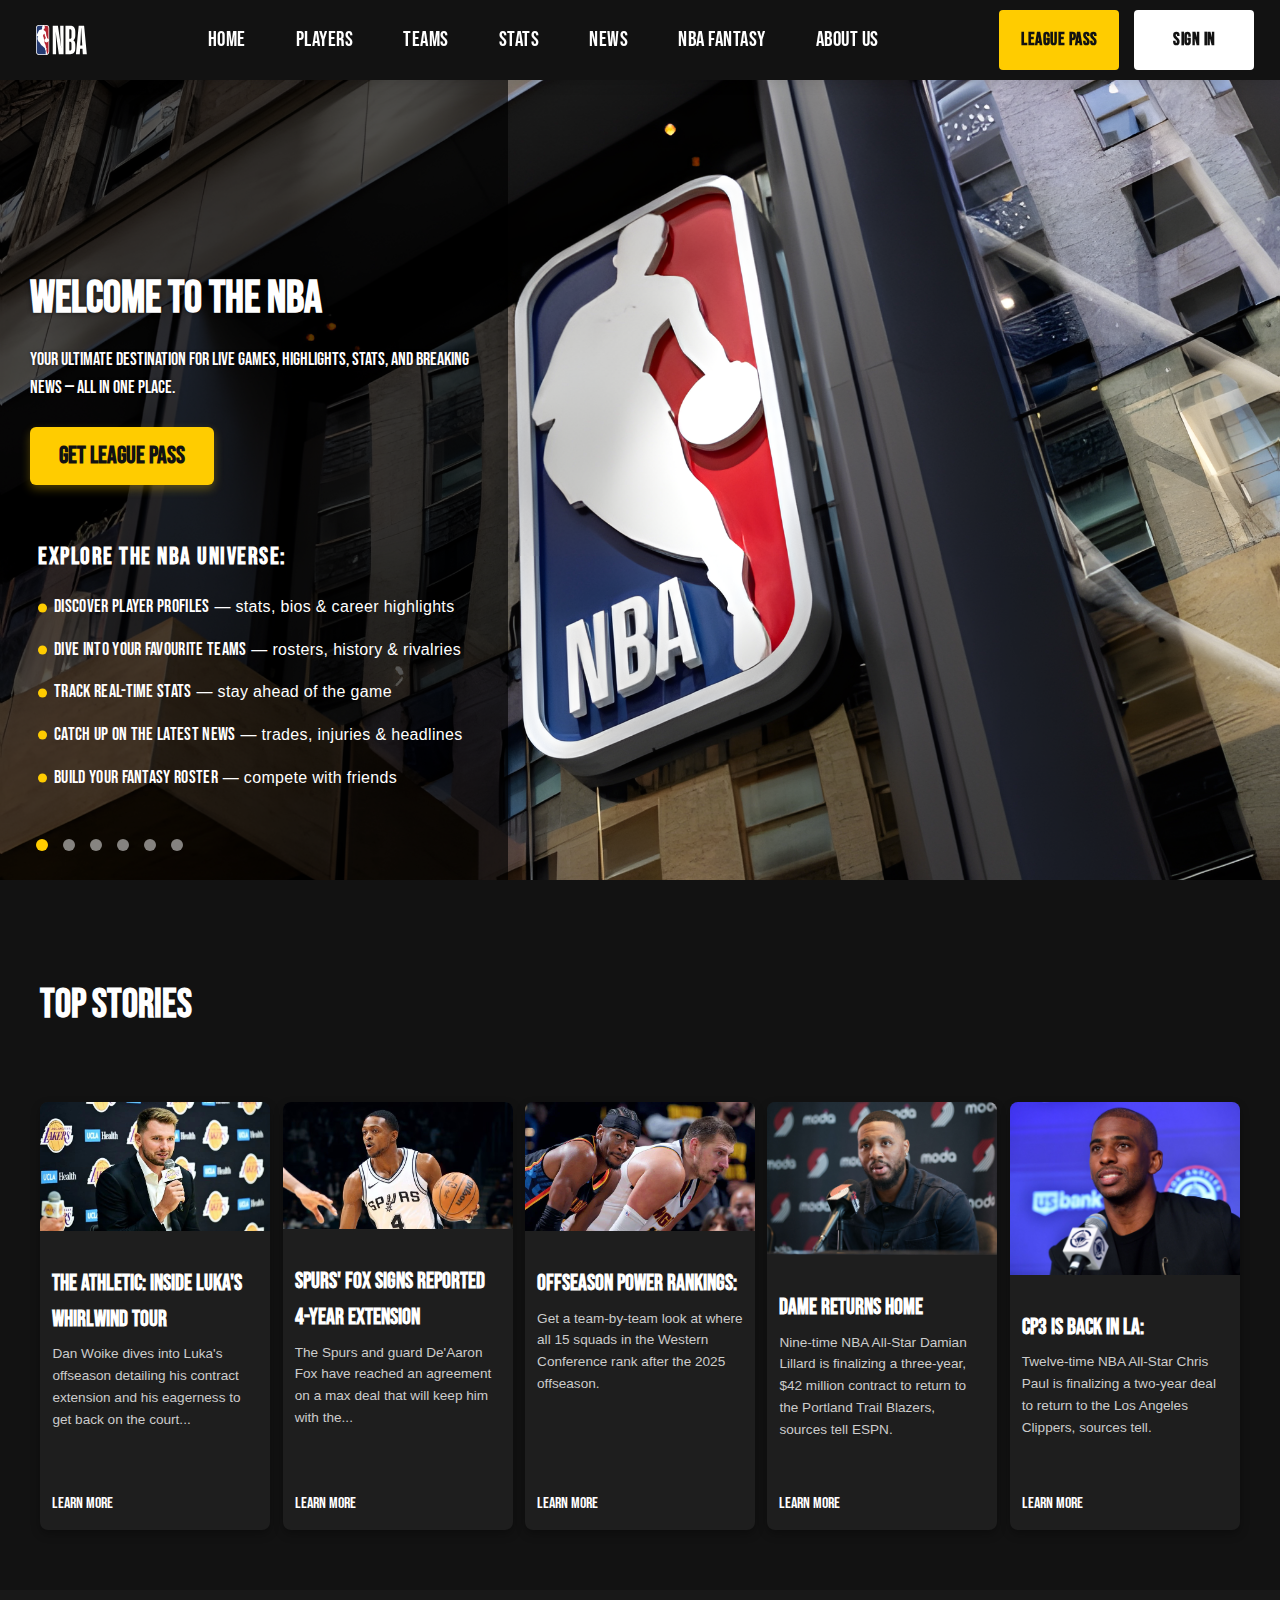
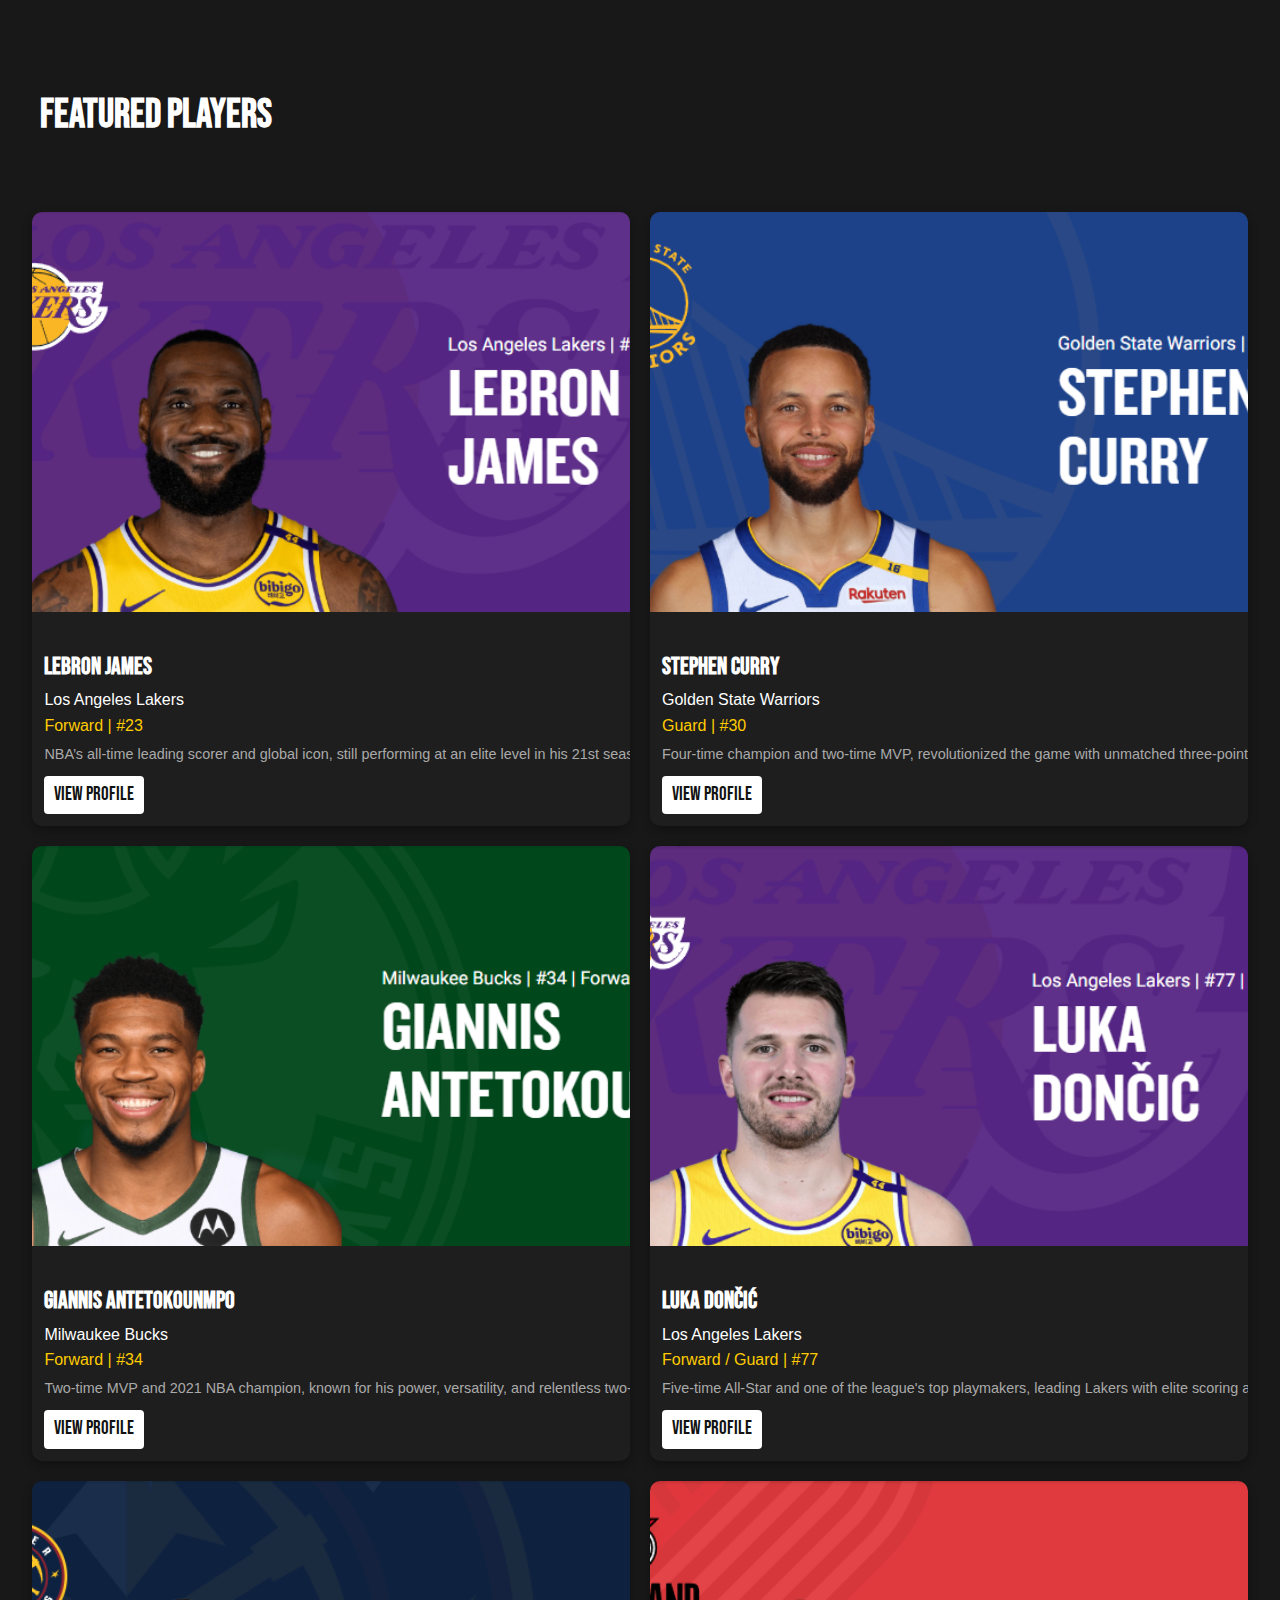
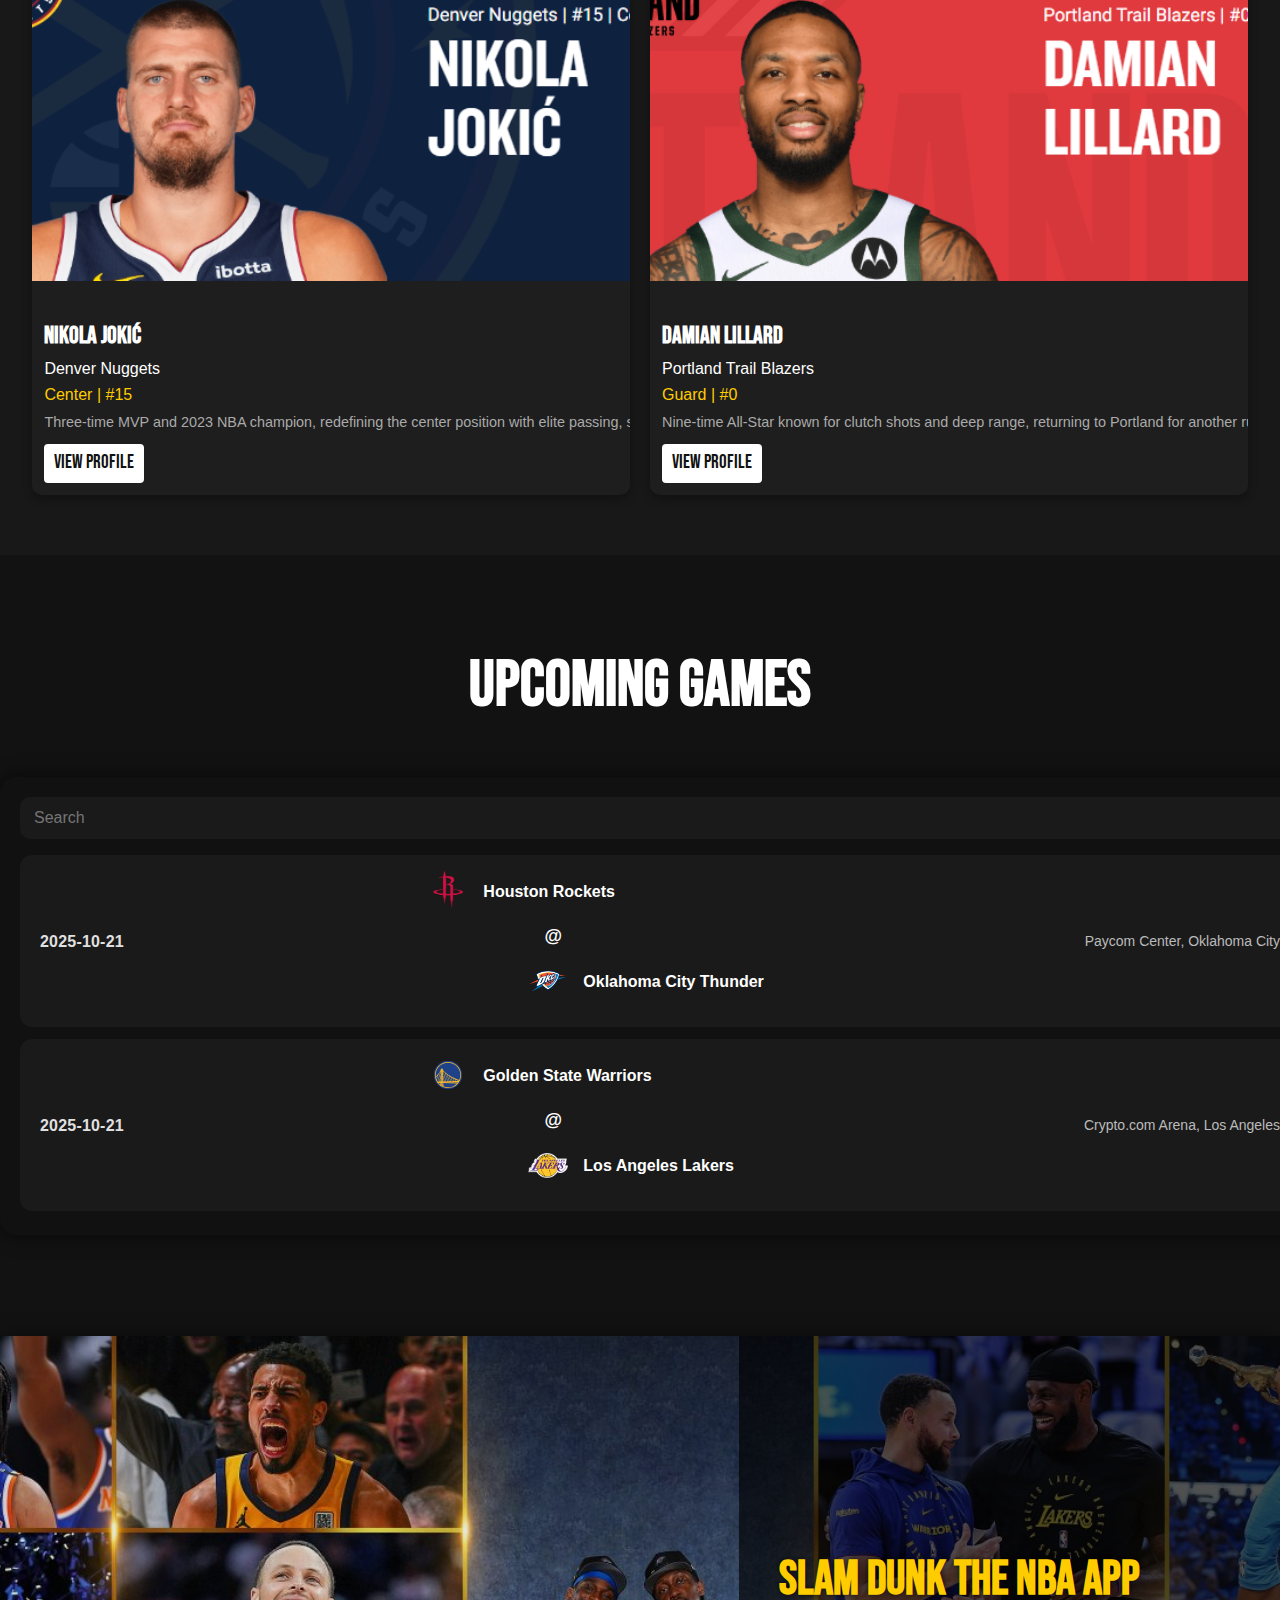
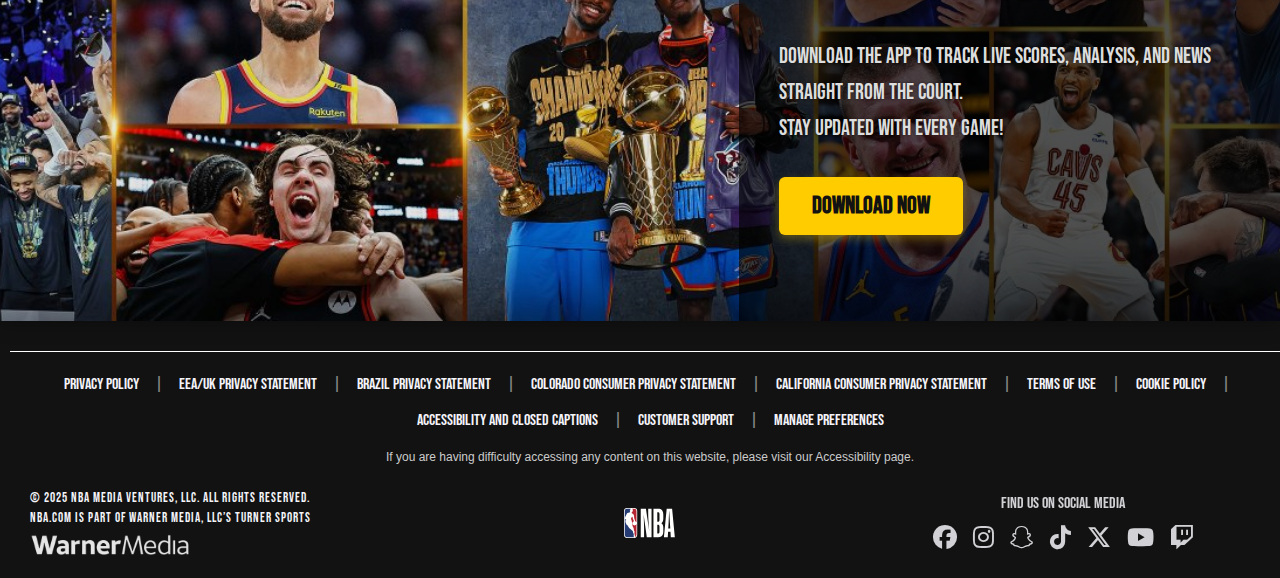
<file: index.html>
<!DOCTYPE html>
<html lang="en">
   <head>
      <meta charset="UTF-8">
      <meta name="viewport" content="width=device-width, initial-scale=1.0">
      <title>NBA</title>
      <link rel="stylesheet" href="style.css"/>
      <link href="https://fonts.googleapis.com/css2?family=Bebas+Neue&display=swap" rel="stylesheet">
      <link rel="stylesheet" href="https://cdnjs.cloudflare.com/ajax/libs/font-awesome/6.5.0/css/all.min.css">
      <link rel="icon" type="image/png" href="icons/NBA.png">
      <meta property="og:title" content="NBA Sign Up / Login">
      <meta property="og:description" content="Join the NBA community! Sign up or log in to follow your favorite teams and players.">
      <meta property="og:image" content="trivia_pics/nba.avif">
      <meta property="og:image:alt" content="NBA Sign Up and Login Page">
      <meta property="og:type" content="website">
      <meta property="og:url" content="https://tvoja-stranica.com">
      <meta property="og:site_name" content="NBA Fan Platform">
      <!-- Twitter/X specifični tagovi (opcionalno za bolji prikaz) -->
      <meta name="twitter:card" content="summary_large_image">
      <meta name="twitter:image" content="trivia_pics/nba.avif">
      <meta name="description" content="Join the NBA Fan Platform! Sign up or log in to follow your favorite NBA teams and players.">
   </head>
   <header>
      <div class="header-container">
         <div class="hamburger">
            <div></div>
            <div></div>
            <div></div>
         </div>
         <div class="logo-container">
            <img src="icons/nba_logo.svg" alt="logoIcon" class="logo">
         </div>
         <nav id="main-nav"> 
            <a href="index.html" class="navigation">Home</a>
            <a href="players.html" class="navigation">Players</a>
            <a href="teams.html" class="navigation">Teams</a>
            <a href="statistics.html" class="navigation">Stats</a>
            <a href="news.html" class="navigation">News</a>
            <a href="NBA_Fantasy.html" class="navigation">NBA Fantasy</a>
            <a href="about_us.html" class="navigation">About Us</a>
         </nav>
         <div class="auth-links">
            <a href="leaguePass.html" class="auth-link league-pass">League Pass</a>
            <a href="sign_in.html" class="auth-link sign-in">Sign In</a>
         </div>
      </div>
   </header>
   <div class="content">
      <section class="hero">
         <div class="hero-wrapper">
            <div class="slideshow">
               <img src="images/nba_slide1.png" alt="NBA Slide 1" class="hero-img">
               <img src="images/nba_slide2.png" alt="NBA Slide 2" class="hero-img">
               <img src="images/nba_slide3.png" alt="NBA Slide 3" class="hero-img">
               <img src="icons/team/allTeams.png" alt="NBA Slide 4" class="hero-img">
               <img src="images/nba_slide5.webp" alt="NBA Slide 5" class="hero-img">
               <img src="images/harden.jpg" alt="NBA Slide 6" class="hero-img">
            </div>
            <div class="slideshow-dots">
               <span class="dot" onclick="currentSlide(1)"></span>
               <span class="dot" onclick="currentSlide(2)"></span>
               <span class="dot" onclick="currentSlide(3)"></span>
               <span class="dot" onclick="currentSlide(4)"></span>
               <span class="dot" onclick="currentSlide(5)"></span>
               <span class="dot" onclick="currentSlide(6)"></span>
            </div>
            <div class="hero-overlay">
               <h2>Welcome to the NBA</h2>
               <p class="hero-subtitle">Your ultimate destination for live games, highlights, stats, and breaking news — all in one place.</p>
               <a href="leaguePass.html" class="cta-button">Get League Pass</a>
               <div class="related-content">
                  <strong>Explore the NBA Universe:</strong>
                  <ul>
                     <li><a href="players.html">DISCOVER PLAYER PROFILES</a> — stats, bios & career highlights</li>
                     <li><a href="teams.html">DIVE INTO YOUR FAVOURITE TEAMS</a> — rosters, history & rivalries</li>
                     <li><a href="statistics.html">TRACK REAL-TIME STATS</a> — stay ahead of the game</li>
                     <li><a href="news.html">CATCH UP ON THE LATEST NEWS</a> — trades, injuries & headlines</li>
                     <li><a href="NBA_Fantasy.html">BUILD YOUR FANTASY ROSTER</a> — compete with friends</li>
                  </ul>
               </div>
            </div>
         </div>
      </section>
      <section class="news-section">
         <div class="container">
            <h2 class="section-title">Top stories</h2>
            <div class="news-grid">
               <article class="news-card">
                  <img src="images/news_pics/side_pics/DONCICnews.jpg" alt="Naslov vijesti">
                  <div class="news-content">
                     <h3>The Athletic: Inside Luka's whirlwind tour</h3>
                     <p>Dan Woike dives into Luka's offseason detailing his contract extension and his eagerness to get back on the court...</p>
                     <a href="https://www.nytimes.com/athletic/6535653/2025/08/05/luka-doncic-lakers-contract-extension-nba/?redirected=1" target="_blank" class="read-more">Learn More</a>
                  </div>
               </article>
               <article class="news-card">
                  <img src="images/news_pics/side_pics/FOXextension.jpg" alt="Naslov vijesti">
                  <div class="news-content">
                     <h3>Spurs' Fox signs reported 4-year extension</h3>
                     <p>The Spurs and guard De'Aaron Fox have reached an agreement on a max deal that will keep him with the...</p>
                     <a href="https://www.nytimes.com/athletic/6533164/2025/08/04/deaaron-fox-spurs-contract-extension-max/" target="_blank" class="read-more">Learn More</a>
                  </div>
               </article>
               <article class="news-card">
                  <img src="images/news_pics/side_pics/westStandings.webp" alt="Naslov vijesti">
                  <div class="news-content">
                     <h3>Offseason Power Rankings:</h3>
                     <p>Get a team-by-team look at where all 15 squads in the Western Conference rank after the 2025 offseason.</p>
                     <a href="https://sports.yahoo.com/nba/article/nba-power-rankings-the-west-is-loaded-again-heres-how-all-15-teams-stack-up-after-offseason-upgrades-160144919.html" target="_blank" class="read-more">Learn More</a>
                  </div>
               </article>
               <article class="news-card">
                  <img src="images/news_pics/side_pics/DAMEreturn.jpg" alt="Naslov vijesti">
                  <div class="news-content">
                     <h3>Dame Returns Home</h3>
                     <p>Nine-time NBA All-Star Damian Lillard is finalizing a three-year, $42 million contract to return to the Portland Trail Blazers, sources tell ESPN.</p>
                     <a href="https://www.nytimes.com/athletic/6500915/2025/07/17/damian-lillard-contract-blazers-nba/" target="_blank" class="read-more">Learn More</a>
                  </div>
               </article>
               <article class="news-card">
                  <img src="images/news_pics/side_pics/CP3LA.jpg" alt="Naslov vijesti">
                  <div class="news-content">
                     <h3>CP3 Is Back in LA:</h3>
                     <p>Twelve-time NBA All-Star Chris Paul is finalizing a two-year deal to return to the Los Angeles Clippers, sources tell.</p>
                     <a href="https://www.nytimes.com/athletic/6506573/2025/07/21/clippers-chris-paul-signs-deal/" target="_blank" class="read-more">Learn More</a>
                  </div>
               </article>
            </div>
         </div>
      </section>
      <section class="featured-section">
         <div class="container">
            <h2 class="section-title2">Featured Players</h2>
            <div class="players-grid2">
               <div class="player-card2">
                  <img src="icons/players/lebron.png" alt="Damian Lillard">
                  <div class="player-info2">
                     <h3>Lebron James</h3>
                     <p class="team2">Los Angeles Lakers</p>
                     <p class="position">Forward | #23</p>
                     <p class="bio">NBA’s all-time leading scorer and global icon, still performing at an elite level in his 21st season with unmatched longevity and basketball IQ.</p>
                     <a href="https://www.espn.com/nba/player/_/id/1966/lebron-james" target="_blank" class="profile-btn">View Profile</a>
                  </div>
               </div>
               <div class="player-card2">
                  <img src="icons/players/curry.png" alt="Damian Lillard">
                  <div class="player-info2">
                     <h3>Stephen Curry</h3>
                     <p class="team2">Golden State Warriors</p>
                     <p class="position">Guard | #30</p>
                     <p class="bio">Four-time champion and two-time MVP, revolutionized the game with unmatched three-point shooting and clutch performances.</p>
                     <a href="https://www.espn.com/nba/player/_/id/3975/stephen-curry" target="_blank" class="profile-btn">View Profile</a>
                  </div>
               </div>
               <div class="player-card2">
                  <img src="icons/players/giannis.png" alt="Damian Lillard">
                  <div class="player-info2">
                     <h3>Giannis Antetokounmpo</h3>
                     <p class="team2">Milwaukee Bucks</p>
                     <p class="position">Forward | #34</p>
                     <p class="bio">Two-time MVP and 2021 NBA champion, known for his power, versatility, and relentless two-way impact on the court.</p>
                     <a href="https://www.espn.com/nba/player/_/id/3032977/giannis-antetokounmpo" target="_blank" class="profile-btn">View Profile</a>
                  </div>
               </div>
               <div class="player-card2">
                  <img src="icons/players/doncic.png" alt="Luka Dončić">
                  <div class="player-info2">
                     <h3>Luka Dončić</h3>
                     <p class="team2">Los Angeles Lakers</p>
                     <p class="position">Forward / Guard | #77</p>
                     <p class="bio">Five-time All-Star and one of the league's top playmakers, leading Lakers with elite scoring and vision.</p>
                     <a href="https://www.espn.com/nba/player/_/id/3945274/luka-doncic" target="_blank" class="profile-btn">View Profile</a>
                  </div>
               </div>
               <div class="player-card2">
                  <img src="icons/players/jokic.png" alt="Damian Lillard">
                  <div class="player-info2">
                     <h3>Nikola Jokić</h3>
                     <p class="team2">Denver Nuggets</p>
                     <p class="position">Center | #15</p>
                     <p class="bio">Three-time MVP and 2023 NBA champion, redefining the center position with elite passing, scoring, and basketball IQ.</p>
                     <a href="https://www.espn.com/nba/player/_/id/3112335/nikola-jokic" target="_blank" class="profile-btn">View Profile</a>
                  </div>
               </div>
               <div class="player-card2">
                  <img src="icons/players/lillard2.png" alt="Damian Lillard">
                  <div class="player-info2">
                     <h3>Damian Lillard</h3>
                     <p class="team2">Portland Trail Blazers</p>
                     <p class="position">Guard | #0</p>
                     <p class="bio">Nine-time All-Star known for clutch shots and deep range, returning to Portland for another run.</p>
                     <a href="https://www.espn.com/nba/player/_/id/6606/damian-lillard" target="_blank" class="profile-btn">View Profile</a>
                  </div>
               </div>
            </div>
         </div>
      </section>
      <h2 class="teams">Upcoming games</h2>
      <div class="schedule-container">
         <input type="text" id="search" placeholder="Search">
         <div id="schedule"></div>
      </div>
      <br><br><br>
      <section class="cta-banner">
         <div class="cta-image-wrapper">
            <img src="icons/nba_banner.webp" alt="NBA Crowd" class="cta-background">
            <div class="cta-overlay">
               <h2>Slam Dunk the NBA App</h2>
               <p>Download the app to track live scores, analysis, and news straight from the court. <br>Stay updated with every game!</p>
               <a href="https://play.google.com/store/apps/details?id=com.nbaimd.gametime.nba2011" target="_blank" class="cta-button">Download Now</a>
            </div>
         </div>
      </section>
   </div>
   <footer class="footer">
      <div class="footer-line"></div>
      <!-- Footer links -->
      <div class="footer-links">
         <a href="#" data-policy="privacy-policy">Privacy Policy</a><span>|</span>
         <a href="#" data-policy="eea-uk">EEA/UK Privacy Statement</a><span>|</span>
         <a href="#" data-policy="brazil">Brazil Privacy Statement</a><span>|</span>
         <a href="#" data-policy="colorado">Colorado Consumer Privacy Statement</a><span>|</span>
         <a href="#" data-policy="california">California Consumer Privacy Statement</a><span>|</span>
         <a href="#" data-policy="terms">Terms of Use</a><span>|</span>
         <a href="#" data-policy="cookie">Cookie Policy</a><span>|</span>
         <a href="#" data-policy="accessibility">Accessibility and Closed Captions</a><span>|</span>
         <a href="#" data-policy="support">Customer Support</a><span>|</span>
         <a href="#" data-policy="preferences">Manage Preferences</a>
      </div>
      <!-- Popup za prikaz policy teksta -->
      <div class="popup-overlay" id="policy-popup" style="display: none;">
         <div class="popup-content">
            <span id="close-popup-x" class="close-x">✕</span>
            <h3 id="popup-title">Policy Title</h3>
            <div id="popup-text">Policy text will appear here.</div>
         </div>
      </div>
      <p class="accessibility-note">
         If you are having difficulty accessing any content on this website, please visit our Accessibility page.
      </p>
      <div class="footer-bottom">
         <div class="bottom-left">
            <p class="bottom-text">
               © 2025 NBA Media Ventures, LLC. All rights reserved.<br>
               NBA.com is part of Warner Media, LLC’s Turner Sports
            </p>
            <div class="footer-logo">
               <img src="icons/warner_media_logo.png" alt="Warner Media Logo">
            </div>
         </div>
         <div class="logo-footer">
            <img src="icons/nba_logo.svg" alt="NBA Logo" class="logo">
         </div>
         <div class="social-media">
            <p class="social-text">Find us on social media</p>
            <div class="social-icons">
               <a href="https://www.facebook.com/nba" target="_blank" aria-label="Facebook"><i class="fab fa-facebook"></i></a>
               <a href="https://www.instagram.com/nba/" target="_blank" aria-label="Instagram"><i class="fab fa-instagram"></i></a>
               <a href="https://www.snapchat.com/@nba" target="_blank" aria-label="Snapchat"><i class="fab fa-snapchat-ghost"></i></a>
               <a href="https://www.tiktok.com/@nba" target="_blank" aria-label="TikTok"><i class="fab fa-tiktok"></i></a>
               <a href="https://x.com/nba" target="_blank" aria-label="X"><i class="fab fa-x-twitter"></i></a>
               <a href="https://www.youtube.com/@NBA" target="_blank" aria-label="YouTube"><i class="fab fa-youtube"></i></a>
               <a href="https://www.twitch.tv/nba" target="_blank" aria-label="Twitch"><i class="fab fa-twitch"></i></a>
            </div>
         </div>
      </div>
   </footer>
   <script src="script.js"></script>
   </body>
</html>
</file>
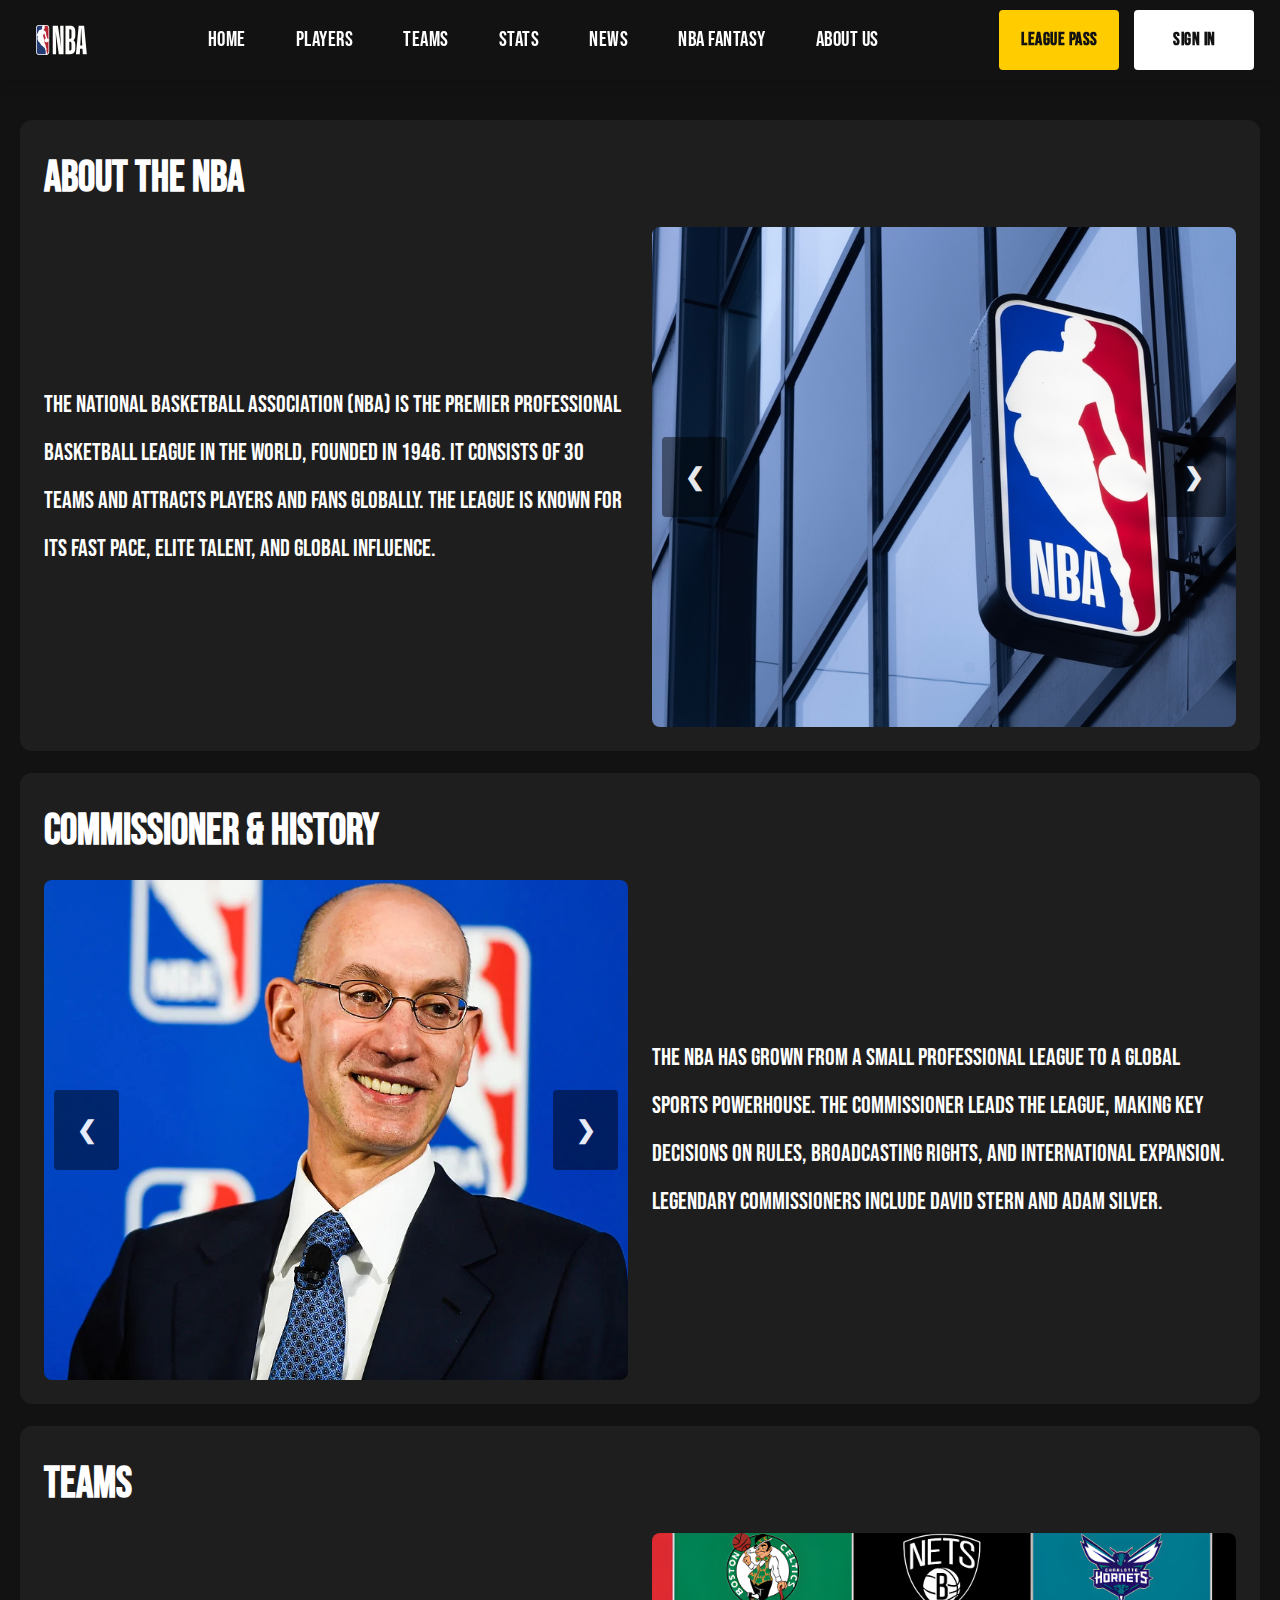
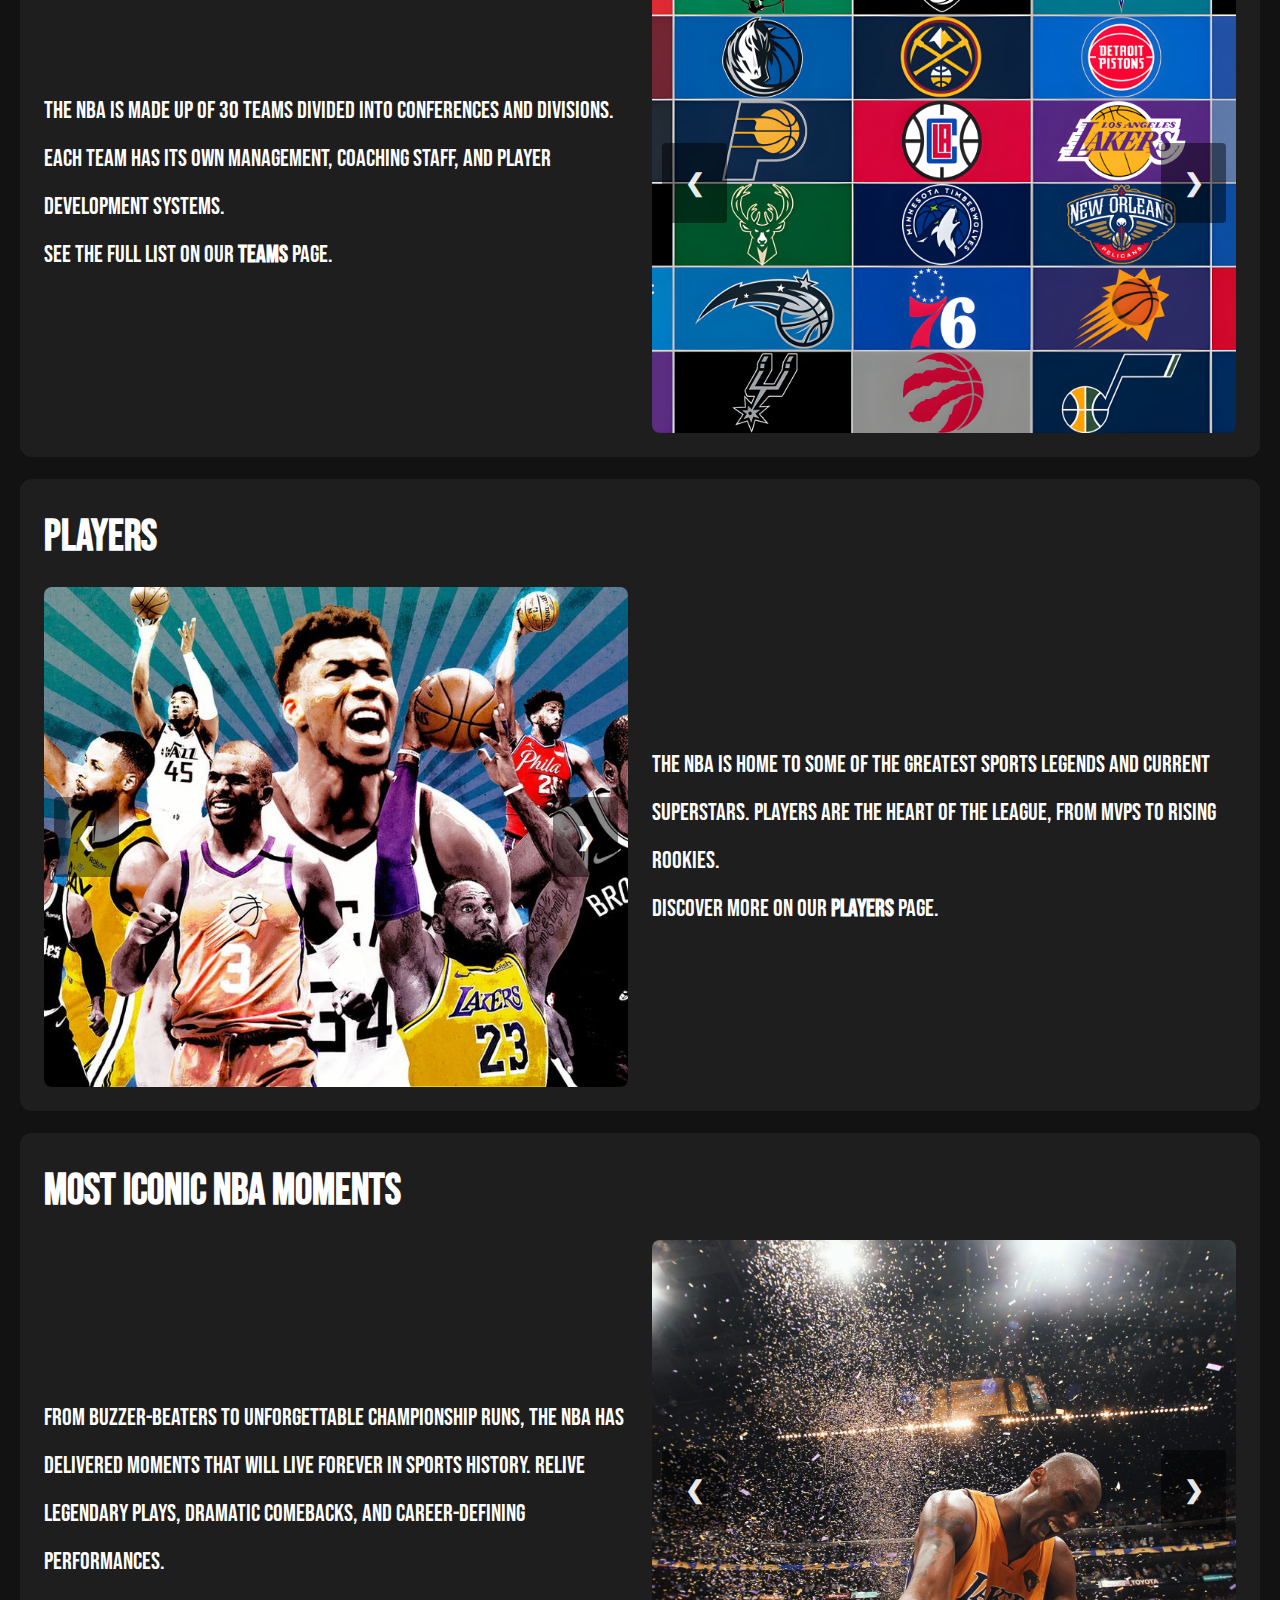
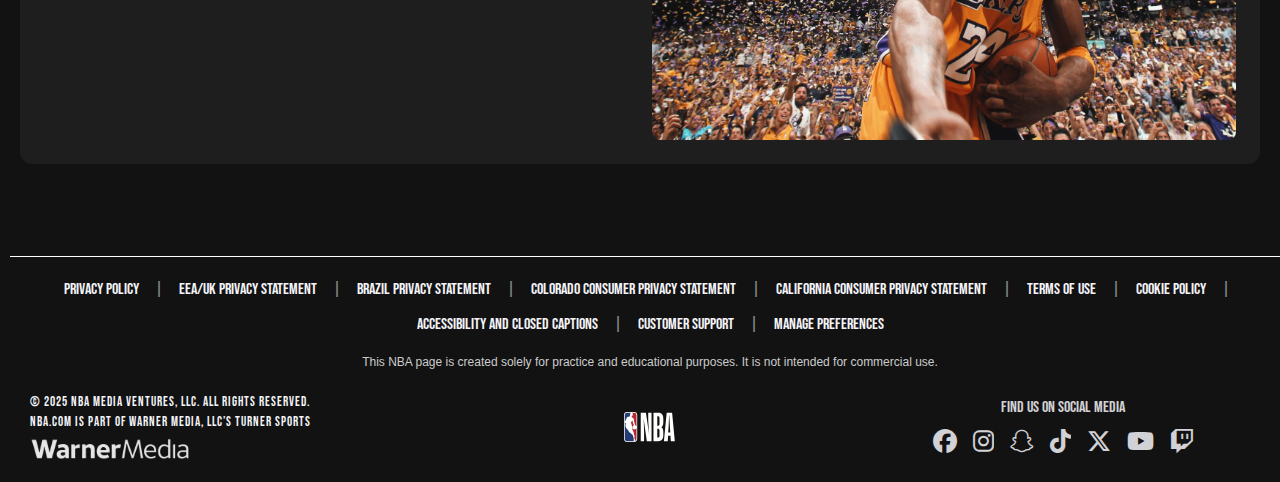
<file: about_us.html>
<!DOCTYPE html>
<html lang="en">
   <head>
      <!-- Google tag (gtag.js) -->
      <script async src="https://www.googletagmanager.com/gtag/js?id=G-RL9JVF6KZ1"></script>
      <script>
        window.dataLayer = window.dataLayer || [];
        function gtag(){dataLayer.push(arguments);}
        gtag('js', new Date());
      
        gtag('config', 'G-RL9JVF6KZ1');
      </script>
      <meta charset="UTF-8">
      <meta name="viewport" content="width=device-width, initial-scale=1.0">
      <title>About Us | NBA</title>
      <link rel="stylesheet" href="style.css"/>
      <link href="https://fonts.googleapis.com/css2?family=Bebas+Neue&display=swap" rel="stylesheet">
      <link rel="stylesheet" href="https://cdnjs.cloudflare.com/ajax/libs/font-awesome/6.5.0/css/all.min.css">
      <link rel="icon" type="image/png" href="icons/NBA.png">
      <meta property="og:title" content="NBA Sign Up / Login">
      <meta property="og:description" content="Join the NBA community! Sign up or log in to follow your favorite teams and players.">
      <meta property="og:image" content="trivia_pics/nba.png">
      <meta property="og:image:alt" content="NBA Sign Up and Login Page">
      <meta property="og:type" content="website">
      <meta property="og:url" content="https://tvoja-stranica.com">
      <meta property="og:site_name" content="NBA Fan Platform">
      <!-- Twitter/X specifični tagovi (opcionalno za bolji prikaz) -->
      <meta name="twitter:card" content="summary_large_image">
      <meta name="twitter:image" content="trivia_pics/nba.png">
      <meta name="description" content="Join the NBA Fan Platform! Sign up or log in to follow your favorite NBA teams and players.">
   </head>
   <header>
      <div class="header-container">
         <div class="hamburger">
            <div></div>
            <div></div>
            <div></div>
         </div>
         <div class="logo-container">
            <img src="icons/nba_logo.svg" alt="logoIcon" class="logo">
         </div>
         <nav id="main-nav"> 
            <a href="index.html" class="navigation">Home</a>
            <a href="players.html" class="navigation">Players</a>
            <a href="teams.html" class="navigation">Teams</a>
            <a href="statistics.html" class="navigation">Stats</a>
            <a href="news.html" class="navigation">News</a>
            <a href="NBA_fantasy.html" class="navigation">NBA Fantasy</a>
            <a href="about_us.html" class="navigation">About Us</a>
         </nav>
         <div class="auth-links">
            <a href="leaguePass.html" class="auth-link league-pass">League Pass</a>
            <a href="sign_in.html" class="auth-link sign-in">Sign In</a>
         </div>
      </div>
   </header>
   <div class="nba-about-sections">
      <section class="nba-about-section nba-sec-1" style="background:var(--bg-alt);">
         <div class="nba-about-hdr">
            <h3>About the NBA</h3>
         </div>
         <div class="nba-about-row">
            <div class="nba-about-text">
               <p>The National Basketball Association (NBA) is the premier professional basketball league in the world, founded in 1946. It consists of 30 teams and attracts players and fans globally. The league is known for its fast pace, elite talent, and global influence.</p>
            </div>
            <div class="nba-gallery">
               <button class="arrow left">&#10094;</button>
               <img src="images/nba.jpg" alt="NBA court illustration" class="active">
               <img src="images/mvp.avif" alt="NBA gallery image 2">
               <img src="images/news_pics/main_pics/championTrophy.jpeg" alt="NBA gallery image 3">
               <img src="images/nbaCourt.jpg" alt="NBA gallery image 4">
               <img src="images/nba.png" alt="NBA gallery image 5">
               <button class="arrow right">&#10095;</button>
            </div>
         </div>
      </section>
      <section class="nba-about-section nba-sec-2" style="background:var(--bg-alt);">
         <div class="nba-about-hdr">
            <h3>Commissioner & History</h3>
         </div>
         <div class="nba-about-row">
            <div class="nba-gallery">
               <button class="arrow left">&#10094;</button>
               <img src="images/news_pics/side_pics/adamSilver.webp" alt="NBA commissioner portrait" class="active">
               <img src="images/stern.png" alt="History gallery 2">
               <img src="images/larry.jpg" alt="History gallery 3">
               <img src="images/NBAfounders.jpg" alt="History gallery 4">
               <img src="images/nbaOld.jpeg" alt="History gallery 5">
               <button class="arrow right">&#10095;</button>
            </div>
            <div class="nba-about-text">
               <p>The NBA has grown from a small professional league to a global sports powerhouse. The Commissioner leads the league, making key decisions on rules, broadcasting rights, and international expansion. Legendary commissioners include David Stern and Adam Silver.</p>
            </div>
         </div>
      </section>
      <section class="nba-about-section nba-sec-3" style="background:var(--bg-alt);">
         <div class="nba-about-hdr">
            <h3>Teams</h3>
         </div>
         <div class="nba-about-row">
            <div class="nba-about-text">
               <p>The NBA is made up of 30 teams divided into conferences and divisions. Each team has its own management, coaching staff, and player development systems.</p>
               <p>See the full list on our <a class="nba-link" href="teams.html">Teams</a> page.</p>
            </div>
            <div class="nba-gallery">
               <button class="arrow left">&#10094;</button>
               <img src="icons/team/allTeams.png" alt="NBA teams collage" class="active">
               <img src="images/eastConf.avif" alt="Teams gallery 2">
               <img src="images/westConf.avif" alt="Teams gallery 3">
               <button class="arrow right">&#10095;</button>
            </div>
         </div>
      </section>
      <section class="nba-about-section nba-sec-4" style="background:var(--bg-alt);">
         <div class="nba-about-hdr">
            <h3>Players</h3>
         </div>
         <div class="nba-about-row">
            <div class="nba-gallery">
               <button class="arrow left">&#10094;</button>
               <img src="images/players.jpeg" alt="NBA players action" class="active">
               <img src="images/Playes.webp" alt="Players gallery 2">
               <img src="images/players2.jpg" alt="Players gallery 3">
               <img src="images/allStar.webp" alt="Players gallery 4">
               <img src="images/kd.avif" alt="Players gallery 5">
               <img src="images/edwards.jpg" alt="Players gallery 6">
               <img src="images/doncic.avif" alt="Players gallery 7">
               <img src="images/shai.jpg" alt="Players gallery 8">
               <img src="images/allStarEast.jpg" alt="Players gallery 9">
               <img src="images/allStarWest.jpg" alt="Players gallery 10">
               <button class="arrow right">&#10095;</button>
            </div>
            <div class="nba-about-text">
               <p>The NBA is home to some of the greatest sports legends and current superstars. Players are the heart of the league, from MVPs to rising rookies.</p>
               <p>Discover more on our <a class="nba-link" href="players.html">Players</a> page.</p>
            </div>
         </div>
      </section>
      <section class="nba-about-section nba-sec-5" style="background:var(--bg-alt);">
         <div class="nba-about-hdr">
            <h3>Most Iconic NBA Moments</h3>
         </div>
         <div class="nba-about-row">
            <div class="nba-about-text">
               <p>From buzzer-beaters to unforgettable championship runs, the NBA has delivered moments that will live forever in sports history. Relive legendary plays, dramatic comebacks, and career-defining performances.</p>
            </div>
            <div class="nba-gallery">
               <button class="arrow left">&#10094;</button>
               <img src="images/kobe2.jpg" alt="Iconic NBA moments montage" class="active">
               <img src="images/lebronWade.jpg" alt="Moments gallery 2">
               <img src="images/skyhook.avif" alt="Moments gallery 3">
               <img src="images/kawhi.jpg" alt="Moments gallery 4">
               <img src="images/jordan.webp" alt="Moments gallery 5">
               <img src="images/BirdMagic.jpg" alt="Moments gallery 6">
               <img src="images/iverson.jpg" alt="Moments gallery 7">
               <img src="images/carter.jpg" alt="Moments gallery 8">
               <img src="images/shaq.jpg" alt="Moments gallery 9">
               <img src="images/kyrie.webp" alt="Moments gallery 10">
               <img src="images/rayAllen.webp" alt="Moments gallery11">
               <img src="images/king.webp" alt="Moments gallery 12">
               <img src="images/hunderdPoints.webp" alt="Moments gallery 13">
               <img src="images/kobe.jpg" alt="Moments gallery 14">
               <img src="images/west.jpg" alt="Moments gallery 15">
               <img src="images/curry.jpg" alt="Moments gallery 16">
               <img src="images/kobeJordan.webp" alt="Moments gallery 17">
               <img src="images/giannis.jpg" alt="Moments gallery 18">
               <img src="images/lavine.jpg" alt="Moments gallery 19">
               <img src="images/jamesBlock.jpg" alt="Moments gallery 20">
               <button class="arrow right">&#10095;</button>
            </div>
         </div>
      </section>
   </div>
   <footer class="footer">
      <div class="footer-line"></div>
      <!-- Footer links -->
      <div class="footer-links">
         <a href="#" data-policy="privacy-policy">Privacy Policy</a><span>|</span>
         <a href="#" data-policy="eea-uk">EEA/UK Privacy Statement</a><span>|</span>
         <a href="#" data-policy="brazil">Brazil Privacy Statement</a><span>|</span>
         <a href="#" data-policy="colorado">Colorado Consumer Privacy Statement</a><span>|</span>
         <a href="#" data-policy="california">California Consumer Privacy Statement</a><span>|</span>
         <a href="#" data-policy="terms">Terms of Use</a><span>|</span>
         <a href="#" data-policy="cookie">Cookie Policy</a><span>|</span>
         <a href="#" data-policy="accessibility">Accessibility and Closed Captions</a><span>|</span>
         <a href="#" data-policy="support">Customer Support</a><span>|</span>
         <a href="#" data-policy="preferences">Manage Preferences</a>
      </div>
      <!-- Popup za prikaz policy teksta -->
      <div class="popup-overlay" id="policy-popup" style="display: none;">
         <div class="popup-content">
            <span id="close-popup-x" class="close-x">✕</span>
            <h3 id="popup-title">Policy Title</h3>
            <div id="popup-text">Policy text will appear here.</div>
         </div>
      </div>
      <p class="accessibility-note">
         This NBA page is created solely for practice and educational purposes. It is not intended for commercial use.
      </p>
      <div class="footer-bottom">
         <div class="bottom-left">
            <p class="bottom-text">
               © 2025 NBA Media Ventures, LLC. All rights reserved.<br>
               NBA.com is part of Warner Media, LLC’s Turner Sports
            </p>
            <div class="footer-logo">
               <img src="icons/warner_media_logo.png" alt="Warner Media Logo">
            </div>
         </div>
         <div class="logo-footer">
            <img src="icons/nba_logo.svg" alt="NBA Logo" class="logo">
         </div>
         <div class="social-media">
            <p class="social-text">Find us on social media</p>
            <div class="social-icons">
               <a href="https://www.facebook.com/nba" target="_blank" aria-label="Facebook"><i class="fab fa-facebook"></i></a>
               <a href="https://www.instagram.com/nba/" target="_blank" aria-label="Instagram"><i class="fab fa-instagram"></i></a>
               <a href="https://www.snapchat.com/@nba" target="_blank" aria-label="Snapchat"><i class="fab fa-snapchat-ghost"></i></a>
               <a href="https://www.tiktok.com/@nba" target="_blank" aria-label="TikTok"><i class="fab fa-tiktok"></i></a>
               <a href="https://x.com/nba" target="_blank" aria-label="X"><i class="fab fa-x-twitter"></i></a>
               <a href="https://www.youtube.com/@NBA" target="_blank" aria-label="YouTube"><i class="fab fa-youtube"></i></a>
               <a href="https://www.twitch.tv/nba" target="_blank" aria-label="Twitch"><i class="fab fa-twitch"></i></a>
            </div>
         </div>
      </div>
   </footer>
   <script src="aboutUs.js"></script>
   </body>
</html>
</file>
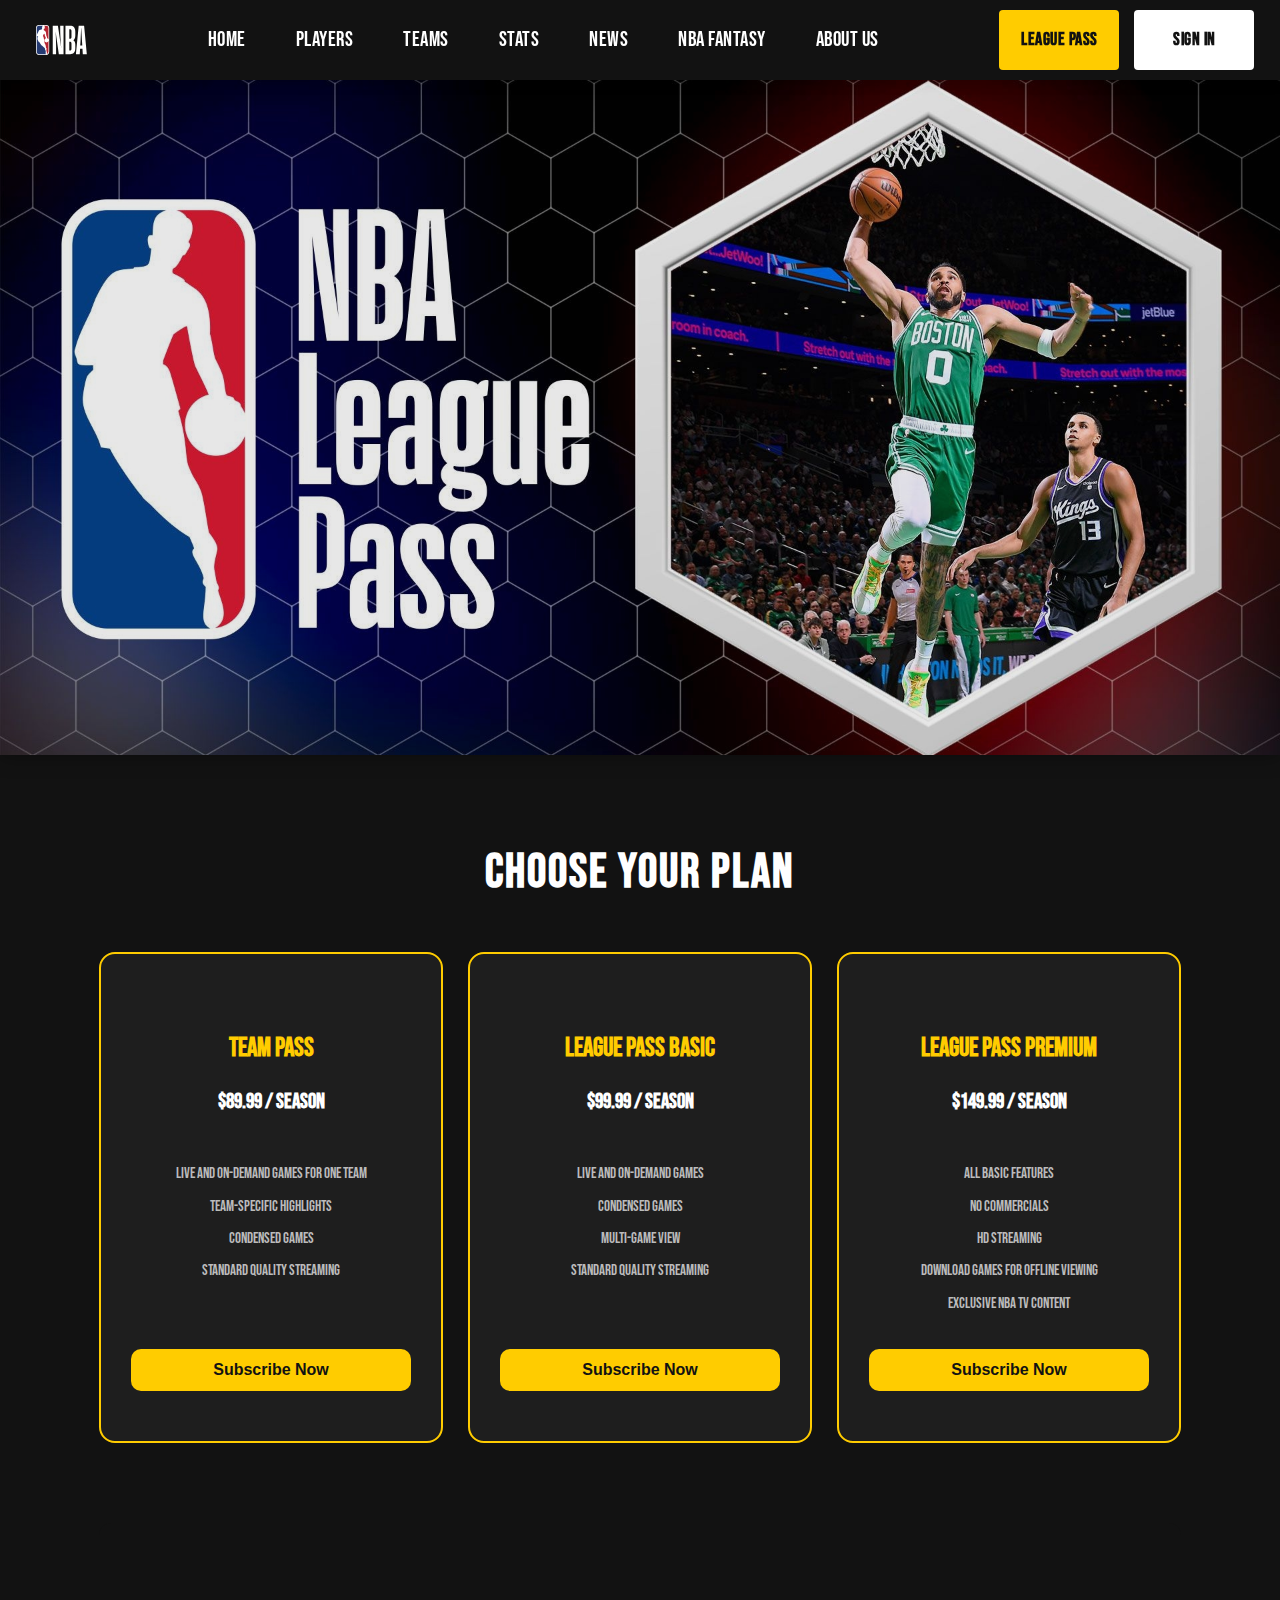
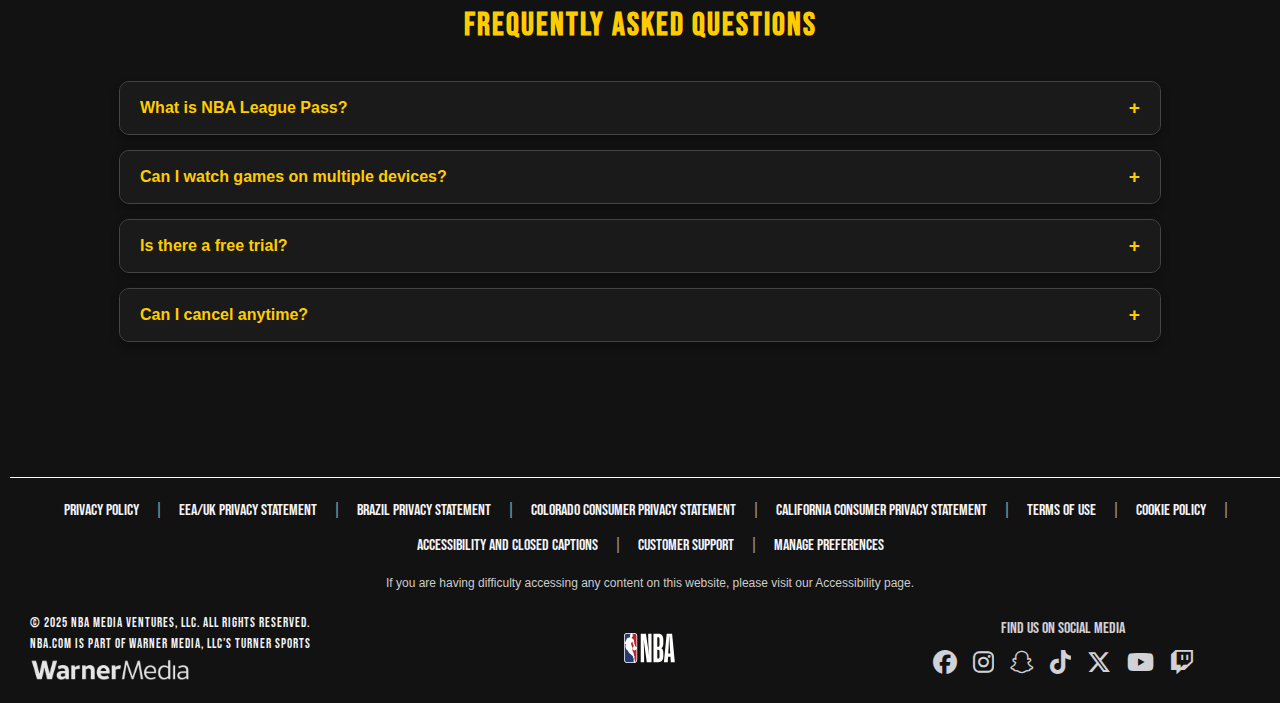
<file: leaguePass.html>
<!DOCTYPE html>
<html lang="en">
   <head>
      <meta charset="UTF-8">
      <meta name="viewport" content="width=device-width, initial-scale=1.0">
      <title>NBA League Pass</title>
      <link rel="stylesheet" href="style.css"/>
      <link href="https://fonts.googleapis.com/css2?family=Bebas+Neue&display=swap" rel="stylesheet">
      <link rel="stylesheet" href="https://cdnjs.cloudflare.com/ajax/libs/font-awesome/6.5.0/css/all.min.css">
      <link rel="icon" type="image/png" href="icons/NBA.png">
      <meta property="og:title" content="NBA Sign Up / Login">
      <meta property="og:description" content="Join the NBA community! Sign up or log in to follow your favorite teams and players.">
      <meta property="og:image" content="trivia_pics/nba.avif">
      <meta property="og:image:alt" content="NBA Sign Up and Login Page">
      <meta property="og:type" content="website">
      <meta property="og:url" content="https://tvoja-stranica.com">
      <meta property="og:site_name" content="NBA Fan Platform">
      <!-- Twitter/X specifični tagovi (opcionalno za bolji prikaz) -->
      <meta name="twitter:card" content="summary_large_image">
      <meta name="twitter:image" content="trivia_pics/nba.avif">
      <meta name="description" content="Join the NBA Fan Platform! Sign up or log in to follow your favorite NBA teams and players.">
   </head>
   <body>
      <header>
         <div class="header-container">
            <div class="hamburger">
               <div></div>
               <div></div>
               <div></div>
            </div>
            <div class="logo-container">
               <img src="icons/nba_logo.svg" alt="logoIcon" class="logo">
            </div>
            <nav id="main-nav"> 
               <a href="index.html" class="navigation">Home</a>
               <a href="players.html" class="navigation">Players</a>
               <a href="teams.html" class="navigation">Teams</a>
               <a href="statistics.html" class="navigation">Stats</a>
               <a href="news.html" class="navigation">News</a>
               <a href="NBA_fantasy.html" class="navigation">NBA Fantasy</a>
               <a href="about_us.html" class="navigation">About Us</a>
            </nav>
            <div class="auth-links">
               <a href="leaguePass.html" class="auth-link league-pass">League Pass</a>
               <a href="sign_in.html" class="auth-link sign-in">Sign In</a>
            </div>
         </div>
      </header>
      <section class="cta-banner2">
         <div class="cta-image-wrapper2">
            <img src="images/leaguePass3.jpg" alt="NBA Crowd" class="cta-background2">
         </div>
      </section>
      <main class="league-pass-main">
         <section class="subscription-options">
         <h2>Choose Your Plan</h2>
         <div class="cards-container">
            <div class="subscription-card">
               <h3>Team Pass</h3>
               <p class="price">$89.99 / season</p>
               <ul>
                  <li>Live and on-demand games for one team</li>
                  <li>Team-specific highlights</li>
                  <li>Condensed games</li>
                  <li>Standard quality streaming</li>
               </ul>
               <button class="subscribe-btn" data-plan="team pass">Subscribe Now</button>
            </div>
            <div class="subscription-card">
               <h3>League Pass Basic</h3>
               <p class="price">$99.99 / season</p>
               <ul>
                  <li>Live and on-demand games</li>
                  <li>Condensed games</li>
                  <li>Multi-game view</li>
                  <li>Standard quality streaming</li>
               </ul>
               <button class="subscribe-btn" data-plan="basic pass">Subscribe Now</button>
            </div>
            <div class="subscription-card premium">
               <h3>League Pass Premium</h3>
               <p class="price">$149.99 / season</p>
               <ul>
                  <li>All Basic features</li>
                  <li>No commercials</li>
                  <li>HD streaming</li>
                  <li>Download games for offline viewing</li>
                  <li>Exclusive NBA TV content</li>
               </ul>
               <button class="subscribe-btn" data-plan="premium pass">Subscribe Now</button>
            </div>
         </div>
         <!-- FAQ Sekcija -->
         <section class="faq-section">
            <h2>Frequently Asked Questions</h2>
            <div class="faq-item">
               <button class="faq-question">What is NBA League Pass?</button>
               <div class="faq-answer">
                  <p>NBA League Pass gives you access to live and on-demand games, highlights, and exclusive NBA content.</p>
               </div>
            </div>
            <div class="faq-item">
               <button class="faq-question">Can I watch games on multiple devices?</button>
               <div class="faq-answer">
                  <p>Yes! You can stream on your computer, smartphone, tablet, or smart TV.</p>
               </div>
            </div>
            <div class="faq-item">
               <button class="faq-question">Is there a free trial?</button>
               <div class="faq-answer">
                  <p>NBA League Pass occasionally offers free trial periods during the season. Check the site for promotions.</p>
               </div>
            </div>
            <div class="faq-item">
               <button class="faq-question">Can I cancel anytime?</button>
               <div class="faq-answer">
                  <p>Yes, you can cancel your subscription at any time without extra charges.</p>
               </div>
            </div>
         </section>
         <!-- Payment Modal -->
         <div id="payment-modal" class="modal">
            <div class="modal-content">
               <span class="close">&times;</span>
               <h2>Enter Payment Details</h2>
               <form id="payment-form">
                  <label>
                  Card Number:
                  <input type="text" id="card-number" placeholder="1234 5678 9012 3456" maxlength="19">
                  </label>
                  <label>
                  Expiry Date:
                  <input type="text" id="expiry-date" placeholder="MM/YY" maxlength="5">
                  </label>
                  <label>
                  CVV:
                  <input type="text" id="cvv" placeholder="123" required>
                  </label>
                  <label>
                  Email:
                  <input type="email" id="email" placeholder="JohnDoe@example.com" required>
                  </label>
                  <button type="submit">Pay Now</button>
               </form>
            </div>
         </div>
      </main>
      <!-- Confirmation Popup -->
      <div id="confirmation-popup" class="popup">
         <div class="popup-content confirmation-content">
            <span class="close-popup">&times;</span>
            <h3>Subscription Confirmed!</h3>
            <p id="confirmation-info"></p>
         </div>
      </div>
      <div id="cancel-popup" class="popup">
         <div class="popup-content">
            <span class="close-popup">&times;</span>
            <h2>Subscription Cancelled</h2>
            <p id="cancel-info"></p>
         </div>
      </div>
      <footer class="footer">
         <div class="footer-line"></div>
         <!-- Footer links -->
         <div class="footer-links">
            <a href="#" data-policy="privacy-policy">Privacy Policy</a><span>|</span>
            <a href="#" data-policy="eea-uk">EEA/UK Privacy Statement</a><span>|</span>
            <a href="#" data-policy="brazil">Brazil Privacy Statement</a><span>|</span>
            <a href="#" data-policy="colorado">Colorado Consumer Privacy Statement</a><span>|</span>
            <a href="#" data-policy="california">California Consumer Privacy Statement</a><span>|</span>
            <a href="#" data-policy="terms">Terms of Use</a><span>|</span>
            <a href="#" data-policy="cookie">Cookie Policy</a><span>|</span>
            <a href="#" data-policy="accessibility">Accessibility and Closed Captions</a><span>|</span>
            <a href="#" data-policy="support">Customer Support</a><span>|</span>
            <a href="#" data-policy="preferences">Manage Preferences</a>
         </div>
         <!-- Popup za prikaz policy teksta -->
         <div class="popup-overlay" id="policy-popup" style="display: none;">
            <div class="popup-content">
               <span id="close-popup-x" class="close-x">✕</span>
               <h3 id="popup-title">Policy Title</h3>
               <div id="popup-text">Policy text will appear here.</div>
            </div>
         </div>
         <p class="accessibility-note">
            If you are having difficulty accessing any content on this website, please visit our Accessibility page.
         </p>
         <div class="footer-bottom">
            <div class="bottom-left">
               <p class="bottom-text">
                  © 2025 NBA Media Ventures, LLC. All rights reserved.<br>
                  NBA.com is part of Warner Media, LLC’s Turner Sports
               </p>
               <div class="footer-logo">
                  <img src="icons/warner_media_logo.png" alt="Warner Media Logo">
               </div>
            </div>
            <div class="logo-footer">
               <img src="icons/nba_logo.svg" alt="NBA Logo" class="logo">
            </div>
            <div class="social-media">
               <p class="social-text">Find us on social media</p>
               <div class="social-icons">
                  <a href="https://www.facebook.com/nba" target="_blank" aria-label="Facebook"><i class="fab fa-facebook"></i></a>
                  <a href="https://www.instagram.com/nba/" target="_blank" aria-label="Instagram"><i class="fab fa-instagram"></i></a>
                  <a href="https://www.snapchat.com/@nba" target="_blank" aria-label="Snapchat"><i class="fab fa-snapchat-ghost"></i></a>
                  <a href="https://www.tiktok.com/@nba" target="_blank" aria-label="TikTok"><i class="fab fa-tiktok"></i></a>
                  <a href="https://x.com/nba" target="_blank" aria-label="X"><i class="fab fa-x-twitter"></i></a>
                  <a href="https://www.youtube.com/@NBA" target="_blank" aria-label="YouTube"><i class="fab fa-youtube"></i></a>
                  <a href="https://www.twitch.tv/nba" target="_blank" aria-label="Twitch"><i class="fab fa-twitch"></i></a>
               </div>
            </div>
         </div>
      </footer>
      <script src="leaguePassScript.js"></script>
   </body>
</html>
</file>
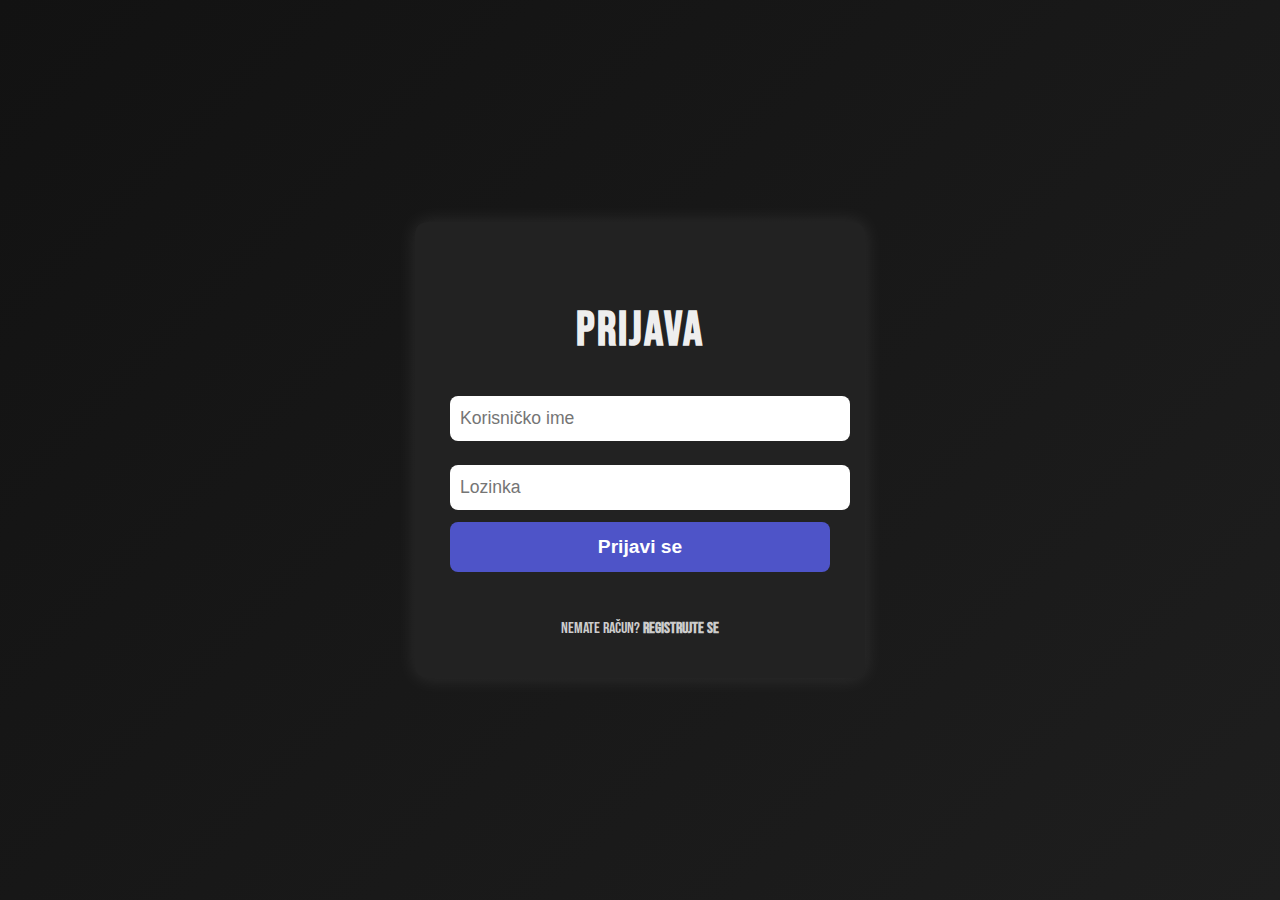
<file: login.html>
<!DOCTYPE html>
<html lang="bs">
   <head>
      <meta charset="UTF-8" />
      <title>Prijava</title>
      <link href="https://fonts.googleapis.com/css2?family=Bebas+Neue&display=swap" rel="stylesheet" />
      <style>
         body {
         margin: 0; height: 100vh;
         background: linear-gradient(135deg, #121212, #1e1e1e);
         font-family: 'Bebas Neue', cursive;
         color: #eee;
         display: flex;
         justify-content: center;
         align-items: center;
         }
         .container {
         background: #222;
         padding: 40px 35px;
         border-radius: 12px;
         box-shadow: 0 0 20px rgba(255,255,255,0.1);
         width: 380px;
         text-align: center;
         }
         h2 {
         font-size: 3rem;
         margin-bottom: 25px;
         letter-spacing: 2px;
         }
         input[type="text"],
         input[type="password"] {
         width: 100%;
         padding: 12px 10px;
         margin: 12px 0;
         border-radius: 8px;
         border: none;
         font-size: 1.1rem;
         }
         input[type="text"]:focus,
         input[type="password"]:focus {
         outline: 2px solid #4e54c8;
         background: #333;
         color: #eee;
         }
         button {
         width: 100%;
         padding: 14px 0;
         font-size: 1.2rem;
         font-weight: bold;
         background: #4e54c8;
         border: none;
         border-radius: 8px;
         color: white;
         cursor: pointer;
         transition: background-color 0.3s;
         }
         button:hover {
         background: #3b3fa0;
         }
         .switch-link {
         margin-top: 15px;
         font-size: 1rem;
         color: #ccc;
         cursor: pointer;
         user-select: none;
         }
         .switch-link:hover {
         color: #4e54c8;
         text-decoration: underline;
         }
         .error {
         margin-top: 12px;
         color: #ff5555;
         min-height: 1.3em;
         font-weight: bold;
         }
      </style>
   </head>
   <body>
      <div class="container">
         <h2>Prijava</h2>
         <input type="text" id="username" placeholder="Korisničko ime" autocomplete="off" />
         <input type="password" id="password" placeholder="Lozinka" autocomplete="off" />
         <button id="login-btn">Prijavi se</button>
         <div class="error" id="error-message"></div>
         <div class="switch-link" onclick="window.location.href='sign_up.html'">
            Nemate račun? <strong>Registrujte se</strong>
         </div>
      </div>
      <script>
         const usernameInput = document.getElementById("username");
         const passwordInput = document.getElementById("password");
         const errorMessage = document.getElementById("error-message");
         const loginBtn = document.getElementById("login-btn");
         
         loginBtn.addEventListener("click", () => {
           const username = usernameInput.value.trim();
           const password = passwordInput.value.trim();
           const savedUser = localStorage.getItem("username");
           const savedPass = localStorage.getItem("password");
         
           if (!username || !password) {
             errorMessage.textContent = "Molimo unesite korisničko ime i lozinku.";
             return;
           }
         
           if (username === savedUser && password === savedPass) {
             localStorage.setItem("isLoggedIn", "true");
             window.location.href = "profile.html";
           } else {
             errorMessage.textContent = "Pogrešno korisničko ime ili lozinka!";
           }
         });
         
         // Ako je već prijavljen - preusmjeri
         if (localStorage.getItem("isLoggedIn") === "true") {
           window.location.href = "profile.html";
         }
      </script>
   </body>
</html>
</file>
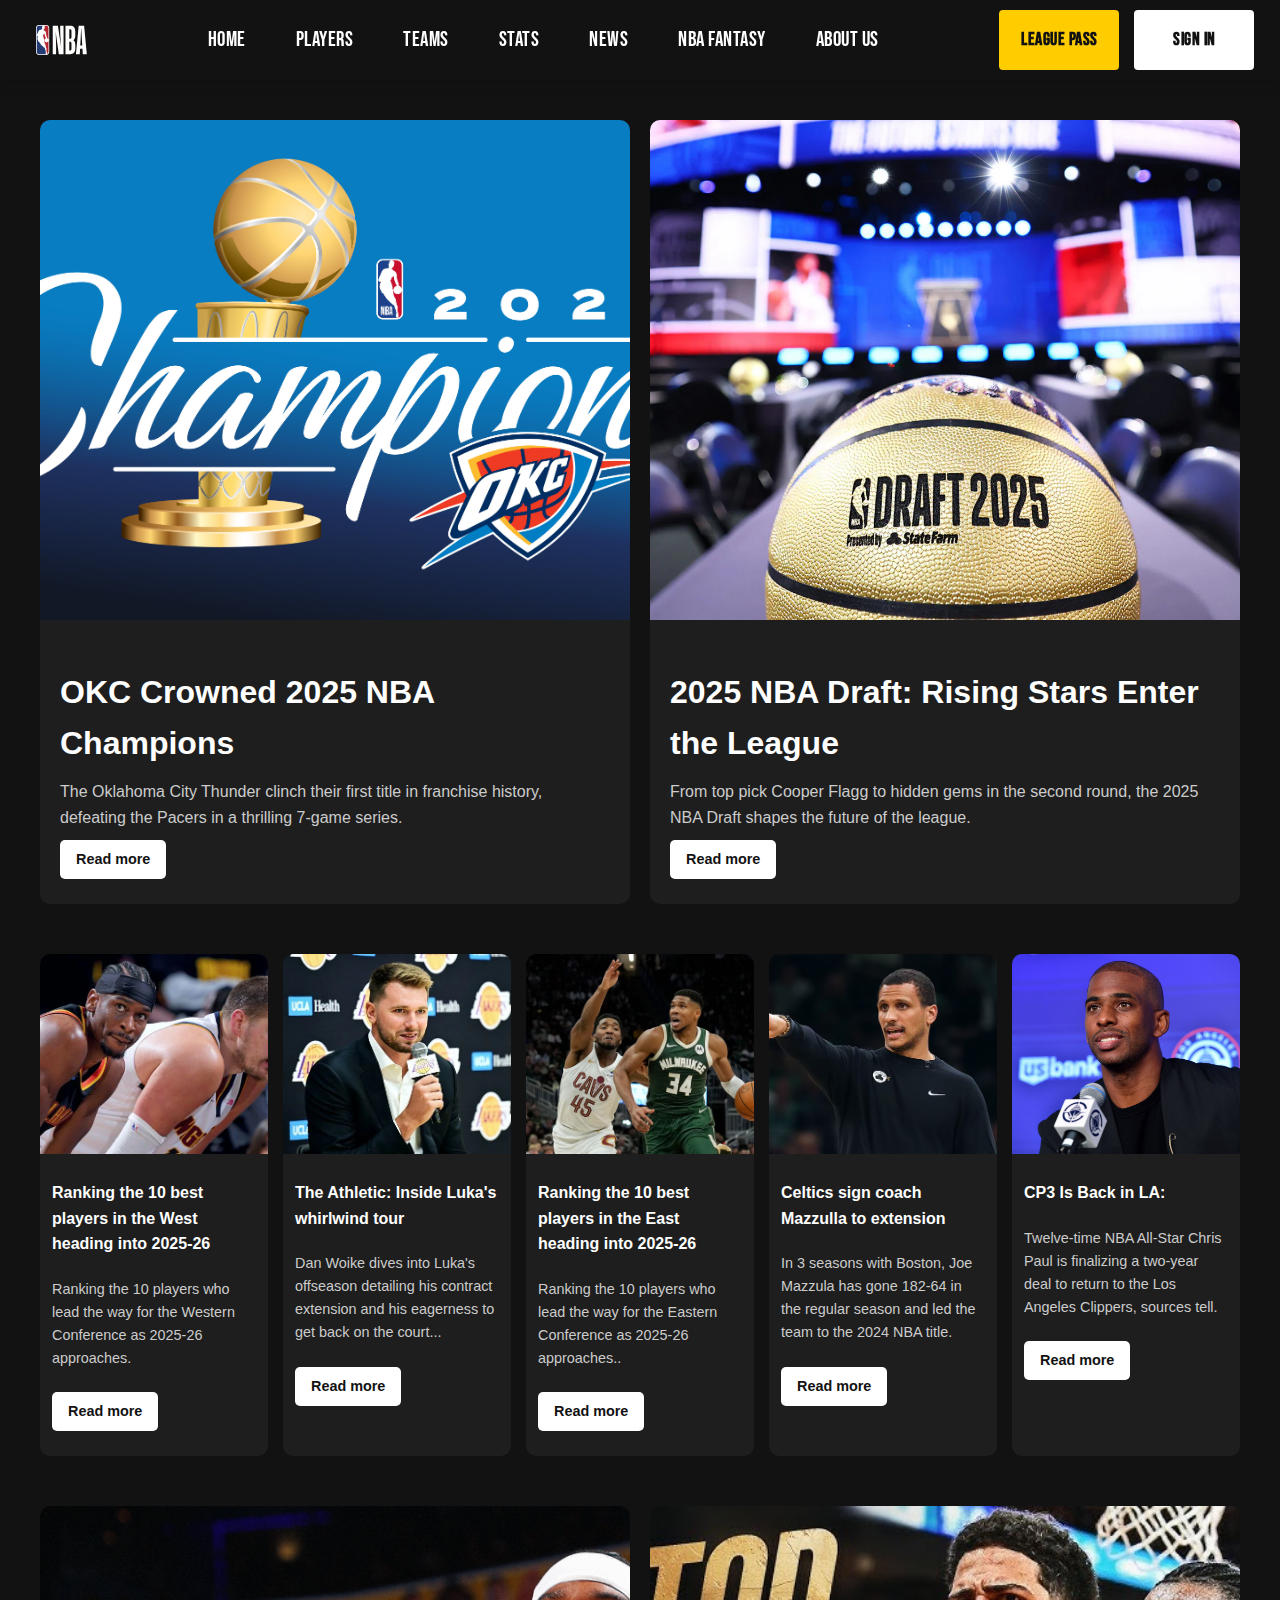
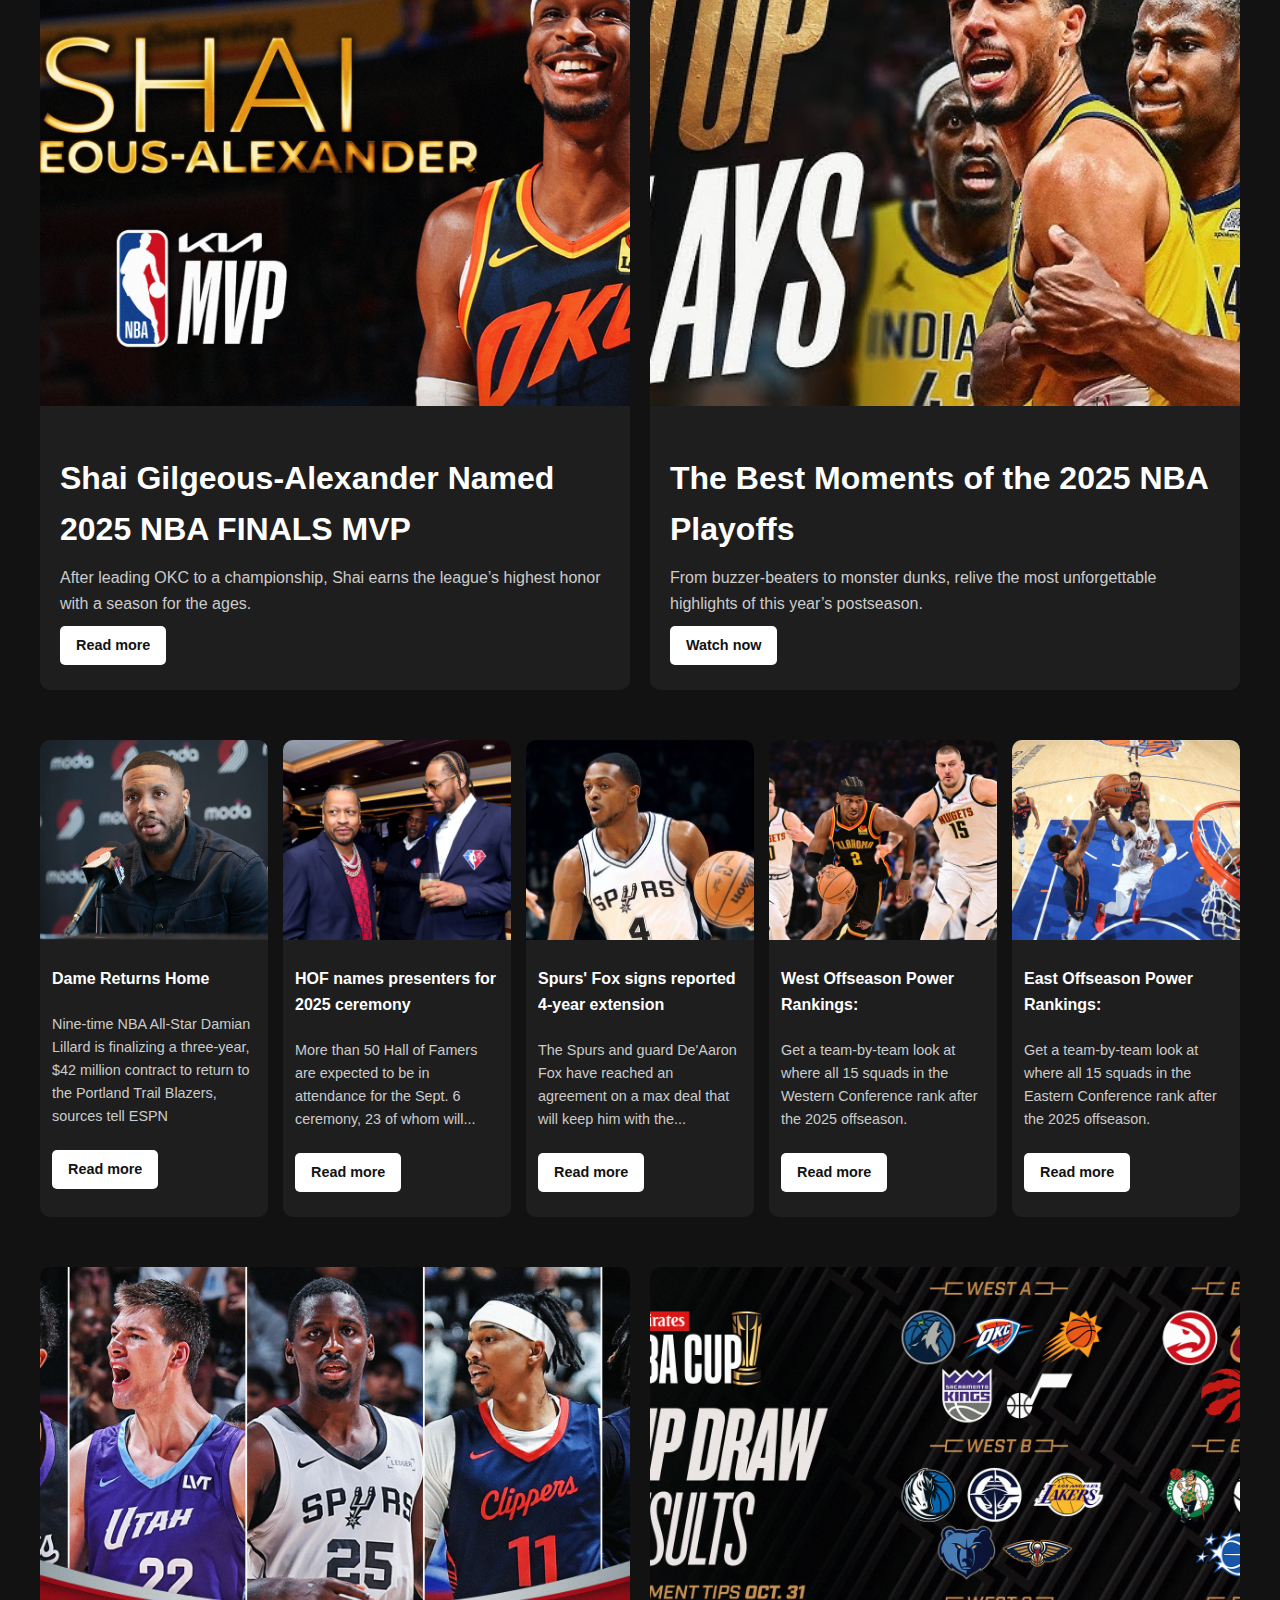
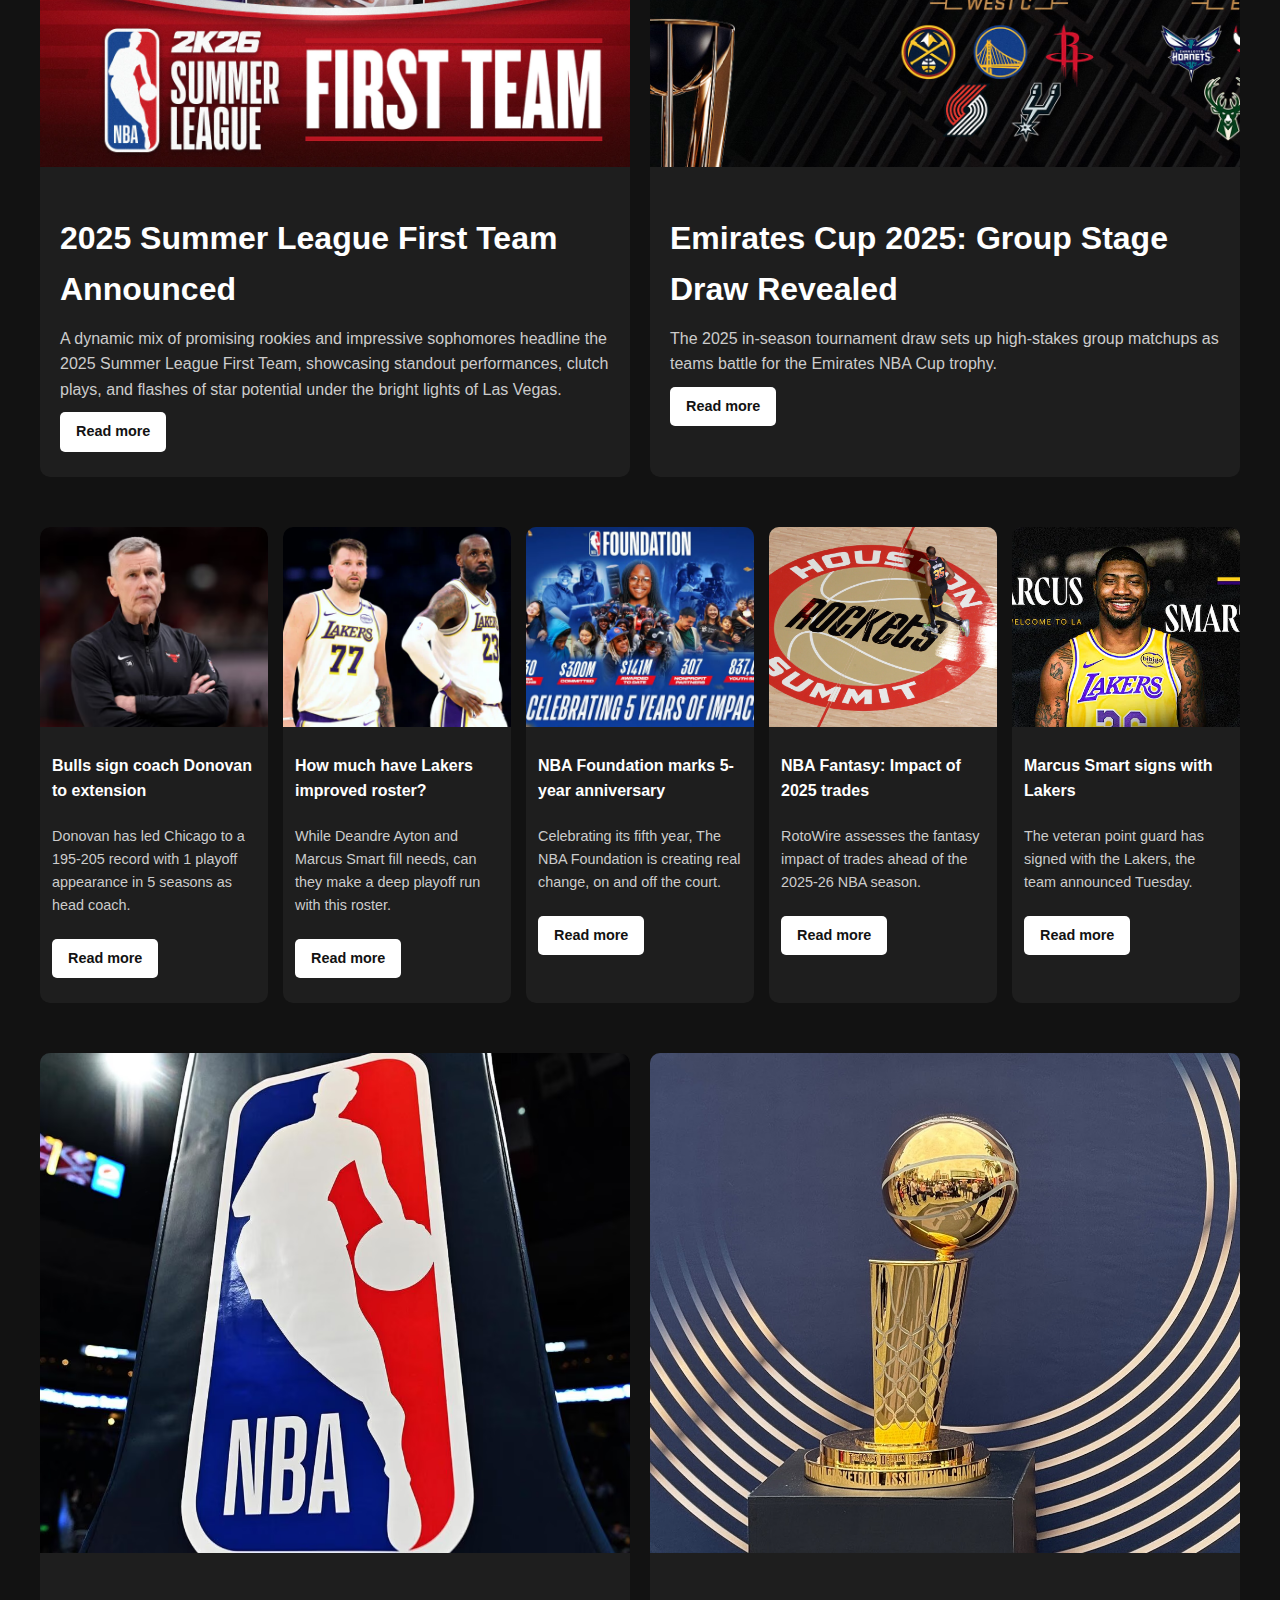
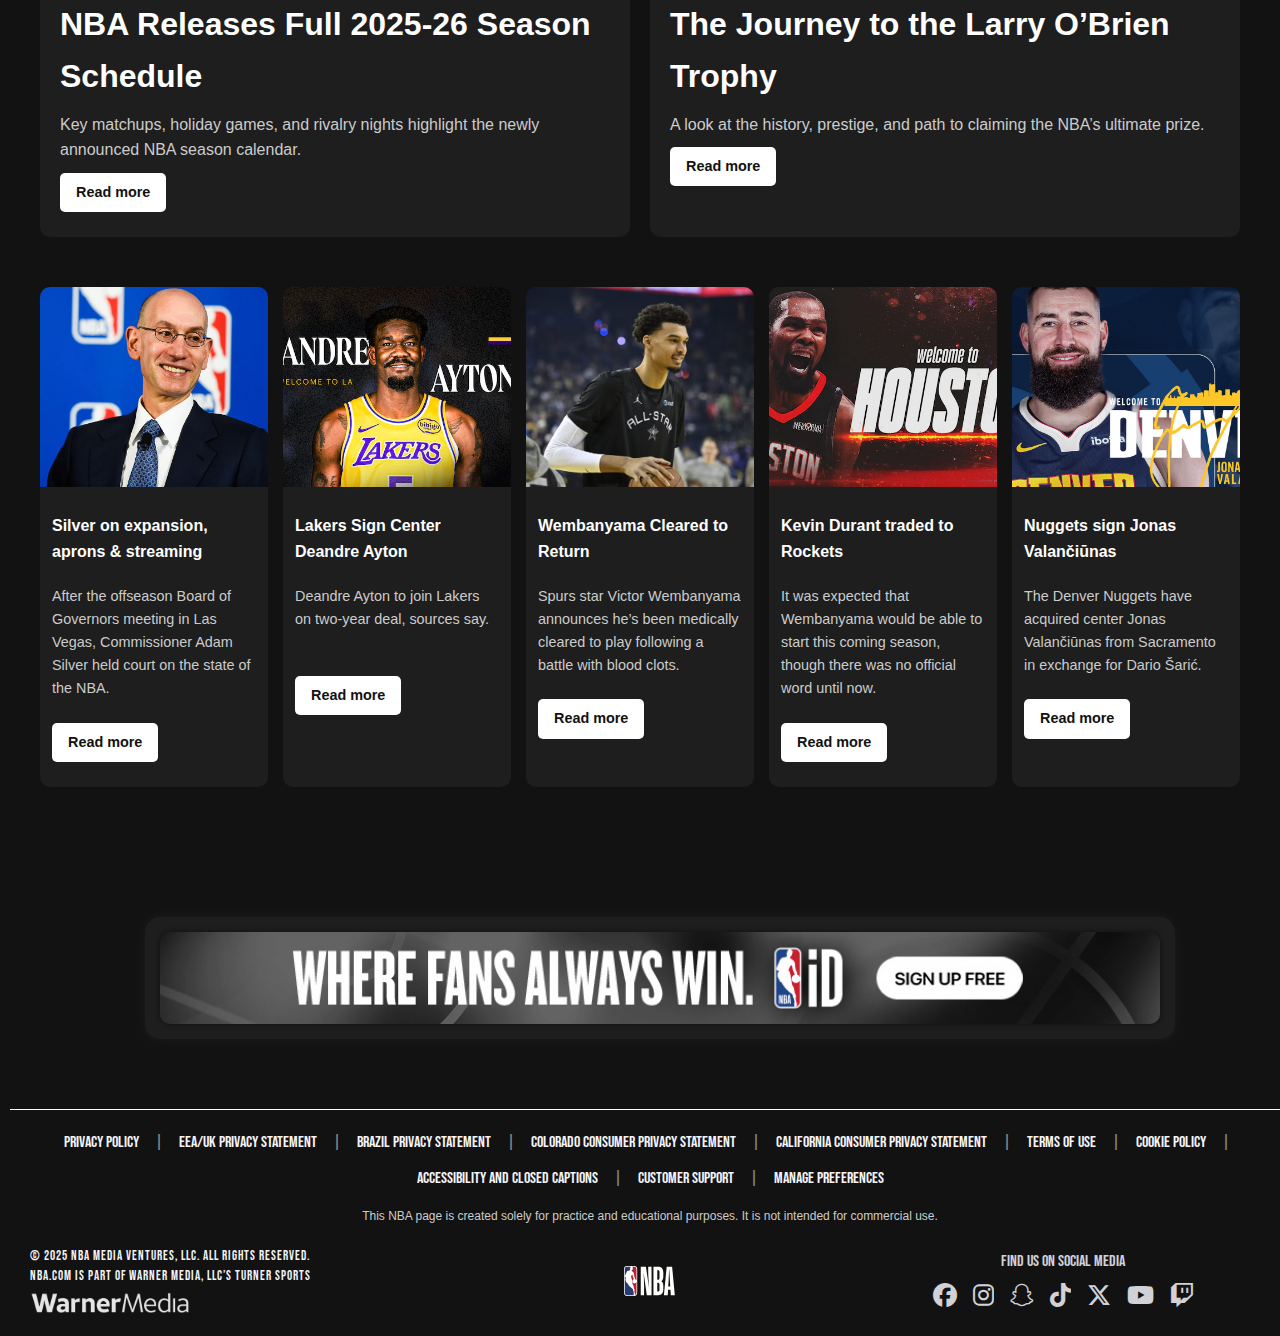
<file: news.html>
<!DOCTYPE html>
<html lang="en">
   <head>
      <!-- Google tag (gtag.js) -->
      <script async src="https://www.googletagmanager.com/gtag/js?id=G-RL9JVF6KZ1"></script>
      <script>
        window.dataLayer = window.dataLayer || [];
        function gtag(){dataLayer.push(arguments);}
        gtag('js', new Date());
      
        gtag('config', 'G-RL9JVF6KZ1');
      </script>
      <meta charset="UTF-8">
      <meta name="viewport" content="width=device-width, initial-scale=1.0">
      <title>News | NBA</title>
      <link rel="stylesheet" href="style.css"/>
      <link href="https://fonts.googleapis.com/css2?family=Bebas+Neue&display=swap" rel="stylesheet">
      <link rel="stylesheet" href="https://cdnjs.cloudflare.com/ajax/libs/font-awesome/6.5.0/css/all.min.css">
      <link rel="icon" type="image/png" href="icons/NBA.png">
      <meta property="og:title" content="NBA Sign Up / Login">
      <meta property="og:description" content="Join the NBA community! Sign up or log in to follow your favorite teams and players.">
      <meta property="og:image" content="trivia_pics/nba.avif">
      <meta property="og:image:alt" content="NBA Sign Up and Login Page">
      <meta property="og:type" content="website">
      <meta property="og:url" content="https://tvoja-stranica.com">
      <meta property="og:site_name" content="NBA Fan Platform">
      <!-- Twitter/X specifični tagovi (opcionalno za bolji prikaz) -->
      <meta name="twitter:card" content="summary_large_image">
      <meta name="twitter:image" content="trivia_pics/nba.avif">
      <meta name="description" content="Join the NBA Fan Platform! Sign up or log in to follow your favorite NBA teams and players.">
   </head>
   <header>
      <div class="header-container">
         <div class="hamburger">
            <div></div>
            <div></div>
            <div></div>
         </div>
         <div class="logo-container">
            <img src="icons/nba_logo.svg" alt="logoIcon" class="logo">
         </div>
         <nav id="main-nav"> 
            <a href="index.html" class="navigation">Home</a>
            <a href="players.html" class="navigation">Players</a>
            <a href="teams.html" class="navigation">Teams</a>
            <a href="statistics.html" class="navigation">Stats</a>
            <a href="news.html" class="navigation">News</a>
            <a href="NBA_fantasy.html" class="navigation">NBA Fantasy</a>
            <a href="about_us.html" class="navigation">About Us</a>
         </nav>
         <div class="auth-links">
            <a href="leaguePass.html" class="auth-link league-pass">League Pass</a>
            <a href="sign_in.html" class="auth-link sign-in">Sign In</a>
         </div>
      </div>
   </header>
   <section class="articles-section">
      <div class="article-block">
         <div class="top-news">
            <article class="featured-article">
               <img src="images/news_pics/main_pics/OKCchampion.avif" alt="Glavna vijest">
               <div class="featured-content">
                  <h2> OKC Crowned 2025 NBA Champions</h2>
                  <p>The Oklahoma City Thunder clinch their first title in franchise history, defeating the Pacers in a thrilling 7-game series.</p>
                  <a href="https://www.espn.com/nba/story/_/id/45565932/thunder-overwhelm-pacers-game-7-franchise-first-title" target="_blank" class="read-more-btn">Read more</a>
               </div>
            </article>
            <article class="featured-article">
               <img src="images/news_pics/main_pics/draft.webp" alt="Glavna vijest 2">
               <div class="featured-content">
                  <h2>2025 NBA Draft: Rising Stars Enter the League</h2>
                  <p>From top pick Cooper Flagg to hidden gems in the second round, the 2025 NBA Draft shapes the future of the league.</p>
                  <a href="https://www.espn.com/nba/story/_/id/45591220/2025-nba-draft-recap-value-picks-risky-moves-rookie-year-awards-predictions" target="_blank" class="read-more-btn">Read more</a>
               </div>
            </article>
         </div>
         <div class="article-cards">
            <article class="article-card">
               <img src="images/news_pics/side_pics/westStandings.webp" alt="Vijest">
               <h3>Ranking the 10 best players in the West heading into 2025-26</h3>
               <p>Ranking the 10 players who lead the way for the Western Conference as 2025-26 approaches.</p>
               <div class="card-footer"><a href="https://www.cbssports.com/nba/news/nba-player-rankings-top-25-players-in-west-from-grizzlies-desmond-bane-to-nuggets-nikola-jokic/" target="_blank" class="read-more-btn">Read more</a></div>
            </article>
            <!-- još 4 -->
            <article class="article-card">
               <img src="images/news_pics/side_pics/DONCICnews.jpg" alt="Vijest">
               <h3>The Athletic: Inside Luka's whirlwind tour</h3>
               <p>Dan Woike dives into Luka's offseason detailing his contract extension and his eagerness to get back on the court...</p>
               <div class="card-footer"><a href="https://www.nytimes.com/athletic/6535653/2025/08/05/luka-doncic-lakers-contract-extension-nba/?redirected=1" target="_blank" class="read-more-btn">Read more</a></div>
            </article>
            <article class="article-card">
               <img src="images/news_pics/side_pics/eastStandings.avif" alt="Vijest">
               <h3>Ranking the 10 best players in the East heading into 2025-26</h3>
               <p>Ranking the 10 players who lead the way for the Eastern Conference as 2025-26 approaches..</p>
               <div class="card-footer"><a href="https://www.cbssports.com/nba/news/nba-player-rankings-top-25-players-in-east-from-knicks-julius-randle-to-bucks-giannis-antetokounmpo/" target="_blank" class="read-more-btn">Read more</a></div>
            </article>
            <article class="article-card">
               <img src="images/news_pics/side_pics/JOEextension.avif" alt="Vijest">
               <h3>Celtics sign coach Mazzulla to extension</h3>
               <p>In 3 seasons with Boston, Joe Mazzula has gone 182-64 in the regular season and led the team to the 2024 NBA title.</p>
               <div class="card-footer"><a href="https://www.nytimes.com/athletic/6542611/2025/08/08/celtics-joe-mazzulla-contract-extension/" target="_blank" class="read-more-btn">Read more</a></div>
            </article>
            <article class="article-card">
               <img src="images/news_pics/side_pics/CP3LA.jpg" alt="Vijest">
               <h3>CP3 Is Back in LA:</h3>
               <p>Twelve-time NBA All-Star Chris Paul is finalizing a two-year deal to return to the Los Angeles Clippers, sources tell.</p>
               <div class="card-footer"><a href="https://www.nytimes.com/athletic/6506573/2025/07/21/clippers-chris-paul-signs-deal/" target="_blank" class="read-more-btn">Read more</a></div>
            </article>
         </div>
      </div>
      <!-- BLOK 2 -->
      <div class="article-block">
         <div class="top-news">
            <article class="featured-article">
               <img src="images/news_pics/main_pics/SHAImvp.avif" alt="Glavna vijest">
               <div class="featured-content">
                  <h2>Shai Gilgeous-Alexander Named 2025 NBA FINALS MVP</h2>
                  <p>After leading OKC to a championship, Shai earns the league’s highest honor with a season for the ages.</p>
                  <a href="https://www.espn.co.uk/nba/story/_/id/45566292/thunder-shai-gilgeous-alexander-named-nba-finals-mvp" target="_blank" class="read-more-btn">Read more</a>
               </div>
            </article>
            <article class="featured-article">
               <img src="images/news_pics/main_pics/topPlays.jpg" alt="Glavna vijest 2">
               <div class="featured-content">
                  <h2>The Best Moments of the 2025 NBA Playoffs</h2>
                  <p>From buzzer-beaters to monster dunks, relive the most unforgettable highlights of this year’s postseason.</p>
                  <a href="https://www.youtube.com/watch?v=frXIcF1BIWI" target="_blank" class="read-more-btn">Watch now</a>
               </div>
            </article>
         </div>
         <div class="article-cards">
            <article class="article-card">
               <img src="images/news_pics/side_pics/DAMEreturn.jpg" alt="Vijest">
               <h3>Dame Returns Home</h3>
               <p>Nine-time NBA All-Star Damian Lillard is finalizing a three-year, $42 million contract to return to the Portland Trail Blazers, sources tell ESPN</p>
               <div class="card-footer"><a href="https://www.nytimes.com/athletic/6500915/2025/07/17/damian-lillard-contract-blazers-nba/" target="_blank" class="read-more-btn">Read more</a></div>
            </article>
            <article class="article-card">
               <img src="images/news_pics/side_pics/HOF.webp" alt="Vijest">
               <h3>HOF names presenters for 2025 ceremony</h3>
               <p>More than 50 Hall of Famers are expected to be in attendance for the Sept. 6 ceremony, 23 of whom will...</p>
               <div class="card-footer"><a href="https://www.espn.com/nba/story/_/id/28220366/basketball-hall-fame-class-2025-news-schedule-more" target="_blank" class="read-more-btn">Read more</a></div>
            </article>
            <article class="article-card">
               <img src="images/news_pics/side_pics/FOXextension.jpg" alt="Vijest">
               <h3>Spurs' Fox signs reported 4-year extension</h3>
               <p>The Spurs and guard De'Aaron Fox have reached an agreement on a max deal that will keep him with the...</p>
               <div class="card-footer"><a href="https://www.nytimes.com/athletic/6533164/2025/08/04/deaaron-fox-spurs-contract-extension-max/" target="_blank" class="read-more-btn">Read more</a></div>
            </article>
            <article class="article-card">
               <img src="images/news_pics/side_pics/westPlayers.avif" alt="Vijest">
               <h3> West Offseason Power Rankings:</h3>
               <p>Get a team-by-team look at where all 15 squads in the Western Conference rank after the 2025 offseason.</p>
               <div class="card-footer"><a href="https://sports.yahoo.com/nba/article/nba-power-rankings-the-west-is-loaded-again-heres-how-all-15-teams-stack-up-after-offseason-upgrades-160144919.html" target="_blank" class="read-more-btn">Read more</a></div>
            </article>
            <article class="article-card">
               <img src="images/news_pics/side_pics/eastPlayers.webp" alt="Vijest">
               <h3>East Offseason Power Rankings:</h3>
               <p>Get a team-by-team look at where all 15 squads in the Eastern Conference rank after the 2025 offseason.</p>
               <div class="card-footer"><a href="https://sports.yahoo.com/nba/article/nba-power-rankings-the-east-is-wide-open-how-do-all-15-teams-stack-up-after-offseason-changes-152214413.html" target="_blank" class="read-more-btn">Read more</a></div>
            </article>
         </div>
      </div>
      <div class="article-block">
         <div class="top-news">
            <article class="featured-article">
               <img src="images/news_pics/main_pics/summerLeague.webp" alt="Glavna vijest">
               <div class="featured-content">
                  <h2>2025 Summer League First Team Announced</h2>
                  <p>A dynamic mix of promising rookies and impressive sophomores headline the 2025 Summer League First Team, showcasing standout performances, clutch plays, and flashes of star potential under the bright lights of Las Vegas.</p>
                  <a href="https://bleacherreport.com/articles/25227354-brs-all-2025-nba-summer-league-1st-and-2nd-teams" target="_blank" class="read-more-btn">Read more</a>
               </div>
            </article>
            <article class="featured-article">
               <img src="images/news_pics/main_pics/emiratesCupDraw.avif" alt="Glavna vijest 2">
               <div class="featured-content">
                  <h2>Emirates Cup 2025: Group Stage Draw Revealed</h2>
                  <p>The 2025 in-season tournament draw sets up high-stakes group matchups as teams battle for the Emirates NBA Cup trophy.</p>
                  <a href="https://bleacherreport.com/articles/25224847-2025-nba-cup-schedule-matchups-dates-tv-info-set-group-bracket-format" target="_blank" class="read-more-btn">Read more</a>
               </div>
            </article>
         </div>
         <div class="article-cards">
            <article class="article-card">
               <img src="images/news_pics/side_pics/BILLYextension.avif"Vijest">
               <h3>Bulls sign coach Donovan to extension</h3>
               <p>Donovan has led Chicago to a 195-205 record with 1 playoff appearance in 5 seasons as head coach.</p>
               <div class="card-footer"><a href="https://www.nytimes.com/athletic/6518394/2025/07/27/bulls-billy-donovan-extension/" target="_blank" class="read-more-btn">Read more</a></div>
            </article>
            <article class="article-card">
               <img src="images/news_pics/side_pics/lakersRoster.webp" alt="Vijest">
               <h3>How much have Lakers improved roster?</h3>
               <p>While Deandre Ayton and Marcus Smart fill needs, can they make a deep playoff run with this roster.</p>
               <div class="card-footer"><a href="https://www.si.com/nba/lakers/news/lakers-awarded-surprising-grade-for-offseason-signings" target="_blank" class="read-more-btn">Read more</a></div>
            </article>
            <article class="article-card">
               <img src="images/news_pics/side_pics/NBAfoundation.avif" alt="Vijest">
               <h3>NBA Foundation marks 5-year anniversary</h3>
               <p>Celebrating its fifth year, The NBA Foundation is creating real change, on and off the court.</p>
               <div class="card-footer"><a href="https://nbafoundation.nba.com/" target="_blank" class="read-more-btn">Read more</a></div>
            </article>
            <article class="article-card">
               <img src="images/news_pics/side_pics/NBAfantasy.avif" alt="Vijest">
               <h3>NBA Fantasy: Impact of 2025  trades</h3>
               <p>RotoWire assesses the fantasy impact of trades ahead of the 2025-26 NBA season.</p>
               <div class="card-footer"><a href="https://hashtagbasketball.com/fantasy-basketball-rankings" target="_blank" class="read-more-btn">Read more</a></div>
            </article>
            <article class="article-card">
               <img src="images/news_pics/side_pics/marcusSmart.webp" alt="Vijest">
               <h3>Marcus Smart signs with Lakers</h3>
               <p>The veteran point guard has signed with the Lakers, the team announced Tuesday.</p>
               <div class="card-footer"><a href="https://www.espn.com/nba/story/_/id/45799631/very-motivated-marcus-smart-says-lakers-no-ceiling" target="_blank" class="read-more-btn">Read more</a></div>
            </article>
         </div>
      </div>
      <div class="article-block">
         <div class="top-news">
            <article class="featured-article">
               <img src="images/news_pics/side_pics/mainDates.avif" alt="Glavna vijest">
               <div class="featured-content">
                  <h2>NBA Releases Full 2025-26 Season Schedule</h2>
                  <p>Key matchups, holiday games, and rivalry nights highlight the newly announced NBA season calendar.</p>
                  <a href="https://www.espn.com/nba/schedule/_/date/20251022" target="_blank" class="read-more-btn">Read more</a>
               </div>
            </article>
            <article class="featured-article">
               <img src="images/news_pics/main_pics/championTrophy.jpeg" alt="Glavna vijest 2">
               <div class="featured-content">
                  <h2>The Journey to the Larry O’Brien Trophy</h2>
                  <p>A look at the history, prestige, and path to claiming the NBA’s ultimate prize.</p>
                  <a href="https://en.as.com/nba/who-is-larry-obrien-and-why-is-the-nba-championship-trophy-named-after-him-n-4/" target="_blank" class="read-more-btn">Read more</a>
               </div>
            </article>
         </div>
         <div class="article-cards">
            <article class="article-card">
               <img src="images/news_pics/side_pics/adamSilver.webp" alt="Vijest">
               <h3>Silver on expansion, aprons & streaming</h3>
               <p>After the offseason Board of Governors meeting in Las Vegas, Commissioner Adam Silver held court on the state of the NBA.</p>
               <div class="card-footer"><a href="https://www.espn.com/nba/story/_/id/45749814/nba-exploring-expansion-predetermined-silver-says" target="_blank" class="read-more-btn">Read more</a></div>
            </article>
            <article class="article-card">
               <img src="images/news_pics/side_pics/deandreAyton.webp" alt="Vijest">
               <h3>Lakers Sign Center Deandre Ayton</h3>
               <p>Deandre Ayton to join Lakers on two-year deal, sources say. <br> <br></p>
               <div class="card-footer"><a href="https://www.espn.com/nba/story/_/id/45649142/lakers-reach-agreement-center-deandre-ayton" target="_blank" class="read-more-btn">Read more</a></div>
            </article>
            <article class="article-card">
               <img src="images/news_pics/side_pics/wemby.avif" alt="Vijest">
               <h3>Wembanyama Cleared to Return</h3>
               <p>Spurs star Victor Wembanyama announces he’s been medically cleared to play following a battle with blood clots.</p>
               <div class="card-footer"><a href="https://www.espn.com/nba/story/_/id/45740391/spurs-victor-wembanyama-cleared-return-blood-clot" target="_blank" class="read-more-btn">Read more</a></div>
            </article>
            <article class="article-card">
               <img src="images/news_pics/side_pics/kd.webp" alt="Vijest">
               <h3>Kevin Durant traded to Rockets </h3>
               <p>It was expected that Wembanyama would be able to start this coming season, though there was no official word until now.</p>
               <div class="card-footer"><a href="https://www.espn.com/nba/story/_/id/45683702/keven-durant-rockets-part-complex-seven-team-trade" target="_blank" class="read-more-btn">Read more</a></div>
            </article>
            <article class="article-card">
               <img src="images/news_pics/side_pics/jonas.jpg" alt="Vijest">
               <h3>Nuggets sign Jonas Valančiūnas</h3>
               <p>The Denver Nuggets have acquired center Jonas Valančiūnas from Sacramento in exchange for Dario Šarić.</p>
               <div class="card-footer"><a href="https://www.espn.com.au/nba/story/_/id/45734755/nuggets-kings-saric-valanciunas-swap-made-official" target="_blank" class="read-more-btn">Read more</a></div>
            </article>
         </div>
      </div>
   </section>
   <section class="nba_knowledge">
      <div class="nba_knowledge_image">
         <a href="" class="nba_knowledge_link">
         <img src="icons/team/NBAid.jpg" alt="NBA Crowd" class="cta-background3">
         </a>
      </div>
   </section>
   <footer class="footer">
      <div class="footer-line"></div>
      <!-- Footer links -->
      <div class="footer-links">
         <a href="#" data-policy="privacy-policy">Privacy Policy</a><span>|</span>
         <a href="#" data-policy="eea-uk">EEA/UK Privacy Statement</a><span>|</span>
         <a href="#" data-policy="brazil">Brazil Privacy Statement</a><span>|</span>
         <a href="#" data-policy="colorado">Colorado Consumer Privacy Statement</a><span>|</span>
         <a href="#" data-policy="california">California Consumer Privacy Statement</a><span>|</span>
         <a href="#" data-policy="terms">Terms of Use</a><span>|</span>
         <a href="#" data-policy="cookie">Cookie Policy</a><span>|</span>
         <a href="#" data-policy="accessibility">Accessibility and Closed Captions</a><span>|</span>
         <a href="#" data-policy="support">Customer Support</a><span>|</span>
         <a href="#" data-policy="preferences">Manage Preferences</a>
      </div>
      <!-- Popup za prikaz policy teksta -->
      <div class="popup-overlay" id="policy-popup" style="display: none;">
         <div class="popup-content">
            <span id="close-popup-x" class="close-x">✕</span>
            <h3 id="popup-title">Policy Title</h3>
            <div id="popup-text">Policy text will appear here.</div>
         </div>
      </div>
      <p class="accessibility-note">
         This NBA page is created solely for practice and educational purposes. It is not intended for commercial use.
      </p>
      <div class="footer-bottom">
         <div class="bottom-left">
            <p class="bottom-text">
               © 2025 NBA Media Ventures, LLC. All rights reserved.<br>
               NBA.com is part of Warner Media, LLC’s Turner Sports
            </p>
            <div class="footer-logo">
               <img src="icons/warner_media_logo.png" alt="Warner Media Logo">
            </div>
         </div>
         <div class="logo-footer">
            <img src="icons/nba_logo.svg" alt="NBA Logo" class="logo">
         </div>
         <div class="social-media">
            <p class="social-text">Find us on social media</p>
            <div class="social-icons">
               <a href="https://www.facebook.com/nba" target="_blank" aria-label="Facebook"><i class="fab fa-facebook"></i></a>
               <a href="https://www.instagram.com/nba/" target="_blank" aria-label="Instagram"><i class="fab fa-instagram"></i></a>
               <a href="https://www.snapchat.com/@nba" target="_blank" aria-label="Snapchat"><i class="fab fa-snapchat-ghost"></i></a>
               <a href="https://www.tiktok.com/@nba" target="_blank" aria-label="TikTok"><i class="fab fa-tiktok"></i></a>
               <a href="https://x.com/nba" target="_blank" aria-label="X"><i class="fab fa-x-twitter"></i></a>
               <a href="https://www.youtube.com/@NBA" target="_blank" aria-label="YouTube"><i class="fab fa-youtube"></i></a>
               <a href="https://www.twitch.tv/nba" target="_blank" aria-label="Twitch"><i class="fab fa-twitch"></i></a>
            </div>
         </div>
      </div>
   </footer>
   <script src="news.js"></script>
   </body>
</html>
</file>
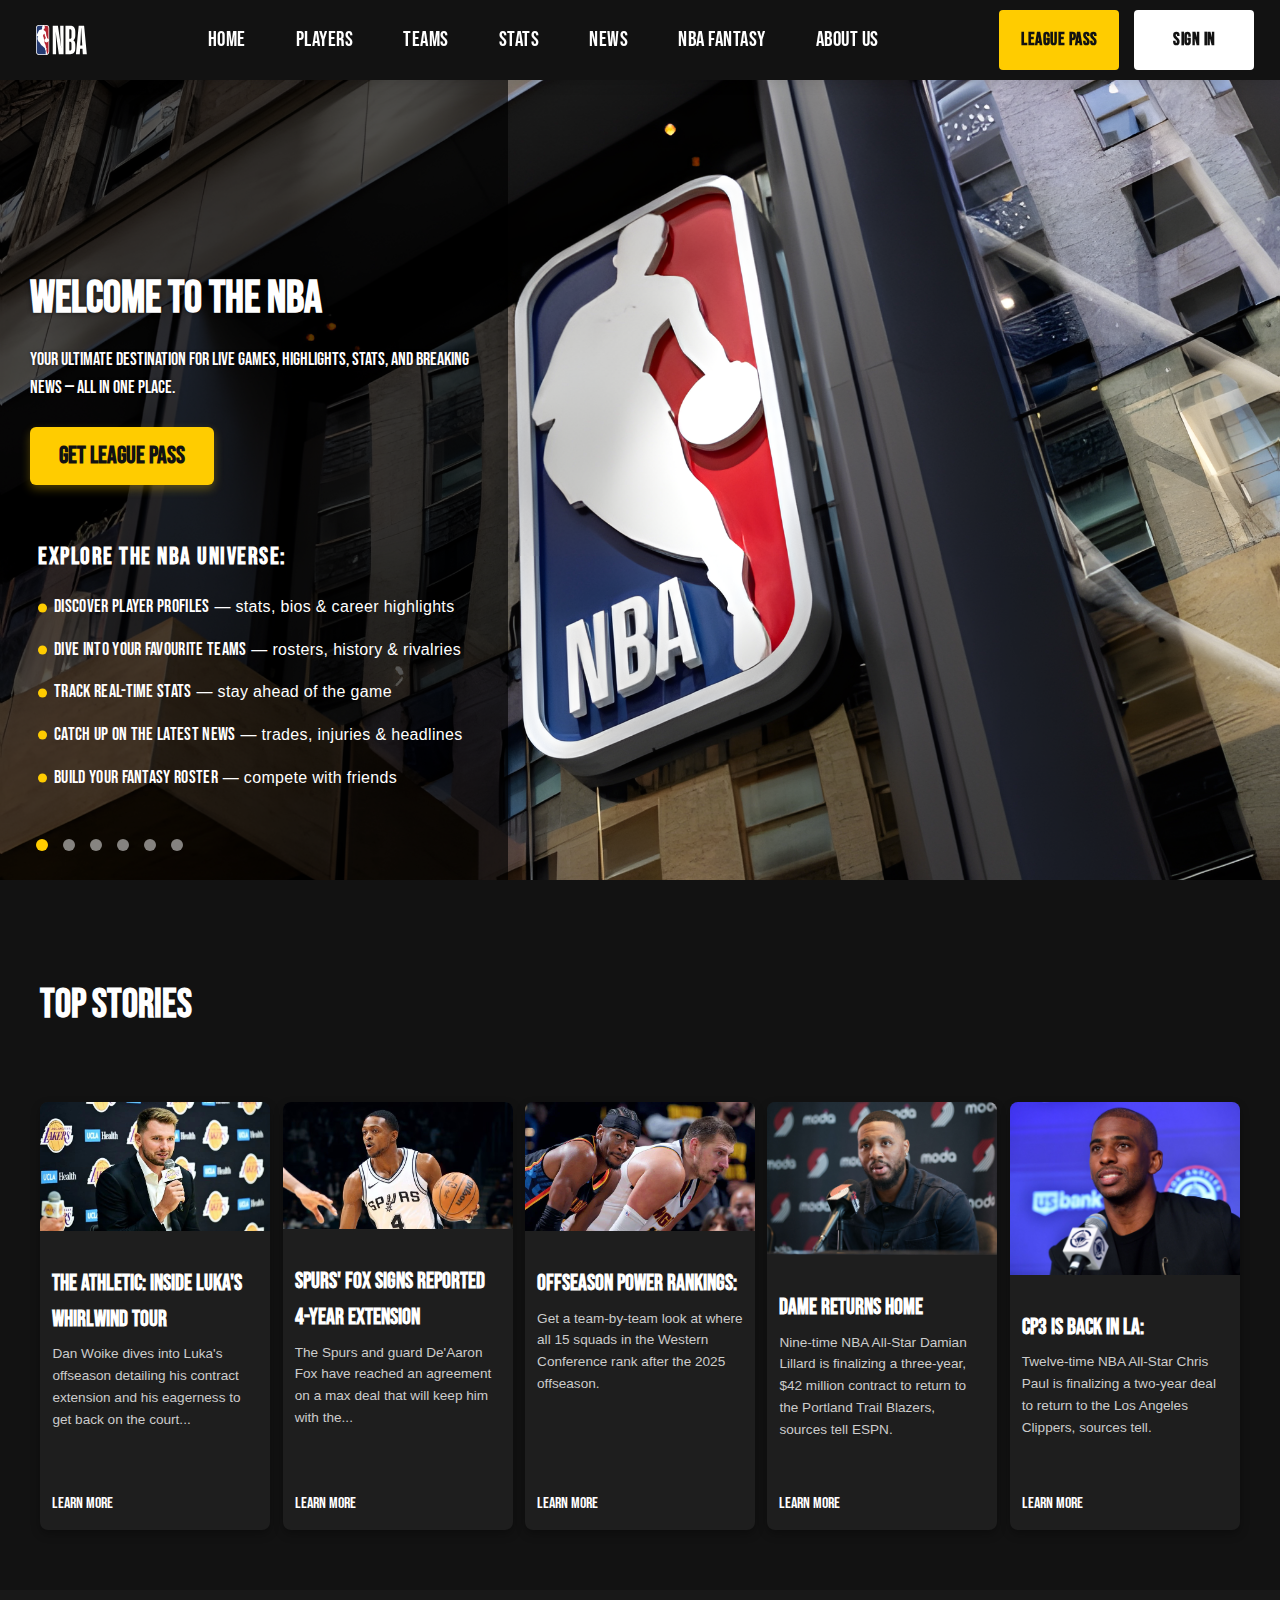
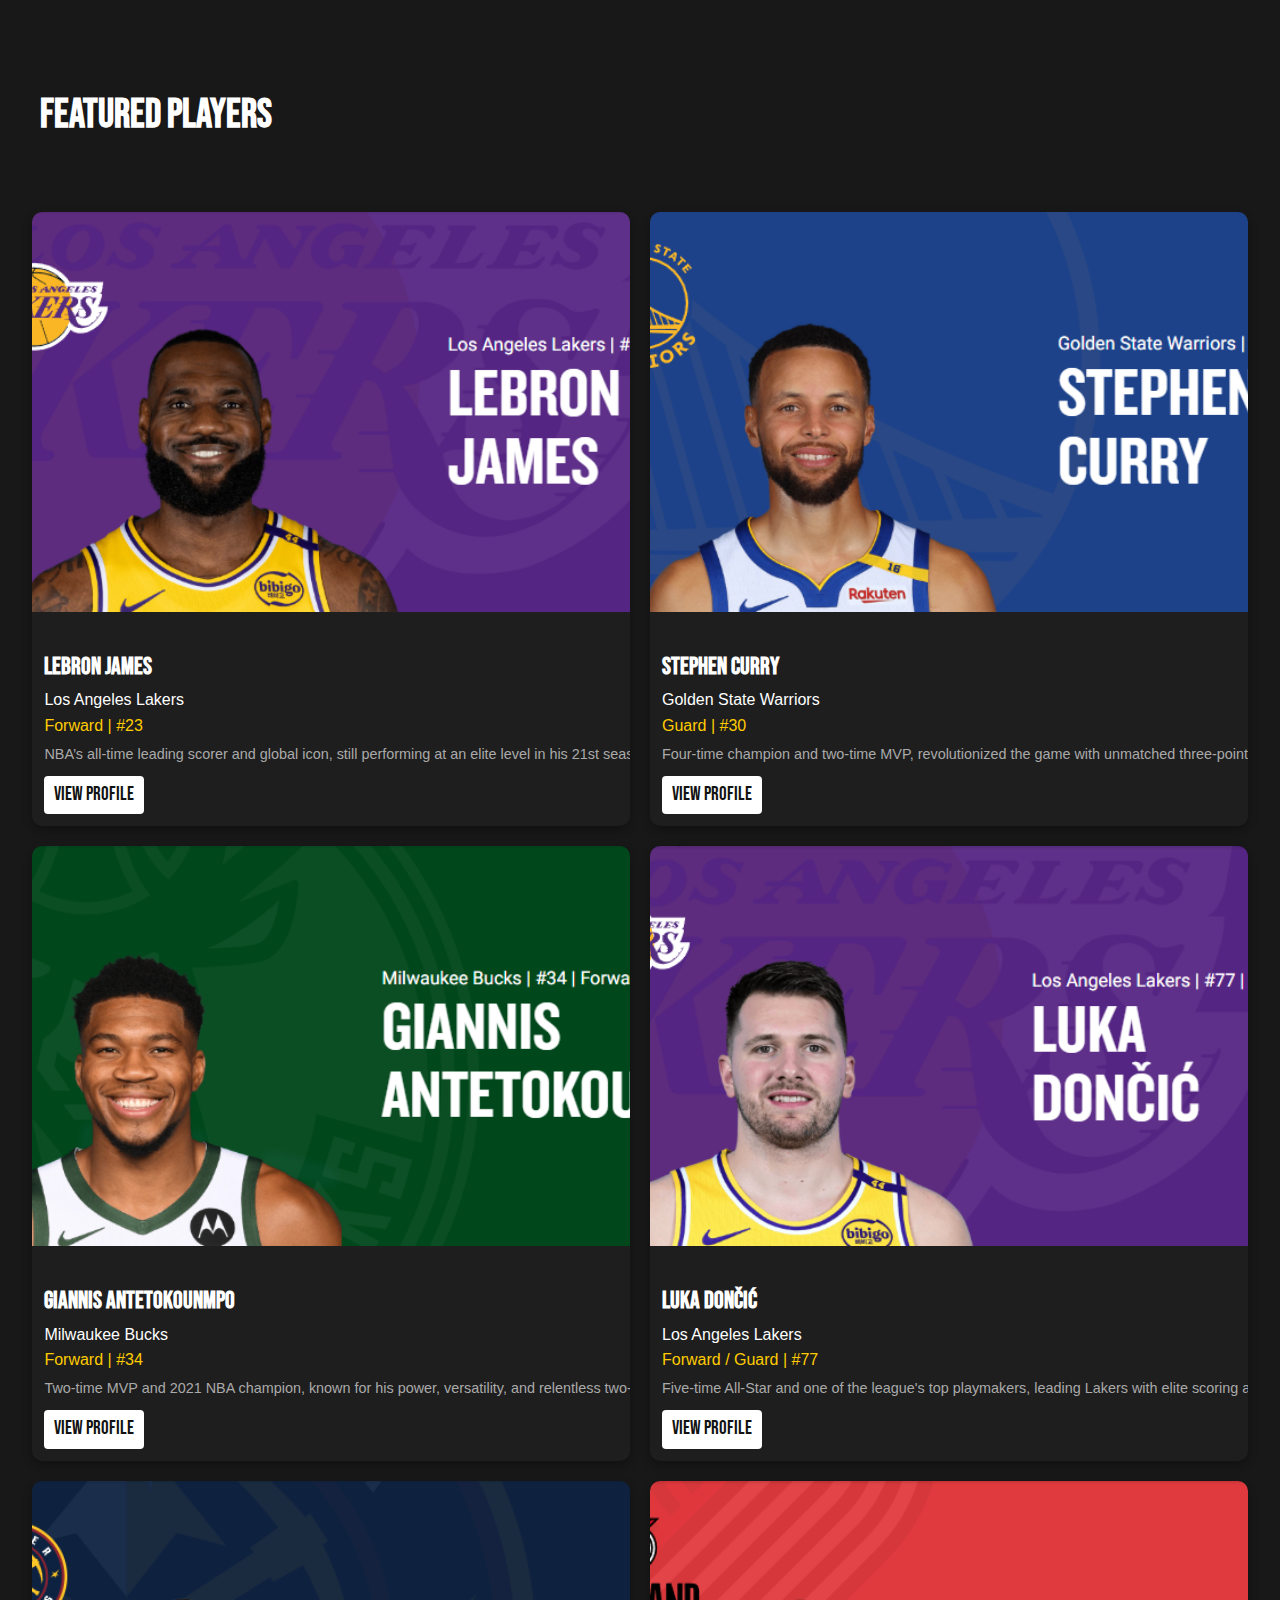
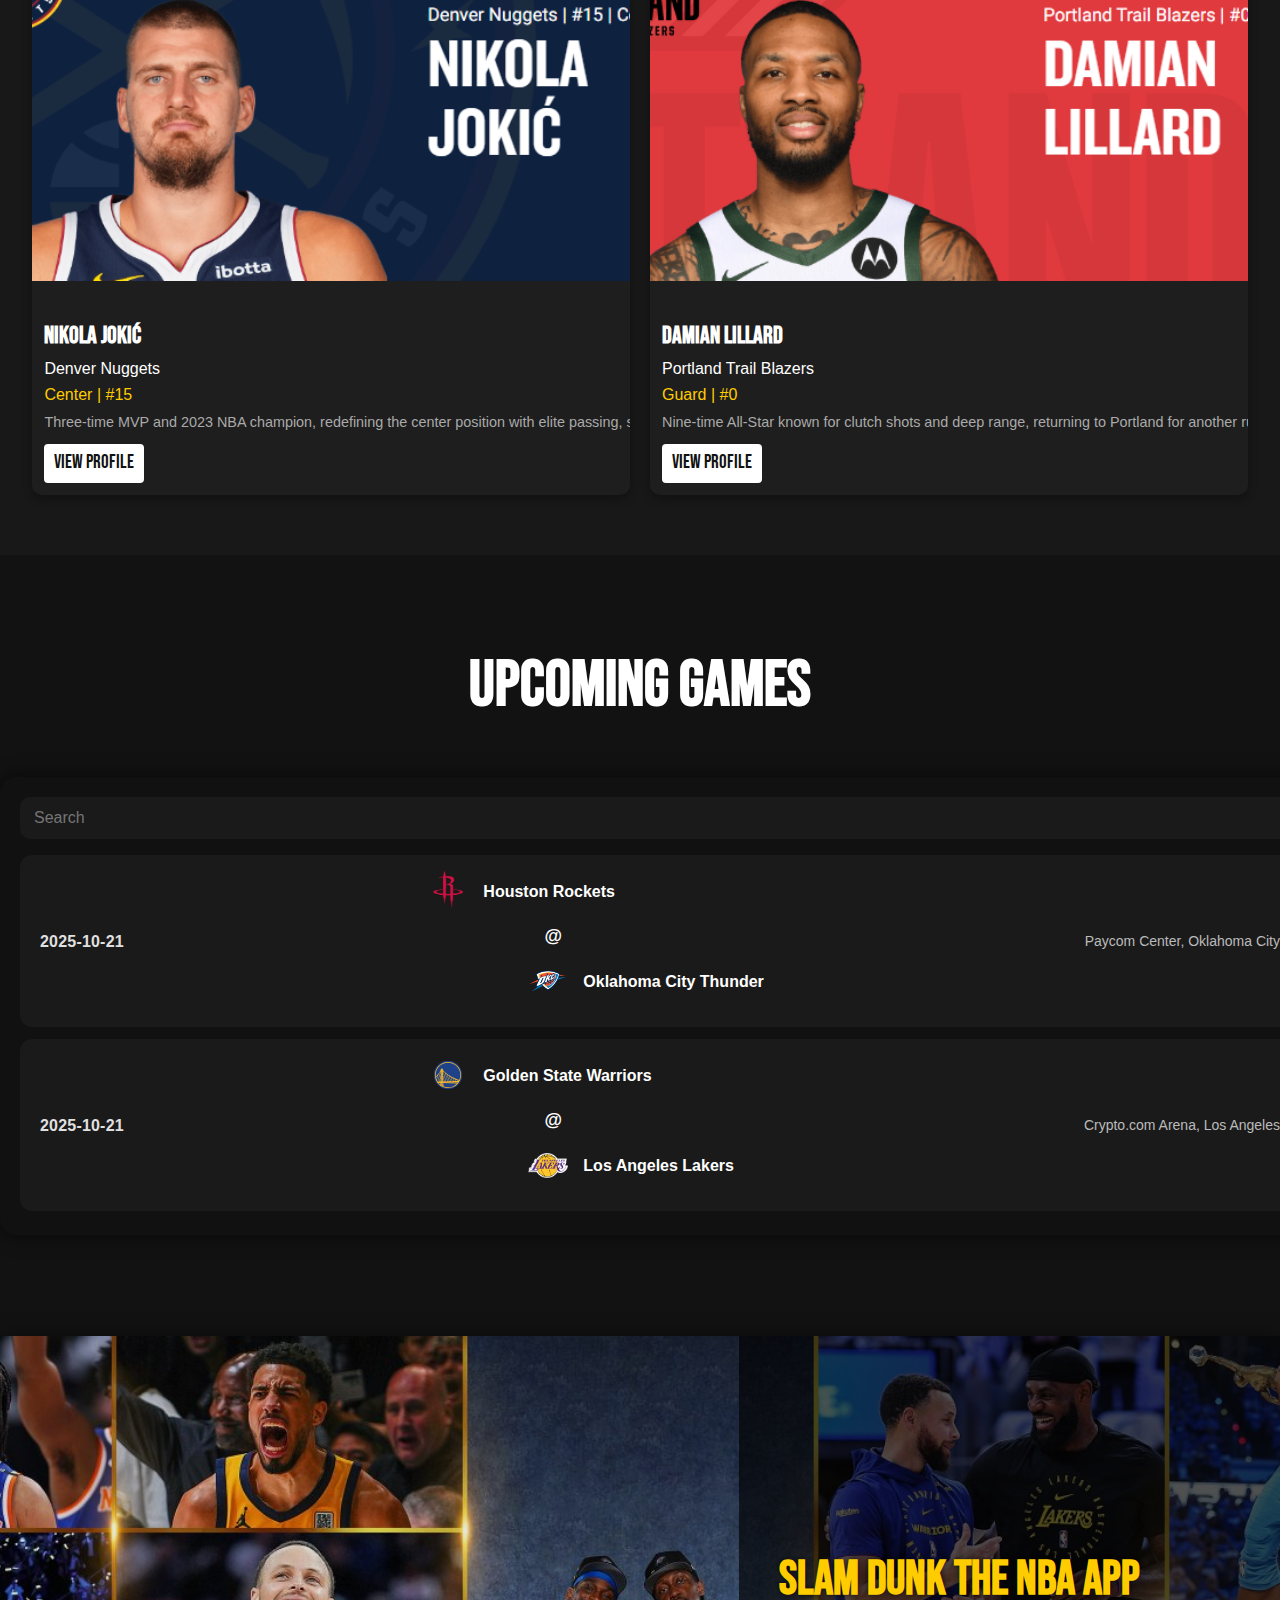
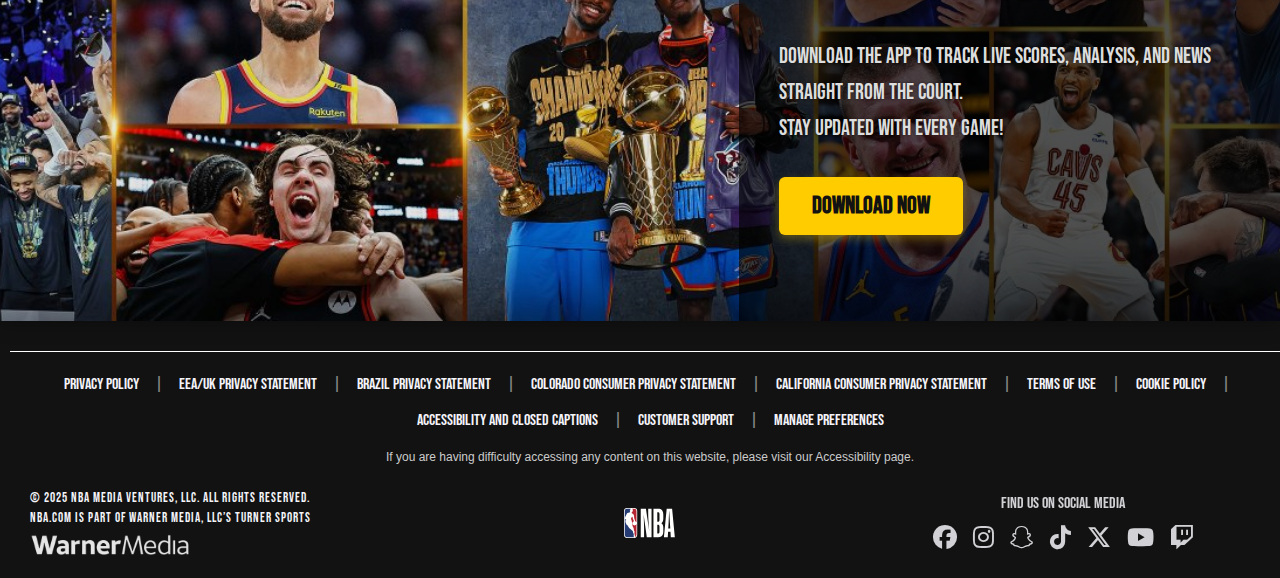
<file: profile.html>
<!DOCTYPE html>
<html lang="en">
   <head>
      <meta charset="UTF-8" />
      <meta name="viewport" content="width=device-width, initial-scale=1.0" />
      <link rel="icon" type="image/png" href="icons/NBA.png">
      <title>User Profile</title>
      <meta property="og:title" content="NBA Sign Up / Login">
      <meta property="og:description" content="Join the NBA community! Sign up or log in to follow your favorite teams and players.">
      <meta property="og:image" content="trivia_pics/nba.avif">
      <meta property="og:image:alt" content="NBA Sign Up and Login Page">
      <meta property="og:type" content="website">
      <meta property="og:url" content="https://tvoja-stranica.com">
      <meta property="og:site_name" content="NBA Fan Platform">
      <!-- Twitter/X specifični tagovi (opcionalno za bolji prikaz) -->
      <meta name="twitter:card" content="summary_large_image">
      <meta name="twitter:image" content="trivia_pics/nba.avif">
      <meta name="description" content="Join the NBA Fan Platform! Sign up or log in to follow your favorite NBA teams and players.">
      <style>
         /* Desktop stilovi (nepromijenjeni) */
         body {
         font-family: 'Bebas Neue', cursive;
         background: #121212;
         color: #eee;
         margin: 0;
         height: 100vh;
         display: flex;
         justify-content: flex-start;
         align-items: center;
         }
         .slideshow {
         position: fixed;
         top: 0;
         left: 0;
         width: 100vw;
         height: 100vh;
         background-size: cover;
         background-repeat: no-repeat;
         background-position: center center;
         z-index: -1;
         }
         .profile-container {
         background: #121212;
         padding: 35px;
         border-radius: 0;
         box-shadow: 0 6px 25px rgba(255, 255, 255, 0.25);
         width: 30vw;
         min-height: 100vh;
         display: flex;
         flex-direction: column;
         gap: 20px;
         align-items: flex-start;
         box-sizing: border-box;
         }
         .header-section {
         display: flex;
         align-items: center;
         gap: 10px;
         width: 100%;
         }
         #username-icon {
         width: 30px;
         height: 30px;
         border-radius: 50%;
         object-fit: cover;
         cursor: pointer;
         }
         #username-icon-upload {
         display: none;
         }
         h2 {
         margin: 0 0 20px;
         font-size: 3rem;
         font-weight: 700;
         color: #fff;
         letter-spacing: 2px;
         text-shadow: 0 2px 5px rgba(0, 0, 0, 0.4);
         text-align: left;
         flex-grow: 1;
         }
         .profile-picture {
         display: flex;
         flex-direction: row;
         align-items: center;
         gap: 15px;
         width: 100%;
         }
         #profile-pic {
         width: 80px;
         height: 80px;
         border-radius: 50%;
         object-fit: cover;
         }
         #profile-pic-upload {
         display: none;
         }
         .profile-picture button {
         width: 120px;
         padding: 8px;
         margin: 0;
         background-color: #ffffff;
         color: #121212;
         border: none;
         transition: background-color 0.3s ease, color 0.3s ease, transform 0.2s ease;
         }
         .profile-picture button:hover {
         background-color: #e0e0e0;
         transform: translateY(-2px);
         }
         .username-section {
         display: flex;
         align-items: center;
         gap: 10px;
         width: 100%;
         }
         .username {
         font-size: 1.3rem;
         color: #ddd;
         font-weight: 600;
         text-align: left;
         text-shadow: 0 1px 3px rgba(0, 0, 0, 0.3);
         flex-grow: 1;
         }
         .favorite-team, .favorite-player {
         font-size: 1.1rem;
         color: #ddd;
         display: flex;
         align-items: center;
         gap: 12px;
         user-select: none;
         width: 100%;
         justify-content: flex-start;
         }
         .favorite-team img, .favorite-player img {
         width: 50px;
         height: 50px;
         border-radius: 6px;
         object-fit: contain;
         }
         .favorite-team .label, .favorite-player .label {
         font-weight: 600;
         color: #ddd;
         text-shadow: 0 1px 3px rgba(0, 0, 0, 0.3);
         }
         .divider {
         width: 100%;
         height: 1px;
         background: linear-gradient(to right, #444, #666);
         }
         .edit-section {
         width: 100%;
         display: none;
         gap: 30px;
         flex-direction: column;
         justify-content: flex-start;
         padding: 20px 0;
         border-top: 1px solid #555;
         border-bottom: 1px solid #555;
         opacity: 0;
         transform: translateY(10px);
         transition: opacity 0.3s ease, transform 0.3s ease;
         }
         .edit-section.active {
         display: flex;
         opacity: 1;
         transform: translateY(0);
         }
         .change-team, .change-player, .edit-username {
         flex: 1;
         display: flex;
         flex-direction: column;
         align-items: flex-start;
         width: 100%;
         padding: 10px 0;
         }
         .change-team h3, .change-player h3, .edit-username h3 {
         font-size: 1.5rem;
         margin: 0 0 15px;
         color: #fff;
         font-weight: 600;
         text-shadow: 0 1px 3px rgba(0, 0, 0, 0.3);
         text-align: left;
         }
         select, input[type="text"] {
         width: 100%;
         padding: 12px;
         margin: 8px 0;
         border: 1px solid #555;
         border-radius: 5px;
         background: rgba(255, 255, 255, 0.15);
         color: black;
         font-size: 1rem;
         outline: none;
         transition: border-color 0.3s ease, box-shadow 0.3s ease;
         font-family: 'Bebas Neue', cursive;
         }
         select:focus, input[type="text"]:focus {
         border-color: #3b5998;
         box-shadow: 0 0 8px rgba(59, 89, 152, 0.7);
         }
         #new-team-logo, #new-player-logo {
         display: none;
         margin: 12px 0;
         width: 50px;
         height: 50px;
         border-radius: 6px;
         object-fit: contain;
         }
         button {
         width: 100%;
         padding: 10px;
         margin: 8px 0;
         border: none;
         border-radius: 6px;
         font-size: 1rem;
         cursor: pointer;
         font-weight: 600;
         background-color: #ffffff;
         color: #121212;
         transition: background-color 0.3s ease, color 0.3s ease, transform 0.2s ease;
         font-family: 'Bebas Neue', cursive;
         }
         button:hover {
         background-color: #e0e0e0;
         transform: translateY(-2px);
         }
         #change-team-btn, #change-player-btn, #change-username-btn {
         display: none;
         }
         .logout-btn {
         background-color: #ff0000;
         color: #ffffff;
         }
         .logout-btn:hover {
         background-color: #cc0000;
         transform: translateY(-2px);
         }
         .recent-activity {
         width: 100%;
         padding: 15px 0;
         border-top: 1px solid #555;
         text-align: left;
         display: none;
         opacity: 0;
         transform: translateY(10px);
         transition: opacity 0.3s ease, transform 0.3s ease;
         }
         .recent-activity.active {
         display: block;
         opacity: 1;
         transform: translateY(0);
         }
         .recent-activity h3 {
         font-size: 1.4rem;
         margin: 0 0 12px;
         color: #fff;
         font-weight: 600;
         text-shadow: 0 1px 3px rgba(0, 0, 0, 0.3);
         text-align: left;
         }
         .recent-activity ul {
         list-style: none;
         padding: 0;
         font-size: 0.9rem;
         color: #ddd;
         font-family: 'Bebas Neue', cursive;
         }
         .recent-activity li {
         margin-bottom: 8px;
         }
         .navigation {
         width: 100%;
         display: flex;
         gap: 15px;
         justify-content: flex-start;
         }
         .nba-logo {
         width: 80px;
         height: auto;
         }
         .delete-btn {
         background-color: #8b0000;
         color: #ffffff;
         }
         .delete-btn:hover {
         background-color: #a00000;
         transform: translateY(-2px);
         }
         .popup-overlay {
         position: fixed;
         top: 0;
         left: 0;
         width: 100%;
         height: 100%;
         background: rgba(18, 18, 18, 0.85);
         display: none;
         justify-content: center;
         align-items: center;
         z-index: 999;
         }
         .popup-content {
         background: #1e1e1e;
         padding: 25px;
         border-radius: 10px;
         max-width: 350px;
         text-align: center;
         color: #fff;
         box-shadow: 0 0 15px rgba(255, 255, 255, 0.2);
         }
         .popup-content h3 {
         margin-bottom: 10px;
         }
         .popup-content p {
         font-size: 0.95rem;
         color: #ccc;
         margin-bottom: 20px;
         }
         .popup-buttons {
         display: flex;
         justify-content: space-around;
         gap: 10px;
         }
         .confirm-delete {
         background-color: #8b0000;
         color: white;
         padding: 8px 15px;
         border: none;
         cursor: pointer;
         border-radius: 6px;
         }
         .confirm-delete:hover {
         background-color: #a00000;
         }
         .cancel-delete {
         background-color: #444;
         color: white;
         padding: 8px 15px;
         border: none;
         cursor: pointer;
         border-radius: 6px;
         }
         .cancel-delete:hover {
         background-color: #555;
         }
         /* Novi mobilni raspored (≤ 768px) */
         @media (max-width: 768px) {
         body {
         font-family: 'Bebas Neue', cursive;
         justify-content: center;
         align-items: flex-start;
         overflow-x: hidden;
         padding: 10px 0;
         }
         .slideshow {
         width: 100vw;
         height: 100vh;
         background-size: cover;
         background-position: center;
         z-index: -1;
         overflow: hidden;
         }
         .profile-container {
         width: 100%;
         max-width: 95%;
         margin: 10px auto;
         padding: 15px;
         min-height: auto; /* Prilagođava visinu sadržaju */
         background: rgba(18, 18, 18, 0.9); /* Malo prozirniji za kontrast s pozadinom */
         border-radius: 10px; /* Zaobljeni rubovi */
         box-shadow: 0 4px 12px rgba(255, 255, 255, 0.15);
         display: flex;
         flex-direction: column;
         gap: 15px;
         align-items: center; /* Centriranje svih elemenata unutar profile-container */
         }
         .header-section {
         flex-direction: column; /* Stupac za logo i naslov */
         align-items: center;
         gap: 8px;
         }
         .nba-logo {
         width: 50px; /* Manji logo */
         height: auto;
         }
         h2 {
         font-size: 1.8rem; /* Manji naslov */
         margin: 0 0 10px;
         letter-spacing: 1px;
         text-align: center;
         }
         .profile-picture {
         flex-direction: column; /* Stupac za sliku i gumb */
         align-items: center;
         gap: 10px;
         }
         #profile-pic {
         width: 50px; /* Manja slika profila */
         height: 50px;
         border: 2px solid #fff; /* Bijeli obrub za kontrast */
         }
         .profile-picture button {
         width: 90px;
         padding: 6px;
         font-size: 0.85rem;
         border-radius: 5px;
         }
         .username-section {
         display: flex;
         flex-direction: column; /* Promijenjeno u stupac za bolje centriranje */
         align-items: center; /* Centriranje sadržaja */
         justify-content: center;
         text-align: center;
         width: 100%;
         }
         .username {
         font-size: 1rem; /* Manji font */
         text-shadow: 0 1px 2px rgba(0, 0, 0, 0.2);
         width: 100%;
         text-align: center; /* Eksplicitno centriranje teksta */
         }
         #username-icon {
         display: none; /* Sakrij ikonu korisničkog imena */
         }
         .favorite-team, .favorite-player {
         flex-direction: column; /* Stupac za sliku i tekst */
         align-items: center; /* Centriranje elemenata */
         justify-content: center;
         gap: 8px;
         font-size: 0.9rem;
         width: 100%;
         text-align: center; /* Centriranje teksta */
         }
         .favorite-team img, .favorite-player img {
         width: 35px; /* Manje slike */
         height: 35px;
         border-radius: 4px;
         }
         .favorite-team .label, .favorite-player .label {
         font-size: 0.9rem;
         text-align: center; /* Centriranje labela */
         width: 100%;
         }
         .favorite-team span, .favorite-player span {
         text-align: center; /* Centriranje svih span elemenata */
         width: 100%;
         }
         .divider {
         height: 1px;
         background: linear-gradient(to right, #555, #777);
         margin: 10px 0;
         }
         .edit-section {
         gap: 15px; /* Manji razmak */
         padding: 10px 0;
         border-top: 1px solid #555;
         border-bottom: 1px solid #555;
         }
         .edit-section.active {
         display: flex;
         opacity: 1;
         transform: translateY(0);
         }
         .change-team, .change-player, .edit-username {
         padding: 8px 0;
         align-items: center; /* Centriranje unosa i gumba */
         }
         .change-team h3, .change-player h3, .edit-username h3 {
         font-size: 1.2rem; /* Manji naslovi */
         margin-bottom: 8px;
         text-align: center; /* Centriranje naslova */
         }
         select, input[type="text"] {
         padding: 8px;
         font-size: 0.85rem;
         margin: 5px 0;
         border-radius: 4px;
         background: rgba(255, 255, 255, 0.2);
         }
         #new-team-logo, #new-player-logo {
         width: 35px;
         height: 35px;
         margin: 5px auto; /* Centriranje slika */
         display: block;
         }
         button {
         padding: 6px;
         font-size: 0.85rem;
         border-radius: 5px;
         }
         .edit-profile-btn {
         background-color: #ffcc00; /* Žuta boja za istaknutost */
         color: #121212;
         }
         .edit-profile-btn:hover {
         background-color: #e6b800;
         }
         .logout-btn {
         background-color: #e60000;
         }
         .logout-btn:hover {
         background-color: #b30000;
         }
         .delete-btn {
         background-color: #6b0000;
         }
         .delete-btn:hover {
         background-color: #800000;
         }
         .navigation {
         flex-wrap: wrap;
         gap: 8px;
         justify-content: center;
         }
         .recent-activity {
         padding: 10px 0;
         }
         .recent-activity h3 {
         font-size: 1.1rem;
         margin-bottom: 8px;
         text-align: center; /* Centriranje naslova */
         }
         .recent-activity ul {
         font-size: 0.8rem;
         text-align: center; /* Centriranje liste */
         }
         .recent-activity li {
         margin-bottom: 6px;
         }
         .popup-overlay {
         padding: 10px;
         }
         .popup-content {
         max-width: 85%;
         padding: 15px;
         border-radius: 8px;
         }
         .popup-content h3 {
         font-size: 1.4rem;
         margin-bottom: 8px;
         text-align: center; /* Centriranje naslova */
         }
         .popup-content p {
         font-size: 0.85rem;
         margin-bottom: 15px;
         text-align: center; /* Centriranje teksta */
         }
         .popup-buttons {
         flex-direction: row;
         gap: 8px;
         justify-content: center; /* Centriranje gumba */
         }
         .confirm-delete, .cancel-delete {
         padding: 6px 10px;
         font-size: 0.85rem;
         border-radius: 5px;
         }
         }
      </style>
      <link href="https://fonts.googleapis.com/css2?family=Bebas+Neue&display=swap" rel="stylesheet" />
   </head>
   <body>
      <div class="slideshow"></div>
      <div class="profile-container">
         <div class="header-section">
            <img src="icons/nba_logo.svg" alt="Nba logo" class="nba-logo" />
            <h2>id</h2>
         </div>
         <div class="divider"></div>
         <div class="profile-picture">
            <img id="profile-pic" alt="Profile picture" src="images/user.jpg" />
            <button onclick="document.getElementById('profile-pic-upload').click()">Change Picture</button>
            <input type="file" id="profile-pic-upload" accept="image/*" />
         </div>
         <div class="divider"></div>
         <div class="username-section">
            <div class="username" id="profile-username"></div>
         </div>
         <div class="divider"></div>
         <div class="favorite-team" id="favorite-team">
            <span class="label">Favorite Team:</span>
            <img id="team-logo" alt="Team logo" />
            <span id="team-name"></span>
         </div>
         <div class="divider"></div>
         <div class="favorite-player">
            <span class="label">Favorite Player:</span>
            <img id="player-logo" alt="Player logo" />
            <span id="player-info"></span>
         </div>
         <div class="divider"></div>
         <button class="edit-profile-btn" onclick="toggleEditProfile()">Edit Profile</button>
         <div class="edit-section" id="edit-section">
            <div class="edit-username">
               <h3>Username</h3>
               <input type="text" id="new-username" placeholder="New username" />
               <button id="change-username-btn" onclick="changeUsername()">Change</button>
            </div>
            <div class="change-team">
               <h3>Favorite Team</h3>
               <select id="newFavoriteTeam" aria-label="Select new favorite team">
                  <option value="" disabled selected>Select team</option>
                  <option value="Los Angeles Lakers" data-logo="https://cdn.nba.com/teams/uploads/sites/1610612747/2021/12/lakers_70x70.svg">Los Angeles Lakers</option>
                  <option value="Golden State Warriors" data-logo="https://cdn.nba.com/logos/nba/1610612744/global/L/logo.svg">Golden State Warriors</option>
                  <option value="Brooklyn Nets" data-logo="https://cdn.nba.com/teams/uploads/sites/1610612751/2024/07/BKN_Primary.svg">Brooklyn Nets</option>
                  <option value="Chicago Bulls" data-logo="https://cdn.nba.com/teams/uploads/sites/1610612741/2021/10/bulls-svg.svg">Chicago Bulls</option>
                  <option value="Miami Heat" data-logo="https://cdn.nba.com/teams/uploads/sites/1610612748/2025/04/core.svg">Miami Heat</option>
                  <option value="Atlanta Hawks" data-logo="https://cdn.nba.com/teams/uploads/sites/1610612737/2023/01/atl_hawks_primary_icon.svg">Atlanta Hawks</option>
                  <option value="Boston Celtics" data-logo="https://cdn.nba.com/logos/nba/1610612738/global/L/logo.svg">Boston Celtics</option>
                  <option value="Charlotte Hornets" data-logo="https://cdn.nba.com/logos/nba/1610612766/global/L/logo.svg">Charlotte Hornets</option>
                  <option value="Cleveland Cavaliers" data-logo="https://cdn.nba.com/teams/uploads/sites/1610612739/2022/03/Asset-4-3.svg">Cleveland Cavaliers</option>
                  <option value="Dallas Mavericks" data-logo="https://cdn.nba.com/logos/nba/1610612742/global/L/logo.svg">Dallas Mavericks</option>
                  <option value="Denver Nuggets" data-logo="https://cdn.nba.com/logos/nba/1610612743/global/L/logo.svg">Denver Nuggets</option>
                  <option value="Detroit Pistons" data-logo="https://cdn.nba.com/teams/uploads/sites/1610612765/2021/09/dp-primary.svg">Detroit Pistons</option>
                  <option value="Houston Rockets" data-logo="https://cdn.nba.com/teams/uploads/sites/1610612745/2023/10/logo-6.46.56-PM.svg">Houston Rockets</option>
                  <option value="Indiana Pacers" data-logo="https://cdn.nba.com/logos/nba/1610612754/global/L/logo.svg">Indiana Pacers</option>
                  <option value="LA Clippers" data-logo="https://cdn.nba.com/teams/uploads/sites/1610612746/2024/06/LAClippers_Global_rgb.svg">LA Clippers</option>
                  <option value="Memphis Grizzlies" data-logo="https://a.espncdn.com/combiner/i?img=/i/teamlogos/nba/500/mem.png&h=200&w=200">Memphis Grizzlies</option>
                  <option value="Milwaukee Bucks" data-logo="https://cdn.nba.com/teams/uploads/sites/1610612749/2021/09/logo.svg">Milwaukee Bucks</option>
                  <option value="Minnesota Timberwolves" data-logo="https://cdn.nba.com/teams/uploads/sites/1610612750/2021/11/logo-1.svg">Minnesota Timberwolves</option>
                  <option value="New Orleans Pelicans" data-logo="https://cdn.nba.com/logos/nba/1610612740/global/L/logo.svg">New Orleans Pelicans</option>
                  <option value="New York Knicks" data-logo="https://cdn.nba.com/teams/uploads/sites/1610612752/2022/10/NYK2223-PRIMARY-LOGO.svg">New York Knicks</option>
                  <option value="Oklahoma City Thunder" data-logo="https://cdn.nba.com/teams/uploads/sites/1610612760/2021/12/logo.svg">Oklahoma City Thunder</option>
                  <option value="Orlando Magic" data-logo="https://cdn.nba.com/teams/uploads/sites/1610612753/2025/06/Orlando-Magic-Global-Logo.svg">Orlando Magic</option>
                  <option value="Philadelphia 76ers" data-logo="https://cdn.nba.com/logos/nba/1610612755/global/L/logo.svg">Philadelphia 76ers</option>
                  <option value="Phoenix Suns" data-logo="https://cdn.nba.com/teams/uploads/sites/1610612756/2022/08/suns-logo.svg">Phoenix Suns</option>
                  <option value="Portland Trail Blazers" data-logo="https://cdn.nba.com/teams/uploads/sites/1610612757/2022/03/tb_primary_rgb.svg">Portland Trail Blazers</option>
                  <option value="Sacramento Kings" data-logo="https://cdn.nba.com/teams/uploads/sites/1610612758/2022/04/Kings-Primary.svg">Sacramento Kings</option>
                  <option value="San Antonio Spurs" data-logo="https://cdn.nba.com/teams/uploads/sites/1610612759/2022/05/GlobalLogo_WHT-1.svg">San Antonio Spurs</option>
                  <option value="Toronto Raptors" data-logo="https://cdn.nba.com/teams/uploads/sites/1610612761/2021/09/Toronto-Raptors.svg">Toronto Raptors</option>
                  <option value="Utah Jazz" data-logo="https://a.espncdn.com/combiner/i?img=/i/teamlogos/nba/500/utah.png&h=200&w=200">Utah Jazz</option>
                  <option value="Washington Wizards" data-logo="https://cdn.nba.com/teams/uploads/sites/1610612764/2022/06/wiz-primary.svg">Washington Wizards</option>
               </select>
               <img id="new-team-logo" alt="New team logo" />
               <button id="change-team-btn" onclick="changeTeam()">Change</button>
            </div>
            <div class="change-player">
               <h3>Favorite Player</h3>
               <select id="favoritePlayer" aria-label="Select favorite player">
                  <option value="" disabled selected>Select player</option>
                  <option value="LeBron James" data-info="Lakers, SF" data-logo="https://cdn.nba.com/headshots/nba/latest/1040x760/2544.png">LeBron James</option>
                  <option value="Stephen Curry" data-info="Warriors, PG" data-logo="https://cdn.nba.com/headshots/nba/latest/1040x760/201939.png">Stephen Curry</option>
                  <option value="Kevin Durant" data-info="Nets, PF" data-logo="https://a.espncdn.com/combiner/i?img=/i/headshots/nba/players/full/3202.png&w=350&h=254">Kevin Durant</option>
                  <option value="Michael Jordan" data-info="Bulls, SG" data-logo="https://cdn.nba.com/headshots/nba/latest/1040x760/893.png">Michael Jordan</option>
                  <option value="Dwyane Wade" data-info="Heat, SG" data-logo="https://cdn.nba.com/headshots/nba/latest/1040x760/2548.png">Dwyane Wade</option>
                  <option value="Kobe Bryant" data-info="Lakers, SG" data-logo="https://cdn.nba.com/headshots/nba/latest/1040x760/977.png">Kobe Bryant</option>
                  <option value="Magic Johnson" data-info="Lakers, PG" data-logo="https://cdn.nba.com/headshots/nba/latest/1040x760/77142.png">Magic Johnson</option>
                  <option value="Larry Bird" data-info="Celtics, SF" data-logo="https://cdn.nba.com/headshots/nba/latest/1040x760/1449.png">Larry Bird</option>
                  <option value="Kareem Abdul-Jabbar" data-info="Lakers, C" data-logo="https://cdn.nba.com/headshots/nba/latest/1040x760/76003.png">Kareem Abdul-Jabbar</option>
                  <option value="Wilt Chamberlain" data-info="Lakers, C" data-logo="https://cdn.nba.com/headshots/nba/latest/1040x760/76375.png">Wilt Chamberlain</option>
                  <option value="Bill Russell" data-info="Celtics, C" data-logo="https://cdn.nba.com/headshots/nba/latest/1040x760/78049.png">Bill Russell</option>
                  <option value="Shaquille O'Neal" data-info="Lakers, C" data-logo="https://cdn.nba.com/headshots/nba/latest/1040x760/406.png">Shaquille O'Neal</option>
                  <option value="Tim Duncan" data-info="Spurs, PF" data-logo="https://cdn.nba.com/headshots/nba/latest/1040x760/1495.png">Tim Duncan</option>
                  <option value="Hakeem Olajuwon" data-info="Rockets, C" data-logo="https://cdn.nba.com/headshots/nba/latest/1040x760/165.png">Hakeem Olajuwon</option>
                  <option value="Oscar Robertson" data-info="Royals, PG" data-logo="https://cdn.nba.com/headshots/nba/latest/1040x760/600015.png">Oscar Robertson</option>
                  <option value="Jerry West" data-info="Lakers, PG" data-logo="https://cdn.nba.com/headshots/nba/latest/1040x760/78497.png">Jerry West</option>
                  <option value="Elgin Baylor" data-info="Lakers, SF" data-logo="https://cdn.nba.com/headshots/nba/latest/1040x760/76127.png">Elgin Baylor</option>
                  <option value="David Robinson" data-info="Spurs, C" data-logo="https://cdn.nba.com/headshots/nba/latest/1040x760/764.png">David Robinson</option>
                  <option value="Karl Malone" data-info="Jazz, PF" data-logo="https://cdn.nba.com/headshots/nba/latest/1040x760/252.png">Karl Malone</option>
                  <option value="John Stockton" data-info="Jazz, PG" data-logo="https://cdn.nba.com/headshots/nba/latest/1040x760/304.png">John Stockton</option>
                  <option value="Charles Barkley" data-info="Suns, PF" data-logo="https://cdn.nba.com/headshots/nba/latest/1040x760/787.png">Charles Barkley</option>
                  <option value="Patrick Ewing" data-info="Knicks, C" data-logo="https://cdn.nba.com/headshots/nba/latest/1040x760/121.png">Patrick Ewing</option>
                  <option value="Dirk Nowitzki" data-info="Mavericks, PF" data-logo="https://cdn.nba.com/headshots/nba/latest/1040x760/1717.png">Dirk Nowitzki</option>
                  <option value="Allen Iverson" data-info="76ers, SG" data-logo="https://cdn.nba.com/headshots/nba/latest/1040x760/947.png">Allen Iverson</option>
                  <option value="Scottie Pippen" data-info="Bulls, SF" data-logo="https://cdn.nba.com/headshots/nba/latest/1040x760/937.png">Scottie Pippen</option>
                  <option value="Isiah Thomas" data-info="Pistons, PG" data-logo="https://cdn.nba.com/headshots/nba/latest/1040x760/78318.png">Isiah Thomas</option>
                  <option value="Dominique Wilkins" data-info="Hawks, SF" data-logo="https://cdn.nba.com/headshots/nba/latest/1040x760/1122.png">Dominique Wilkins</option>
                  <option value="Clyde Drexler" data-info="Trail Blazers, SG" data-logo="https://cdn.nba.com/headshots/nba/latest/1040x760/17.png">Clyde Drexler</option>
                  <option value="Julius Erving" data-info="76ers, SF" data-logo="https://cdn.nba.com/headshots/nba/latest/1040x760/76681.png">Julius Erving</option>
                  <option value="Moses Malone" data-info="76ers, C" data-logo="https://cdn.nba.com/headshots/nba/latest/1040x760/77449.png">Moses Malone</option>
                  <option value="Kevin Garnett" data-info="Timberwolves, PF" data-logo="https://cdn.nba.com/headshots/nba/latest/1040x760/708.png">Kevin Garnett</option>
                  <option value="Paul Pierce" data-info="Celtics, SF" data-logo="https://cdn.nba.com/headshots/nba/latest/1040x760/1718.png">Paul Pierce</option>
                  <option value="Ray Allen" data-info="Celtics, SG" data-logo="https://cdn.nba.com/headshots/nba/latest/1040x760/951.png">Ray Allen</option>
                  <option value="Steve Nash" data-info="Suns, PG" data-logo="https://a.espncdn.com/combiner/i?img=/i/headshots/nba/players/full/592.png&w=350&h=254">Steve Nash</option>
                  <option value="Jason Kidd" data-info="Nets, PG" data-logo="https://a.espncdn.com/combiner/i?img=/i/headshots/nba/players/full/429.png&w=350&h=254">Jason Kidd</option>
                  <option value="Chris Paul" data-info="Suns, PG" data-logo="https://cdn.nba.com/headshots/nba/latest/1040x760/101108.png">Chris Paul</option>
                  <option value="Russell Westbrook" data-info="Thunder, PG" data-logo="https://cdn.nba.com/headshots/nba/latest/1040x760/201566.png">Russell Westbrook</option>
                  <option value="James Harden" data-info="Rockets, SG" data-logo="https://cdn.nba.com/headshots/nba/latest/1040x760/201935.png">James Harden</option>
                  <option value="Gary Payton" data-info="Supersonics, PG" data-logo="https://cdn.nba.com/headshots/nba/latest/1040x760/56.png">Gary Payton</option>
                  <option value="Dennis Rodman" data-info="Bulls, PF" data-logo="https://cdn.nba.com/headshots/nba/latest/1040x760/23.png">Dennis Rodman</option>
                  <option value="Reggie Miller" data-info="Pacers, SG" data-logo="https://cdn.nba.com/headshots/nba/latest/1040x760/397.png">Reggie Miller</option>
                  <option value="Vince Carter" data-info="Raptors, SG" data-logo="https://cdn.nba.com/headshots/nba/latest/1040x760/1713.png">Vince Carter</option>
                  <option value="Tracy McGrady" data-info="Raptors, SG" data-logo="https://cdn.nba.com/headshots/nba/latest/1040x760/1503.png">Tracy McGrady</option>
                  <option value="Bill Walton" data-info="Trail Blazers, C" data-logo="https://cdn.nba.com/headshots/nba/latest/1040x760/78450.png">Bill Walton</option>
               </select>
               <img id="new-player-logo" alt="Player logo" />
               <button id="change-player-btn" onclick="changePlayer()">Change</button>
            </div>
         </div>
         <div class="recent-activity" id="recent-activity">
            <h3>Recent Activity</h3>
            <ul id="activity-list"></ul>
         </div>
         <div class="navigation">
            <button onclick="goHome()">Back</button>
            <button class="logout-btn" onclick="logout()">Log Out</button>
            <button class="delete-btn" onclick="deleteAccount()">Delete Account</button>
         </div>
      </div>
      <script>
         // Redirect to previous page if not logged in
         if (localStorage.getItem("isLoggedIn") !== "true") {
         window.location.href = document.referrer || "index.html";
         }
         
         const username = localStorage.getItem("username") || "Unknown";
         if (!localStorage.getItem("profilePic")) {
         localStorage.setItem("profilePic", "images/user.jpg");
         }
         if (!localStorage.getItem("usernameIcon")) {
         localStorage.setItem("usernameIcon", "images/user.jpg");
         }
         
         const teamLogos = {
         "Los Angeles Lakers": "https://cdn.nba.com/teams/uploads/sites/1610612747/2021/12/lakers_70x70.svg",
         "Golden State Warriors": "https://cdn.nba.com/logos/nba/1610612744/global/L/logo.svg",
         "Brooklyn Nets": "https://cdn.nba.com/teams/uploads/sites/1610612751/2024/07/BKN_Primary.svg",
         "Chicago Bulls": "https://cdn.nba.com/teams/uploads/sites/1610612741/2021/10/bulls-svg.svg",
         "Miami Heat": "https://cdn.nba.com/teams/uploads/sites/1610612748/2025/04/core.svg",
         "Atlanta Hawks": "https://cdn.nba.com/teams/uploads/sites/1610612737/2023/01/atl_hawks_primary_icon.svg",
         "Boston Celtics": "https://cdn.nba.com/logos/nba/1610612738/global/L/logo.svg",
         "Charlotte Hornets": "https://cdn.nba.com/logos/nba/1610612766/global/L/logo.svg",
         "Cleveland Cavaliers": "https://cdn.nba.com/teams/uploads/sites/1610612739/2022/03/Asset-4-3.svg",
         "Dallas Mavericks": "https://cdn.nba.com/logos/nba/1610612742/global/L/logo.svg",
         "Denver Nuggets": "https://cdn.nba.com/logos/nba/1610612743/global/L/logo.svg",
         "Detroit Pistons": "https://cdn.nba.com/teams/uploads/sites/1610612765/2021/09/dp-primary.svg",
         "Houston Rockets": "https://cdn.nba.com/teams/uploads/sites/1610612745/2023/10/logo-6.46.56-PM.svg",
         "Indiana Pacers": "https://cdn.nba.com/logos/nba/1610612754/global/L/logo.svg",
         "LA Clippers": "https://cdn.nba.com/teams/uploads/sites/1610612746/2024/06/LAClippers_Global_rgb.svg",
         "Memphis Grizzlies": "https://a.espncdn.com/combiner/i?img=/i/teamlogos/nba/500/mem.png&h=200&w=200",
         "Milwaukee Bucks": "https://cdn.nba.com/teams/uploads/sites/1610612749/2021/09/logo.svg",
         "Minnesota Timberwolves": "https://cdn.nba.com/teams/uploads/sites/1610612750/2021/11/logo-1.svg",
         "New Orleans Pelicans": "https://cdn.nba.com/logos/nba/1610612740/global/L/logo.svg",
         "New York Knicks": "https://cdn.nba.com/teams/uploads/sites/1610612752/2022/10/NYK2223-PRIMARY-LOGO.svg",
         "Oklahoma City Thunder": "https://cdn.nba.com/teams/uploads/sites/1610612760/2021/12/logo.svg",
         "Orlando Magic": "https://cdn.nba.com/teams/uploads/sites/1610612753/2025/06/Orlando-Magic-Global-Logo.svg",
         "Philadelphia 76ers": "https://cdn.nba.com/logos/nba/1610612755/global/L/logo.svg",
         "Phoenix Suns": "https://cdn.nba.com/teams/uploads/sites/1610612756/2022/08/suns-logo.svg",
         "Portland Trail Blazers": "https://cdn.nba.com/teams/uploads/sites/1610612757/2022/03/tb_primary_rgb.svg",
         "Sacramento Kings": "https://cdn.nba.com/teams/uploads/sites/1610612758/2022/04/Kings-Primary.svg",
         "San Antonio Spurs": "https://cdn.nba.com/teams/uploads/sites/1610612759/2022/05/GlobalLogo_WHT-1.svg",
         "Toronto Raptors": "https://cdn.nba.com/teams/uploads/sites/1610612761/2021/09/Toronto-Raptors.svg",
         "Utah Jazz": "https://a.espncdn.com/combiner/i?img=/i/teamlogos/nba/500/utah.png&h=200&w=200",
         "Washington Wizards": "https://cdn.nba.com/teams/uploads/sites/1610612764/2022/06/wiz-primary.svg"
         };
         
         const favoriteTeam = localStorage.getItem("favoriteTeam") || "Not selected";
         
         document.getElementById("profile-username").textContent = `Username: ${username}`;
         
         const teamLogoEl = document.getElementById("team-logo");
         const teamNameEl = document.getElementById("team-name");
         
         if (favoriteTeam !== "Not selected" && teamLogos[favoriteTeam]) {
         teamLogoEl.src = teamLogos[favoriteTeam];
         teamLogoEl.style.display = "inline-block";
         teamNameEl.textContent = favoriteTeam;
         } else {
         teamLogoEl.style.display = "none";
         teamNameEl.textContent = "Not selected";
         }
         
         // Profile picture
         const profilePic = document.getElementById("profile-pic");
         const profilePicUpload = document.getElementById("profile-pic-upload");
         const defaultProfilePic = "images/user.jpg";
         
         // Set initial profile picture from localStorage or default
         if (localStorage.getItem("profilePic")) {
         profilePic.src = localStorage.getItem("profilePic");
         } else {
         profilePic.src = defaultProfilePic;
         localStorage.setItem("profilePic", defaultProfilePic);
         }
         
         // Reset to default image when "Change Picture" button is clicked
         document.querySelector(".profile-picture button").addEventListener("click", () => {
         profilePic.src = defaultProfilePic;
         localStorage.setItem("profilePic", defaultProfilePic); // Ensure localStorage is updated
         });
         
         // Handle file selection
         profilePicUpload.addEventListener("change", (event) => {
         const file = event.target.files[0];
         if (file) {
          const reader = new FileReader();
          reader.onload = (e) => {
            profilePic.src = e.target.result;
            localStorage.setItem("profilePic", e.target.result);
            logActivity("Changed profile picture");
          };
          reader.readAsDataURL(file);
         } else {
          profilePic.src = defaultProfilePic;
          localStorage.setItem("profilePic", defaultProfilePic);
         }
         });
         
         // Slideshow
         const slideshow = document.querySelector(".slideshow");
         
         const images = [
         "background/nba5.jpg",
         "background/nba11.jpg",
         "background/nba12.jpg",
         "background/nba20.jpg",
         "background/nba30.png"
         ];
         
         let currentImageIndex = 0;
         
         function changeBackground() {
         slideshow.style.backgroundImage = `url('${images[currentImageIndex]}')`;
         currentImageIndex = (currentImageIndex + 1) % images.length;
         }
         
         changeBackground();
         setInterval(changeBackground, 8000);
         
         // Toggle edit profile
         function toggleEditProfile() {
         const editSection = document.getElementById("edit-section");
         const recentActivity = document.getElementById("recent-activity");
         const editButton = document.querySelector(".edit-profile-btn");
         if (editSection.classList.contains("active")) {
          editSection.classList.remove("active");
          recentActivity.classList.remove("active");
          editButton.textContent = "Edit Profile";
         } else {
          editSection.classList.add("active");
          recentActivity.classList.add("active");
          editButton.textContent = "Hide Edit";
         }
         }
         
         // Change favorite team
         const newFavoriteTeamSelect = document.getElementById("newFavoriteTeam");
         const newTeamLogo = document.getElementById("new-team-logo");
         const changeTeamBtn = document.getElementById("change-team-btn");
         
         newFavoriteTeamSelect.addEventListener("change", () => {
         const selectedOption = newFavoriteTeamSelect.options[newFavoriteTeamSelect.selectedIndex];
         const logoUrl = selectedOption.getAttribute("data-logo");
         if (logoUrl) {
          newTeamLogo.src = logoUrl;
          newTeamLogo.style.display = "block";
          changeTeamBtn.style.display = "block";
         } else {
          newTeamLogo.src = "";
          newTeamLogo.style.display = "none";
          changeTeamBtn.style.display = "none";
         }
         });
         
         function changeTeam() {
         const newTeam = newFavoriteTeamSelect.value;
         if (newTeam && teamLogos[newTeam]) {
          localStorage.setItem("favoriteTeam", newTeam);
          teamNameEl.textContent = newTeam;
          teamLogoEl.src = teamLogos[newTeam];
          teamLogoEl.style.display = "inline-block";
          newFavoriteTeamSelect.selectedIndex = 0;
          newTeamLogo.style.display = "none";
          changeTeamBtn.style.display = "none";
          logActivity(`Changed favorite team to ${newTeam}`);
         }
         }
         
         // Change favorite player
         const favoritePlayerSelect = document.getElementById("favoritePlayer");
         const newPlayerLogo = document.getElementById("new-player-logo");
         const changePlayerBtn = document.getElementById("change-player-btn");
         const playerInfo = document.getElementById("player-info");
         
         const savedPlayer = localStorage.getItem("favoritePlayer") || "Not selected";
         if (savedPlayer !== "Not selected") {
         const selectedOption = Array.from(favoritePlayerSelect.options).find(opt => opt.value === savedPlayer);
         const playerInfoText = selectedOption ? selectedOption.getAttribute("data-info") : "N/A";
         playerInfo.textContent = `${savedPlayer} (${playerInfoText})`;
         const playerLogoUrl = selectedOption ? selectedOption.getAttribute("data-logo") : "";
         if (playerLogoUrl) {
          document.getElementById("player-logo").src = playerLogoUrl;
          document.getElementById("player-logo").style.display = "inline-block";
         } else {
          document.getElementById("player-logo").style.display = "none";
         }
         } else {
         playerInfo.textContent = "Not selected";
         document.getElementById("player-logo").style.display = "none";
         }
         
         favoritePlayerSelect.addEventListener("change", () => {
         const selectedOption = favoritePlayerSelect.options[favoritePlayerSelect.selectedIndex];
         const logoUrl = selectedOption.getAttribute("data-logo");
         const playerInfoText = selectedOption.getAttribute("data-info");
         if (logoUrl && playerInfoText) {
          newPlayerLogo.src = logoUrl;
          newPlayerLogo.style.display = "block";
          changePlayerBtn.style.display = "block";
         } else {
          newPlayerLogo.src = "";
          newPlayerLogo.style.display = "none";
          changePlayerBtn.style.display = "none";
         }
         });
         
         function changePlayer() {
         const newPlayer = favoritePlayerSelect.value;
         if (newPlayer) {
          const selectedOption = favoritePlayerSelect.options[favoritePlayerSelect.selectedIndex];
          const playerInfoText = selectedOption.getAttribute("data-info");
          const logoUrl = selectedOption.getAttribute("data-logo");
          localStorage.setItem("favoritePlayer", newPlayer);
          playerInfo.textContent = `${newPlayer} (${playerInfoText})`;
          document.getElementById("player-logo").src = logoUrl;
          document.getElementById("player-logo").style.display = "inline-block";
          favoritePlayerSelect.selectedIndex = 0;
          newPlayerLogo.style.display = "none";
          changePlayerBtn.style.display = "none";
          logActivity(`Changed favorite player to ${newPlayer}`);
         }
         }
         
         // Change username
         const newUsernameInput = document.getElementById("new-username");
         const changeUsernameBtn = document.getElementById("change-username-btn");
         
         newUsernameInput.addEventListener("input", () => {
         changeUsernameBtn.style.display = newUsernameInput.value.trim() ? "block" : "none";
         });
         
         function changeUsername() {
         const newUsername = newUsernameInput.value.trim();
         if (newUsername) {
          localStorage.setItem("username", newUsername);
          document.getElementById("profile-username").textContent = `Username: ${newUsername}`;
          newUsernameInput.value = "";
          changeUsernameBtn.style.display = "none";
          logActivity(`Changed username to ${newUsername}`);
         }
         }
         
         // Recent activity
         function logActivity(action) {
         const activities = JSON.parse(localStorage.getItem("activities") || "[]");
         activities.unshift({ action, timestamp: new Date().toLocaleString() });
         localStorage.setItem("activities", JSON.stringify(activities.slice(0, 5)));
         updateActivityList();
         }
         
         function updateActivityList() {
         const activityList = document.getElementById("activity-list");
         const activities = JSON.parse(localStorage.getItem("activities") || "[]");
         activityList.innerHTML = activities.map(act => `<li>${act.timestamp}: ${act.action}</li>`).join("");
         }
         
         function deleteAccount() {
         document.getElementById("delete-popup").style.display = "flex";
         }
         
         function closeDeletePopup() {
         document.getElementById("delete-popup").style.display = "none";
         }
         
         function confirmDelete() {
         localStorage.clear();
         window.location.href = document.referrer || "index.html";
         }
         
         function logout() {
         localStorage.removeItem("isLoggedIn");
         window.location.href = document.referrer || "index.html";
         }
         
         function goHome() {
         window.location.href = document.referrer || "index.html";
         }
         
         // Log login
         logActivity("Logged in to profile");
         
         // Initial load
         updateActivityList();
      </script>
      <!-- Delete Account Popup -->
      <div id="delete-popup" class="popup-overlay">
         <div class="popup-content">
            <h3>Are you sure you want to delete your account?</h3>
            <p>This action cannot be undone.</p>
            <div class="popup-buttons">
               <button class="confirm-delete" onclick="confirmDelete()">Yes, delete</button>
               <button class="cancel-delete" onclick="closeDeletePopup()">Cancel</button>
            </div>
         </div>
      </div>
   </body>
</html>
</file>
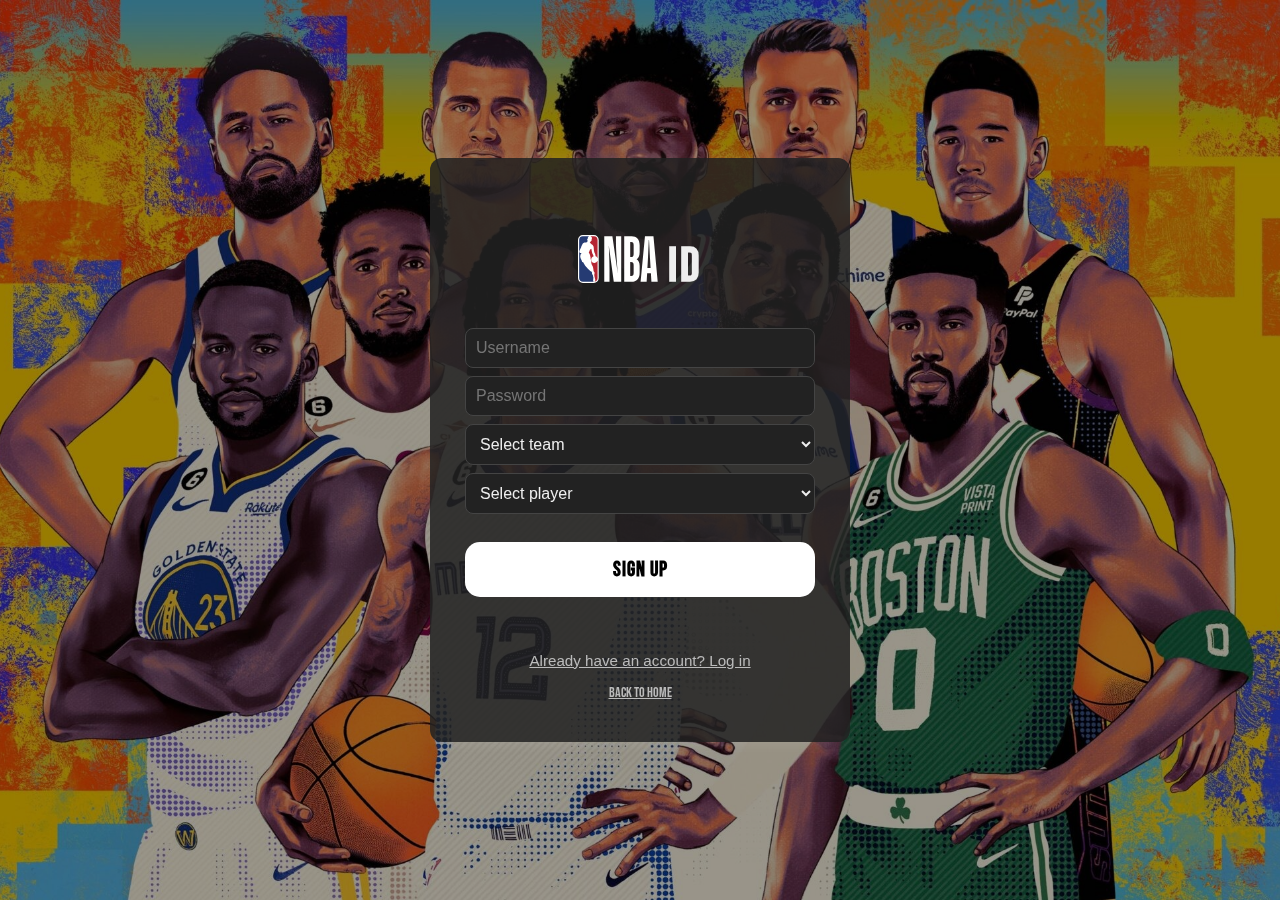
<file: sign_in.html>
<!DOCTYPE html>
<html lang="en">
   <head>
      <!-- Google tag (gtag.js) -->
      <script async src="https://www.googletagmanager.com/gtag/js?id=G-RL9JVF6KZ1"></script>
      <script>
        window.dataLayer = window.dataLayer || [];
        function gtag(){dataLayer.push(arguments);}
        gtag('js', new Date());
      
        gtag('config', 'G-RL9JVF6KZ1');
      </script>
      <meta charset="UTF-8" />
      <meta name="viewport" content="width=device-width, initial-scale=1.0">
      <title>Sign Up / Login</title>
      <link href="https://fonts.googleapis.com/css2?family=Bebas+Neue&display=swap" rel="stylesheet" />
      <link rel="icon" type="image/png" href="icons/NBA.png">
      <meta property="og:title" content="NBA Sign Up / Login">
      <meta property="og:description" content="Join the NBA community! Sign up or log in to follow your favorite teams and players.">
      <meta property="og:image" content="trivia_pics/nba.png">
      <meta property="og:image:alt" content="NBA Sign Up and Login Page">
      <meta property="og:type" content="website">
      <meta property="og:url" content="https://tvoja-stranica.com">
      <meta property="og:site_name" content="NBA Fan Platform">
      <!-- Twitter/X specifični tagovi (opcionalno za bolji prikaz) -->
      <meta name="twitter:card" content="summary_large_image">
      <meta name="twitter:image" content="trivia_pics/nba.png">
      <meta name="description" content="Join the NBA Fan Platform! Sign up or log in to follow your favorite NBA teams and players.">
      <style>
         body, html {
         height: 100vh;
         margin: 0;
         padding: 0;
         font-family: 'Bebas Neue', cursive, 'Segoe UI', Tahoma, Geneva, Verdana, sans-serif;
         color: #eee;
         overflow: hidden;
         display: flex;
         justify-content: center;
         align-items: center;
         background: transparent;
         }
         .slideshow {
         position: fixed;
         top: 0;
         left: 0;
         width: 100vw;
         height: 100vh;
         background-size: cover;
         background-repeat: no-repeat;
         background-position: center center;
         z-index: -1;
         filter: brightness(0.6);
         }
         .login-container {
         background: rgba(34, 34, 34, 0.85);
         padding: 40px 35px;
         border-radius: 12px;
         box-shadow: 0 0 15px rgba(255, 255, 255, 0.12);
         width: 350px;
         text-align: center;
         position: relative;
         z-index: 1;
         max-height: 90vh;
         }
         h2 {
         margin-bottom: 25px;
         font-size: 3rem;
         font-weight: 600;
         color: #eee;
         letter-spacing: 3px;
         }
         input, select {
         width: 100%;
         padding: 10px;
         margin: 8px 0;
         border: 1px solid #444;
         border-radius: 8px;
         background: #222;
         color: #eee;
         outline: none;
         transition: border-color 0.3s ease;
         font-size: 1rem;
         font-family: 'Segoe UI', Tahoma, Geneva, Verdana, sans-serif;
         display: block;
         box-sizing: border-box;
         }
         input:focus, select:focus {
         border-color: white;
         }
         button {
         background: white;
         border: none;
         padding: 15px 0;
         font-size: 1.3rem;
         font-weight: bold;
         border-radius: 15px;
         cursor: pointer;
         color: black;
         margin-top: 20px;
         transition: transform 0.2s ease, box-shadow 0.3s ease;
         width: 100%;
         font-family: 'Bebas Neue', cursive;
         letter-spacing: 1px;
         }
         button:hover {
         transform: translateY(-2px);
         }
         .toggle-link {
         margin-top: 20px;
         color: #bbb;
         cursor: pointer;
         text-decoration: underline;
         font-size: 0.95rem;
         user-select: none;
         transition: color 0.3s ease;
         font-family: 'Segoe UI', Tahoma, Geneva, Verdana, sans-serif;
         }
         .toggle-link:hover {
         color: #eee;
         }
         .error {
         margin-top: 15px;
         font-size: 0.9rem;
         min-height: 20px;
         color: #e53935;
         user-select: none;
         }
         #team-logo, #player-photo {
         display: none;
         margin-top: 10px;
         width: 60px;
         height: 60px;
         border-radius: 8px;
         box-shadow: 0 0 8px rgba(255, 255, 255, 0.15);
         object-fit: contain;
         margin-left: auto;
         margin-right: auto;
         }
         .back-home {
         margin-top: 15px;
         color: #bbb;
         cursor: pointer;
         font-size: 0.9rem;
         user-select: none;
         text-decoration: underline;
         display: inline-block;
         }
         .back-home:hover {
         color: #eee;
         }
         .title-row {
         display: flex;
         align-items: center;
         justify-content: center;
         gap: 10px;
         }
         .nba-logo {
         width: 80px;
         height: auto;
         }
         @media (max-width: 768px) {
         body {
         font-size: 0.9rem;
         }
         .login-container {
         width: 97%;       /* malo širi nego prije */
         max-width: 420px; /* umjesto 380px, širi container */
         padding: 25px;
         }
         .login-container h2 {
         font-size: 2rem;
         }
         .login-container input,
         .login-container button {
         font-size: 1rem;
         padding: 14px;
         }
         }
      </style>
   </head>
   <body>
      <div class="slideshow"></div>
      <div class="login-container">
         <div class="title-row">
            <img src="icons/nba_logo.svg" alt="NBA Logo" class="nba-logo" />
            <h2 id="form-title">id</h2>
         </div>
         <input type="text" id="username" placeholder="Username" autocomplete="off" />
         <input type="password" id="password" placeholder="Password" autocomplete="off" />
         <select id="favoriteTeam">
            <option value="" disabled selected>Select team</option>
            <option value="Los Angeles Lakers" data-logo="https://cdn.nba.com/teams/uploads/sites/1610612747/2021/12/lakers_70x70.svg">Los Angeles Lakers</option>
            <option value="Golden State Warriors" data-logo="https://cdn.nba.com/logos/nba/1610612744/global/L/logo.svg">Golden State Warriors</option>
            <option value="Brooklyn Nets" data-logo="https://cdn.nba.com/teams/uploads/sites/1610612751/2024/07/BKN_Primary.svg">Brooklyn Nets</option>
            <option value="Chicago Bulls" data-logo="https://cdn.nba.com/teams/uploads/sites/1610612741/2021/10/bulls-svg.svg">Chicago Bulls</option>
            <option value="Miami Heat" data-logo="https://cdn.nba.com/teams/uploads/sites/1610612748/2025/04/core.svg">Miami Heat</option>
            <option value="Atlanta Hawks" data-logo="https://cdn.nba.com/teams/uploads/sites/1610612737/2023/01/atl_hawks_primary_icon.svg">Atlanta Hawks</option>
            <option value="Boston Celtics" data-logo="https://cdn.nba.com/logos/nba/1610612738/global/L/logo.svg">Boston Celtics</option>
            <option value="Charlotte Hornets" data-logo="https://cdn.nba.com/logos/nba/1610612766/global/L/logo.svg">Charlotte Hornets</option>
            <option value="Cleveland Cavaliers" data-logo="https://cdn.nba.com/teams/uploads/sites/1610612739/2022/03/Asset-4-3.svg">Cleveland Cavaliers</option>
            <option value="Dallas Mavericks" data-logo="https://cdn.nba.com/logos/nba/1610612742/global/L/logo.svg">Dallas Mavericks</option>
            <option value="Denver Nuggets" data-logo="https://cdn.nba.com/logos/nba/1610612743/global/L/logo.svg">Denver Nuggets</option>
            <option value="Detroit Pistons" data-logo="https://cdn.nba.com/teams/uploads/sites/1610612765/2021/09/dp-primary.svg">Detroit Pistons</option>
            <option value="Houston Rockets" data-logo="https://cdn.nba.com/teams/uploads/sites/1610612745/2023/10/logo-6.46.56-PM.svg">Houston Rockets</option>
            <option value="Indiana Pacers" data-logo="https://cdn.nba.com/logos/nba/1610612754/global/L/logo.svg">Indiana Pacers</option>
            <option value="LA Clippers" data-logo="https://cdn.nba.com/teams/uploads/sites/1610612746/2024/06/LAClippers_Global_rgb.svg">LA Clippers</option>
            <option value="Memphis Grizzlies" data-logo="https://a.espncdn.com/combiner/i?img=/i/teamlogos/nba/500/mem.png&h=200&w=200">Memphis Grizzlies</option>
            <option value="Milwaukee Bucks" data-logo="https://cdn.nba.com/teams/uploads/sites/1610612749/2021/09/logo.svg">Milwaukee Bucks</option>
            <option value="Minnesota Timberwolves" data-logo="https://cdn.nba.com/teams/uploads/sites/1610612750/2021/11/logo-1.svg">Minnesota Timberwolves</option>
            <option value="New Orleans Pelicans" data-logo="https://cdn.nba.com/logos/nba/1610612740/global/L/logo.svg">New Orleans Pelicans</option>
            <option value="New York Knicks" data-logo="https://cdn.nba.com/teams/uploads/sites/1610612752/2022/10/NYK2223-PRIMARY-LOGO.svg">New York Knicks</option>
            <option value="Oklahoma City Thunder" data-logo="https://cdn.nba.com/teams/uploads/sites/1610612760/2021/12/logo.svg">Oklahoma City Thunder</option>
            <option value="Orlando Magic" data-logo="https://cdn.nba.com/teams/uploads/sites/1610612753/2025/06/Orlando-Magic-Global-Logo.svg">Orlando Magic</option>
            <option value="Philadelphia 76ers" data-logo="https://cdn.nba.com/logos/nba/1610612755/global/L/logo.svg">Philadelphia 76ers</option>
            <option value="Phoenix Suns" data-logo="https://cdn.nba.com/teams/uploads/sites/1610612756/2022/08/suns-logo.svg">Phoenix Suns</option>
            <option value="Portland Trail Blazers" data-logo="https://cdn.nba.com/teams/uploads/sites/1610612757/2022/03/tb_primary_rgb.svg">Portland Trail Blazers</option>
            <option value="Sacramento Kings" data-logo="https://cdn.nba.com/teams/uploads/sites/1610612758/2022/04/Kings-Primary.svg">Sacramento Kings</option>
            <option value="San Antonio Spurs" data-logo="https://cdn.nba.com/teams/uploads/sites/1610612759/2022/05/GlobalLogo_WHT-1.svg">San Antonio Spurs</option>
            <option value="Toronto Raptors" data-logo="https://cdn.nba.com/teams/uploads/sites/1610612761/2021/09/Toronto-Raptors.svg">Toronto Raptors</option>
            <option value="Utah Jazz" data-logo="https://a.espncdn.com/combiner/i?img=/i/teamlogos/nba/500/utah.png&h=200&w=200">Utah Jazz</option>
            <option value="Washington Wizards" data-logo="https://cdn.nba.com/teams/uploads/sites/1610612764/2022/06/wiz-primary.svg">Washington Wizards</option>
         </select>
         <img id="team-logo" alt="Selected team logo" />
         <select id="favoritePlayer">
            <option value="" disabled selected>Select player</option>
            <option value="LeBron James" data-info="Lakers, SF" data-logo="https://cdn.nba.com/headshots/nba/latest/1040x760/2544.png">LeBron James</option>
            <option value="Stephen Curry" data-info="Warriors, PG" data-logo="https://cdn.nba.com/headshots/nba/latest/1040x760/201939.png">Stephen Curry</option>
            <option value="Kevin Durant" data-info="Nets, PF" data-logo="https://a.espncdn.com/combiner/i?img=/i/headshots/nba/players/full/3202.png&w=350&h=254">Kevin Durant</option>
            <option value="Michael Jordan" data-info="Bulls, SG" data-logo="https://cdn.nba.com/headshots/nba/latest/1040x760/893.png">Michael Jordan</option>
            <option value="Dwyane Wade" data-info="Heat, SG" data-logo="https://cdn.nba.com/headshots/nba/latest/1040x760/2548.png">Dwyane Wade</option>
            <option value="Kobe Bryant" data-info="Lakers, SG" data-logo="https://cdn.nba.com/headshots/nba/latest/1040x760/977.png">Kobe Bryant</option>
            <option value="Magic Johnson" data-info="Lakers, PG" data-logo="https://cdn.nba.com/headshots/nba/latest/1040x760/77142.png">Magic Johnson</option>
            <option value="Larry Bird" data-info="Celtics, SF" data-logo="https://cdn.nba.com/headshots/nba/latest/1040x760/1449.png">Larry Bird</option>
            <option value="Kareem Abdul-Jabbar" data-info="Lakers, C" data-logo="https://cdn.nba.com/headshots/nba/latest/1040x760/76003.png">Kareem Abdul-Jabbar</option>
            <option value="Wilt Chamberlain" data-info="Lakers, C" data-logo="https://cdn.nba.com/headshots/nba/latest/1040x760/76375.png">Wilt Chamberlain</option>
            <option value="Bill Russell" data-info="Celtics, C" data-logo="https://cdn.nba.com/headshots/nba/latest/1040x760/78049.png">Bill Russell</option>
            <option value="Shaquille O'Neal" data-info="Lakers, C" data-logo="https://cdn.nba.com/headshots/nba/latest/1040x760/406.png">Shaquille O'Neal</option>
            <option value="Tim Duncan" data-info="Spurs, PF" data-logo="https://cdn.nba.com/headshots/nba/latest/1040x760/1495.png">Tim Duncan</option>
            <option value="Hakeem Olajuwon" data-info="Rockets, C" data-logo="https://cdn.nba.com/headshots/nba/latest/1040x760/165.png">Hakeem Olajuwon</option>
            <option value="Oscar Robertson" data-info="Royals, PG" data-logo="https://cdn.nba.com/headshots/nba/latest/1040x760/600015.png">Oscar Robertson</option>
            <option value="Jerry West" data-info="Lakers, PG" data-logo="https://cdn.nba.com/headshots/nba/latest/1040x760/78497.png">Jerry West</option>
            <option value="Elgin Baylor" data-info="Lakers, SF" data-logo="https://cdn.nba.com/headshots/nba/latest/1040x760/76127.png">Elgin Baylor</option>
            <option value="David Robinson" data-info="Spurs, C" data-logo="https://cdn.nba.com/headshots/nba/latest/1040x760/764.png">David Robinson</option>
            <option value="Karl Malone" data-info="Jazz, PF" data-logo="https://cdn.nba.com/headshots/nba/latest/1040x760/252.png">Karl Malone</option>
            <option value="John Stockton" data-info="Jazz, PG" data-logo="https://cdn.nba.com/headshots/nba/latest/1040x760/304.png">John Stockton</option>
            <option value="Charles Barkley" data-info="Suns, PF" data-logo="https://cdn.nba.com/headshots/nba/latest/1040x760/787.png">Charles Barkley</option>
            <option value="Patrick Ewing" data-info="Knicks, C" data-logo="https://cdn.nba.com/headshots/nba/latest/1040x760/121.png">Patrick Ewing</option>
            <option value="Dirk Nowitzki" data-info="Mavericks, PF" data-logo="https://cdn.nba.com/headshots/nba/latest/1040x760/1717.png">Dirk Nowitzki</option>
            <option value="Allen Iverson" data-info="76ers, SG" data-logo="https://cdn.nba.com/headshots/nba/latest/1040x760/947.png">Allen Iverson</option>
            <option value="Scottie Pippen" data-info="Bulls, SF" data-logo="https://cdn.nba.com/headshots/nba/latest/1040x760/937.png">Scottie Pippen</option>
            <option value="Isiah Thomas" data-info="Pistons, PG" data-logo="https://cdn.nba.com/headshots/nba/latest/1040x760/78318.png">Isiah Thomas</option>
            <option value="Dominique Wilkins" data-info="Hawks, SF" data-logo="https://cdn.nba.com/headshots/nba/latest/1040x760/1122.png">Dominique Wilkins</option>
            <option value="Clyde Drexler" data-info="Trail Blazers, SG" data-logo="https://cdn.nba.com/headshots/nba/latest/1040x760/17.png">Clyde Drexler</option>
            <option value="Julius Erving" data-info="76ers, SF" data-logo="https://cdn.nba.com/headshots/nba/latest/1040x760/76681.png">Julius Erving</option>
            <option value="Moses Malone" data-info="76ers, C" data-logo="https://cdn.nba.com/headshots/nba/latest/1040x760/77449.png">Moses Malone</option>
            <option value="Kevin Garnett" data-info="Timberwolves, PF" data-logo="https://cdn.nba.com/headshots/nba/latest/1040x760/708.png">Kevin Garnett</option>
            <option value="Paul Pierce" data-info="Celtics, SF" data-logo="https://cdn.nba.com/headshots/nba/latest/1040x760/1718.png">Paul Pierce</option>
            <option value="Ray Allen" data-info="Celtics, SG" data-logo="https://cdn.nba.com/headshots/nba/latest/1040x760/951.png">Ray Allen</option>
            <option value="Steve Nash" data-info="Suns, PG" data-logo="https://a.espncdn.com/combiner/i?img=/i/headshots/nba/players/full/592.png&w=350&h=254">Steve Nash</option>
            <option value="Jason Kidd" data-info="Nets, PG" data-logo="https://a.espncdn.com/combiner/i?img=/i/headshots/nba/players/full/429.png&w=350&h=254">Jason Kidd</option>
            <option value="Chris Paul" data-info="Suns, PG" data-logo="https://cdn.nba.com/headshots/nba/latest/1040x760/101108.png">Chris Paul</option>
            <option value="Russell Westbrook" data-info="Thunder, PG" data-logo="https://cdn.nba.com/headshots/nba/latest/1040x760/201566.png">Russell Westbrook</option>
            <option value="James Harden" data-info="Rockets, SG" data-logo="https://cdn.nba.com/headshots/nba/latest/1040x760/201935.png">James Harden</option>
            <option value="Gary Payton" data-info="Supersonics, PG" data-logo="https://cdn.nba.com/headshots/nba/latest/1040x760/56.png">Gary Payton</option>
            <option value="Dennis Rodman" data-info="Bulls, PF" data-logo="https://cdn.nba.com/headshots/nba/latest/1040x760/23.png">Dennis Rodman</option>
            <option value="Reggie Miller" data-info="Pacers, SG" data-logo="https://cdn.nba.com/headshots/nba/latest/1040x760/397.png">Reggie Miller</option>
            <option value="Vince Carter" data-info="Raptors, SG" data-logo="https://cdn.nba.com/headshots/nba/latest/1040x760/1713.png">Vince Carter</option>
            <option value="Tracy McGrady" data-info="Raptors, SG" data-logo="https://cdn.nba.com/headshots/nba/latest/1040x760/1503.png">Tracy McGrady</option>
            <option value="Bill Walton" data-info="Trail Blazers, C" data-logo="https://cdn.nba.com/headshots/nba/latest/1040x760/78450.png">Bill Walton</option>
         </select>
         <img id="player-photo" alt="Selected player photo" />
         <button onclick="submitForm()">Sign Up</button>
         <div class="error" id="error-message"></div>
         <div class="toggle-link" id="toggle-link">Already have an account? Log in</div>
         <div class="back-home" onclick="goHome()">Back to Home</div>
      </div>
      <script>
         const usernameInput = document.getElementById("username");
         const passwordInput = document.getElementById("password");
         const favoriteTeamSelect = document.getElementById("favoriteTeam");
         const favoritePlayerSelect = document.getElementById("favoritePlayer");
         const errorMessage = document.getElementById("error-message");
         const teamLogo = document.getElementById("team-logo");
         const playerPhoto = document.getElementById("player-photo");
         const toggleLink = document.getElementById("toggle-link");
         const formTitle = document.getElementById("form-title");
         const submitBtn = document.querySelector("button");
         const slideshow = document.querySelector(".slideshow");
         
         let isLoginMode = false;
         
         const images = [
           "background/nba.jpg",
           "background/nba2.jpg",
           "background/nba3.jpeg",
           "background/nba4.webp",
           "background/nba6.jpeg"
         ];
         let currentImageIndex = 0;
         
         function changeBackground() {
           slideshow.style.backgroundImage = `url('${images[currentImageIndex]}')`;
           currentImageIndex = (currentImageIndex + 1) % images.length;
         }
         changeBackground();
         setInterval(changeBackground, 8000);
         
         favoriteTeamSelect.addEventListener("change", () => {
           const selectedOption = favoriteTeamSelect.options[favoriteTeamSelect.selectedIndex];
           const logoUrl = selectedOption.getAttribute("data-logo");
           if (logoUrl) {
             teamLogo.src = logoUrl;
             teamLogo.style.display = "block";
           } else {
             teamLogo.src = "";
             teamLogo.style.display = "none";
           }
         });
         
         favoritePlayerSelect.addEventListener("change", () => {
           const selectedOption = favoritePlayerSelect.options[favoritePlayerSelect.selectedIndex];
           const photoUrl = selectedOption.getAttribute("data-logo"); // Promijenjeno s data-photo na data-logo
           if (photoUrl) {
             playerPhoto.src = photoUrl;
             playerPhoto.style.display = "block";
           } else {
             playerPhoto.src = "";
             playerPhoto.style.display = "none";
           }
         });
         
         toggleLink.addEventListener("click", () => {
           isLoginMode = !isLoginMode;
           errorMessage.textContent = "";
           if (isLoginMode) {
             formTitle.textContent = "Login";
             submitBtn.textContent = "Log In";
             toggleLink.textContent = "Don't have an account? Sign Up";
             favoriteTeamSelect.style.display = "none";
             favoritePlayerSelect.style.display = "none";
             teamLogo.style.display = "none";
             playerPhoto.style.display = "none";
           } else {
             formTitle.textContent = "Sign Up";
             submitBtn.textContent = "Sign Up";
             toggleLink.textContent = "Already have an account? Log in";
             favoriteTeamSelect.style.display = "block";
             favoritePlayerSelect.style.display = "block";
           }
         });
         
         function submitForm() {
           const user = usernameInput.value.trim();
           const pass = passwordInput.value.trim();
           const favoriteTeam = favoriteTeamSelect.value;
           const favoritePlayer = favoritePlayerSelect.value;
         
           const savedUser = localStorage.getItem("username");
           const savedPass = localStorage.getItem("password");
         
           if (isLoginMode) {
             if (!user || !pass) {
               errorMessage.textContent = "Enter your username and password!";
               return;
             }
             if (user === savedUser && pass === savedPass) {
               localStorage.setItem("isLoggedIn", "true");
               window.location.href = document.referrer || "index.html";
             } else {
               errorMessage.textContent = "Incorrect username or password!";
             }
           } else {
             if (!user || !pass || !favoriteTeam || !favoritePlayer) {
               errorMessage.textContent = "Please fill out all fields!";
               return;
             }
             if (savedUser) {
               errorMessage.textContent = "An account already exists, please log in!";
               return;
             }
             localStorage.setItem("username", user);
             localStorage.setItem("password", pass);
             localStorage.setItem("favoriteTeam", favoriteTeam);
             localStorage.setItem("favoritePlayer", favoritePlayer);
             localStorage.setItem("isLoggedIn", "true");
             localStorage.setItem("profilePic", "https://via.placeholder.com/30?text=User");
             window.location.href = document.referrer || "index.html";
           }
         }
         
         function goHome() {
           window.location.href = document.referrer || "index.html";
         }
         
         if (localStorage.getItem("isLoggedIn") === "true") {
           window.location.href = document.referrer || "index.html";
         }
      </script>
   </body>
</html>
</file>
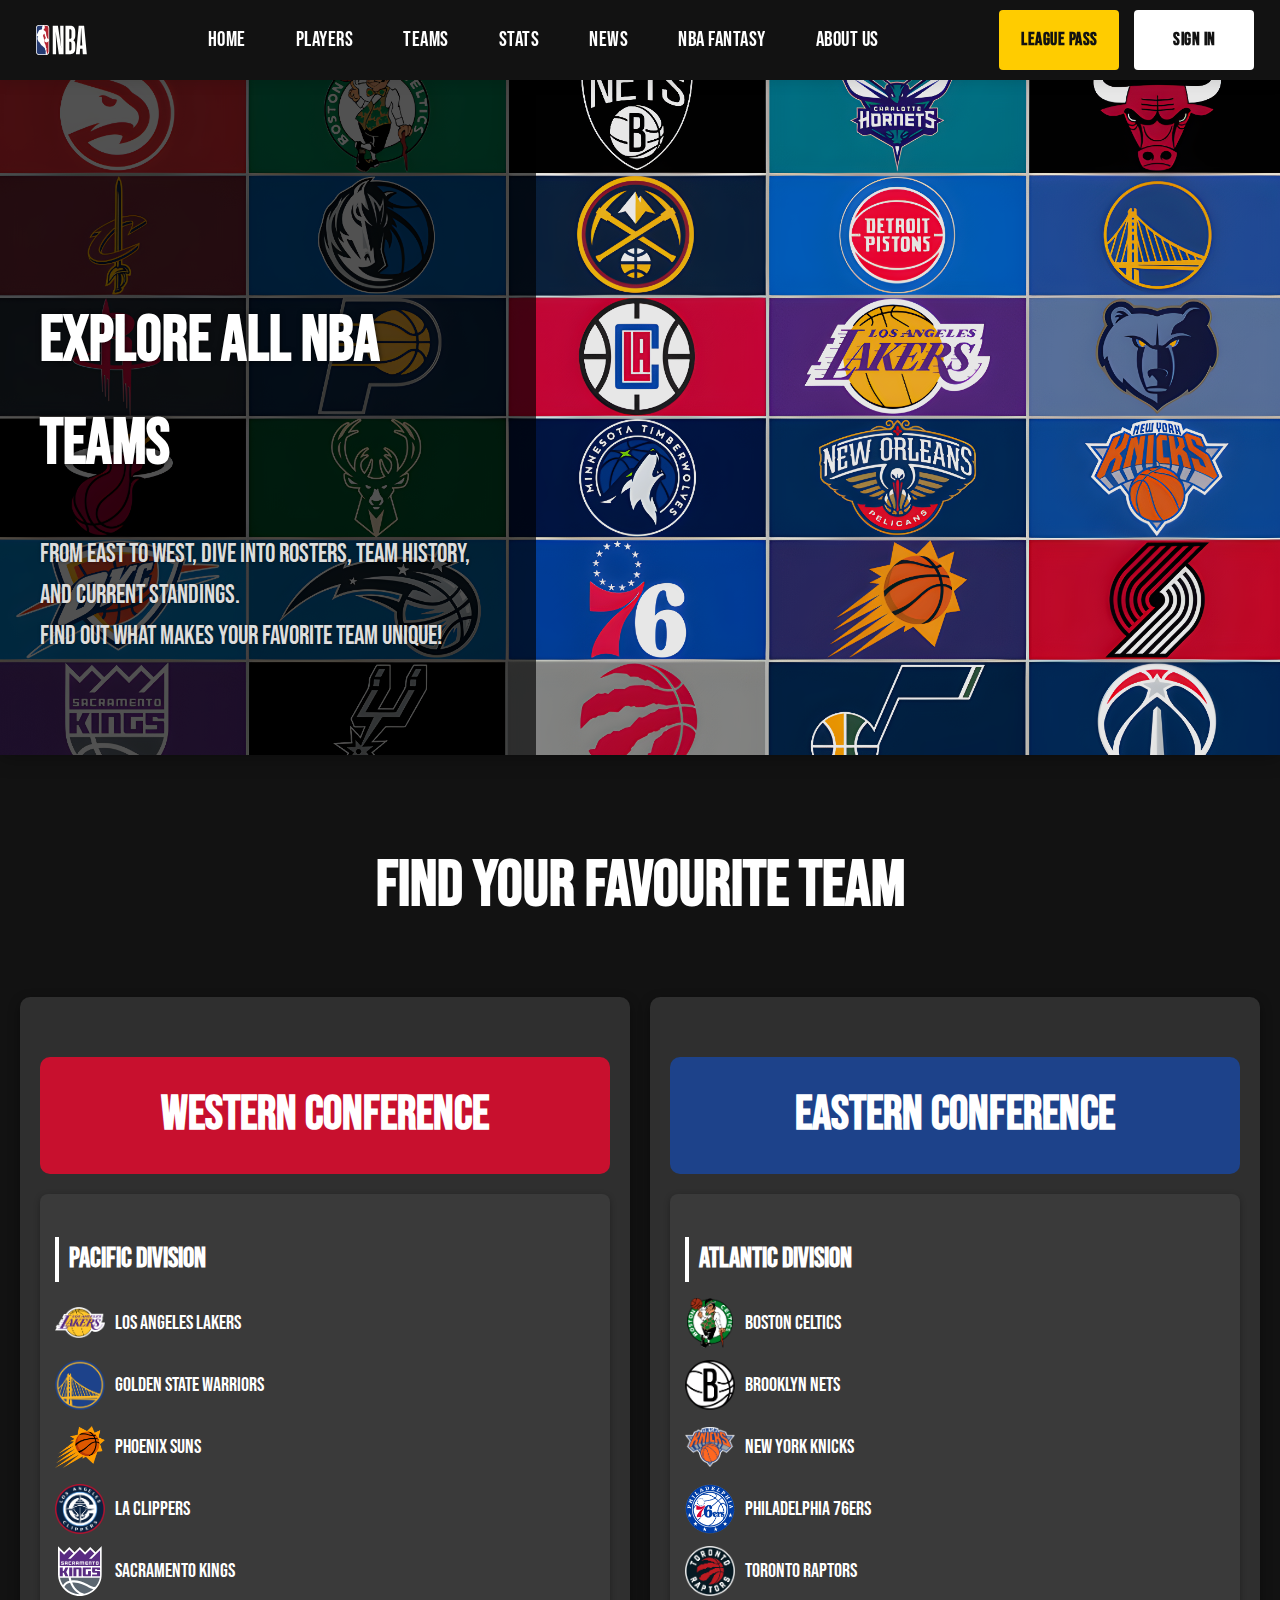
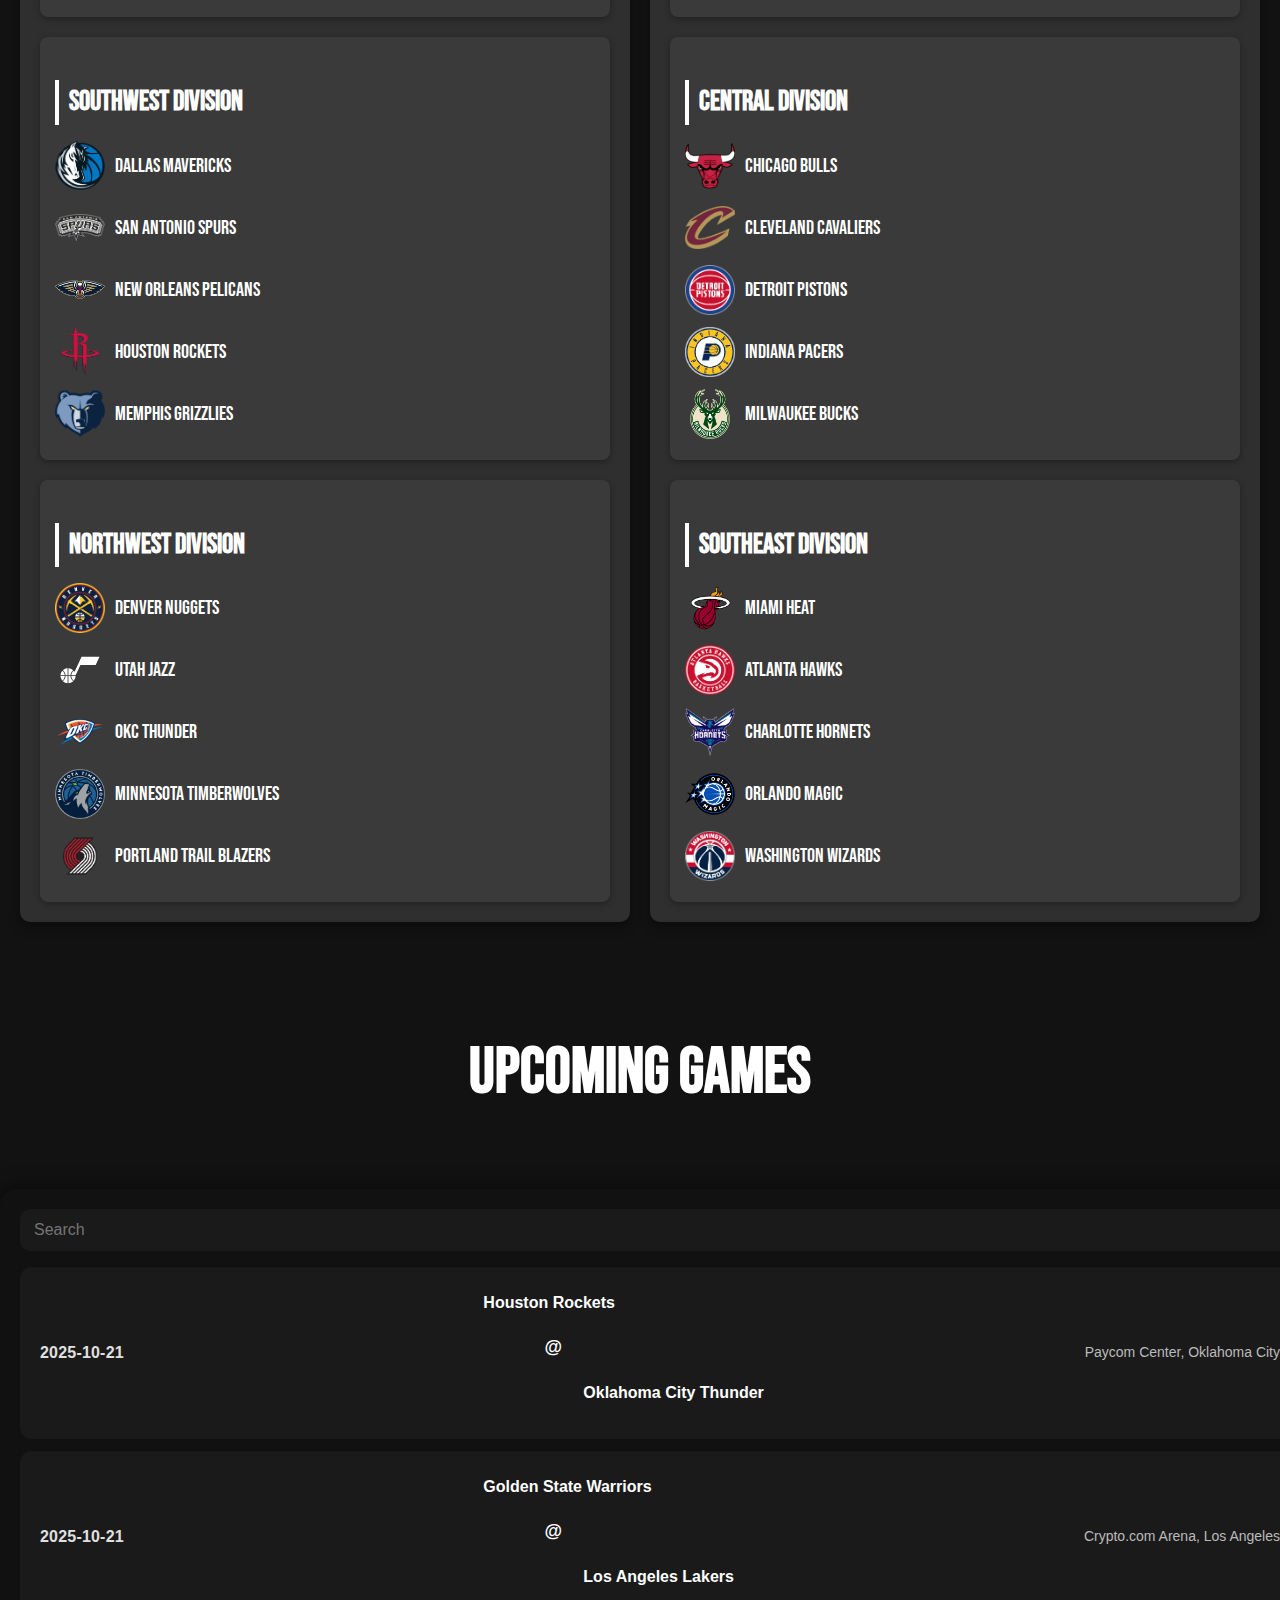
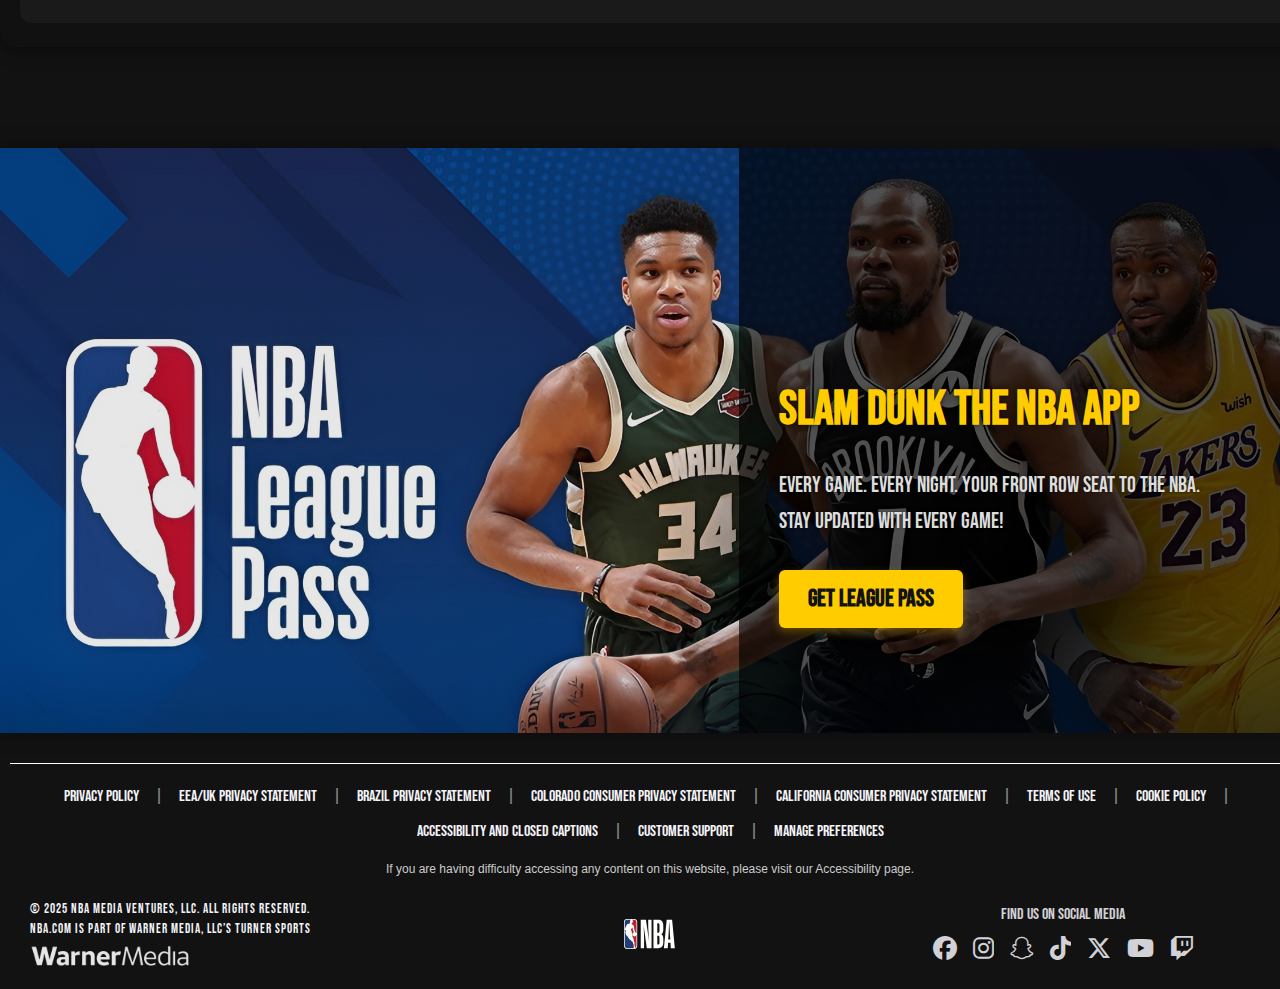
<file: teams.html>
<!DOCTYPE html>
<html lang="en">
   <head>
      <meta charset="UTF-8">
      <meta name="viewport" content="width=device-width, initial-scale=1.0">
      <title>Teams | NBA</title>
      <link rel="stylesheet" href="style.css"/>
      <link href="https://fonts.googleapis.com/css2?family=Bebas+Neue&display=swap" rel="stylesheet">
      <link rel="stylesheet" href="https://cdnjs.cloudflare.com/ajax/libs/font-awesome/6.5.0/css/all.min.css">
      <link rel="icon" type="image/png" href="icons/NBA.png">
      <meta property="og:title" content="NBA Sign Up / Login">
      <meta property="og:description" content="Join the NBA community! Sign up or log in to follow your favorite teams and players.">
      <meta property="og:image" content="trivia_pics/nba.avif">
      <meta property="og:image:alt" content="NBA Sign Up and Login Page">
      <meta property="og:type" content="website">
      <meta property="og:url" content="https://tvoja-stranica.com">
      <meta property="og:site_name" content="NBA Fan Platform">
      <!-- Twitter/X specifični tagovi (opcionalno za bolji prikaz) -->
      <meta name="twitter:card" content="summary_large_image">
      <meta name="twitter:image" content="trivia_pics/nba.avif">
      <meta name="description" content="Join the NBA Fan Platform! Sign up or log in to follow your favorite NBA teams and players.">
   </head>
   <header>
      <div class="header-container">
         <div class="hamburger">
            <div></div>
            <div></div>
            <div></div>
         </div>
         <div class="logo-container">
            <img src="icons/nba_logo.svg" alt="logoIcon" class="logo">
         </div>
         <nav id="main-nav"> 
            <a href="index.html" class="navigation">Home</a>
            <a href="players.html" class="navigation">Players</a>
            <a href="teams.html" class="navigation">Teams</a>
            <a href="statistics.html" class="navigation">Stats</a>
            <a href="news.html" class="navigation">News</a>
            <a href="NBA_Fantasy.html" class="navigation">NBA Fantasy</a>
            <a href="about_us.html" class="navigation">About Us</a>
         </nav>
         <div class="auth-links">
            <a href="leaguePass.html" class="auth-link league-pass">League Pass</a>
            <a href="sign_in.html" class="auth-link sign-in">Sign In</a>
         </div>
      </div>
   </header>
   <section class="cta-banner2">
      <div class="cta-image-wrapper2">
         <img src="icons/team/allTeams.png" alt="NBA Crowd" class="cta-background2">
         <div class="cta-overlay2">
            <h2>Explore All NBA Teams</h2>
            <p>From East to West, dive into rosters, team history, and current standings. <br>Find out what makes your favorite team unique!</p>
         </div>
      </div>
   </section>
   <h2 class="teams">Find your favourite team</h2>
   <div class="conferences-container">
      <!-- WEST -->
      <div class="conference-card west">
         <h2 class="conf-title west-title">Western Conference</h2>
         <div class="divisions-wrapper">
            <div class="division">
               <h3>Pacific Division</h3>
               <ul>
                  <li><img src="icons/team/lakers.png" alt="Lakers"> <a href="https://www.espn.com/nba/team/_/name/lal/los-angeles-lakers" target="_blank">Los Angeles Lakers</a></li>
                  <li><img src="icons/team/warriors.png" alt="Warriors"> <a href="https://www.espn.com/nba/team/_/name/gs/golden-state-warriors" target="_blank">Golden State Warriors</a></li>
                  <li><img src="icons/team/suns.png" alt="Suns"> <a href="https://www.espn.com/nba/team/_/name/phx/phoenix-suns" target="_blank">Phoenix Suns</a></li>
                  <li><img src="icons/team/clippers.png" alt="Clippers"> <a href="https://www.espn.com/nba/team/_/name/lac/la-clippers" target="_blank">LA Clippers</a></li>
                  <li><img src="icons/tema_logo/kings.svg" alt="Kings"> <a href="https://www.espn.com/nba/team/_/name/sac/sacramento-kings" target="_blank">Sacramento Kings</a></li>
               </ul>
            </div>
            <div class="division">
               <h3>Southwest Division</h3>
               <ul>
                  <li><img src="icons/team/mavericks.png" alt="Mavericks"> <a href="https://www.espn.com/nba/team/_/name/dal/dallas-mavericks" target="_blank">Dallas Mavericks</a></li>
                  <li><img src="icons/team/spurs.png" alt="Spurs"><a href="https://www.espn.com/nba/team/_/name/sa/san-antonio-spurs" target="_blank">San Antonio Spurs</a></li>
                  <li><img src="icons/team/pelicans.png" alt="Pelicans"> <a href="https://www.espn.com/nba/team/_/name/no/new-orleans-pelicans" target="_blank">New Orleans Pelicans</a></li>
                  <li><img src="icons/team/rockets.png" alt="Rockets"> <a href="https://www.espn.com/nba/team/_/name/hou/houston-rockets" target="_blank">Houston Rockets</a></li>
                  <li><img src="icons/team/grizzlies.png" alt="Grizzlies"> <a href="https://www.espn.com/nba/team/_/name/mem/memphis-grizzlies" target="_blank">Memphis Grizzlies</a></li>
               </ul>
            </div>
            <div class="division">
               <h3>Northwest Division</h3>
               <ul>
                  <li><img src="icons/team/denver.png" alt="Nuggets"> <a href="https://www.espn.com/nba/team/_/name/den/denver-nuggets" target="_blank">Denver Nuggets</a></li>
                  <li><img src="icons/tema_logo/jazz.svg" alt="Jazz"> <a href="https://www.espn.com/nba/team/_/name/utah/utah-jazz" target="_blank">Utah Jazz</a></li>
                  <li><img src="icons/team/thunder.png" alt="Thunder"> <a href="https://www.espn.com/nba/team/_/name/okc/oklahoma-city-thunder" target="_blank">OKC Thunder</a></li>
                  <li><img src="icons/team/timberwolves.png" alt="Timberwolves"> <a href="https://www.espn.com/nba/team/_/name/min/minnesota-timberwolves" target="_blank">Minnesota Timberwolves</a></li>
                  <li><img src="icons/team/blazers.webp" alt="Blazers"> <a href="https://www.espn.com/nba/team/_/name/por/portland-trail-blazers" target="_blank"> Portland Trail Blazers</a></li>
               </ul>
            </div>
         </div>
      </div>
      <!-- EAST -->
      <div class="conference-card east">
         <h2 class="conf-title east-title">Eastern Conference</h2>
         <div class="divisions-wrapper">
            <div class="division">
               <h3>Atlantic Division</h3>
               <ul>
                  <li><img src="icons/team/celtics.png" alt="Celtics"> <a href="https://www.espn.com/nba/team/_/name/bos/boston-celtics" target="_blank"> Boston Celtics</a></li>
                  <li><img src="icons/team/nets.png" alt="Nets"> <a href="https://www.espn.com/nba/team/_/name/bkn/brooklyn-nets" target="_blank">Brooklyn Nets</a></li>
                  <li><img src="icons/team/knicks.png" alt="Knicks"> <a href="https://www.espn.com/nba/team/_/name/ny/new-york-knicks" target="_blank">New York Knicks</a></li>
                  <li><img src="icons/team/philly.png" alt="76ers"> <a href="https://www.espn.com/nba/team/_/name/phi/philadelphia-76ers" target="_blank">Philadelphia 76ers</a></li>
                  <li><img src="icons/team/raptors.png" alt="76ers"> <a href="https://www.espn.com/nba/team/_/name/tor/toronto-raptors" target="_blank">Toronto Raptors</a></li>
               </ul>
            </div>
            <div class="division">
               <h3>Central Division</h3>
               <ul>
                  <li><img src="icons/tema_logo/bulls.svg" alt="Bulls"> <a href="https://www.espn.com/nba/team/_/name/chi/chicago-bulls" target="_blank"> Chicago Bulls</a></li>
                  <li><img src="icons/team/cavs.png" alt="Cavaliers"> <a href="https://www.espn.com/nba/team/_/name/cle/cleveland-cavaliers" target="_blank">Cleveland Cavaliers</a></li>
                  <li><img src="icons/team/pistons.png" alt="Pistons"> <a href="https://www.espn.com/nba/team/_/name/det/detroit-pistons" target="_blank">Detroit Pistons</a></li>
                  <li><img src="icons/team/pacers.gif" alt="Pacers"> <a href="https://www.espn.com/nba/team/_/name/ind/indiana-pacers" target="_blank">Indiana Pacers</a></li>
                  <li><img src="icons/team/bucks.png" alt="Bucks"> <a href="https://www.espn.com/nba/team/_/name/mil/milwaukee-bucks" target="_blank">Milwaukee Bucks</a></li>
               </ul>
            </div>
            <div class="division">
               <h3>Southeast Division</h3>
               <ul>
                  <li><img src="icons/team/miami.png" alt="Heat"> <a href="https://www.espn.com/nba/team/_/name/mia/miami-heat" target="_blank">Miami Heat</a></li>
                  <li><img src="icons/team/hawks.png" alt="Hawks"> <a href="https://www.espn.com/nba/team/_/name/atl/atlanta-hawks" target="_blank">Atlanta Hawks</a></li>
                  <li><img src="icons/team/hornets.png" alt="Hornets"> <a href="https://www.espn.com/nba/team/_/name/cha/charlotte-hornets" target="_blank">Charlotte Hornets</a></li>
                  <li><img src="icons/team/magic.png" alt="Magic"> <a href="https://www.espn.com/nba/team/_/name/orl/orlando-magic" target="_blank">Orlando Magic</a></li>
                  <li><img src="icons/team/wizards.png" alt="Wizards"> <a href="https://www.espn.com/nba/team/_/name/wsh/washington-wizards" target="_blank">Washington Wizards</a></li>
               </ul>
            </div>
         </div>
      </div>
   </div>
   <h2 class="teams">Upcoming games</h2>
   <div class="schedule-container">
      <input type="text" id="search" placeholder="Search">
      <div id="schedule"></div>
   </div>
   <br><br><br>
   <section class="cta-banner">
      <div class="cta-image-wrapper">
         <img src="images/pass2.jpeg" alt="NBA Crowd" class="cta-background">
         <div class="cta-overlay">
            <h2>Slam Dunk the NBA App</h2>
            <p>Every game. Every night. Your front row seat to the NBA.<br>Stay updated with every game!</p>
            <a href="leaguePass.html" class="cta-button">Join the Action</a>
         </div>
      </div>
   </section>
   <footer class="footer">
      <div class="footer-line"></div>
      <!-- Footer links -->
      <div class="footer-links">
         <a href="#" data-policy="privacy-policy">Privacy Policy</a><span>|</span>
         <a href="#" data-policy="eea-uk">EEA/UK Privacy Statement</a><span>|</span>
         <a href="#" data-policy="brazil">Brazil Privacy Statement</a><span>|</span>
         <a href="#" data-policy="colorado">Colorado Consumer Privacy Statement</a><span>|</span>
         <a href="#" data-policy="california">California Consumer Privacy Statement</a><span>|</span>
         <a href="#" data-policy="terms">Terms of Use</a><span>|</span>
         <a href="#" data-policy="cookie">Cookie Policy</a><span>|</span>
         <a href="#" data-policy="accessibility">Accessibility and Closed Captions</a><span>|</span>
         <a href="#" data-policy="support">Customer Support</a><span>|</span>
         <a href="#" data-policy="preferences">Manage Preferences</a>
      </div>
      <!-- Popup za prikaz policy teksta -->
      <div class="popup-overlay" id="policy-popup" style="display: none;">
         <div class="popup-content">
            <span id="close-popup-x" class="close-x">✕</span>
            <h3 id="popup-title">Policy Title</h3>
            <div id="popup-text">Policy text will appear here.</div>
         </div>
      </div>
      <p class="accessibility-note">
         If you are having difficulty accessing any content on this website, please visit our Accessibility page.
      </p>
      <div class="footer-bottom">
         <div class="bottom-left">
            <p class="bottom-text">
               © 2025 NBA Media Ventures, LLC. All rights reserved.<br>
               NBA.com is part of Warner Media, LLC’s Turner Sports
            </p>
            <div class="footer-logo">
               <img src="icons/warner_media_logo.png" alt="Warner Media Logo">
            </div>
         </div>
         <div class="logo-footer">
            <img src="icons/nba_logo.svg" alt="NBA Logo" class="logo">
         </div>
         <div class="social-media">
            <p class="social-text">Find us on social media</p>
            <div class="social-icons">
               <a href="https://www.facebook.com/nba" target="_blank" aria-label="Facebook"><i class="fab fa-facebook"></i></a>
               <a href="https://www.instagram.com/nba/" target="_blank" aria-label="Instagram"><i class="fab fa-instagram"></i></a>
               <a href="https://www.snapchat.com/@nba" target="_blank" aria-label="Snapchat"><i class="fab fa-snapchat-ghost"></i></a>
               <a href="https://www.tiktok.com/@nba" target="_blank" aria-label="TikTok"><i class="fab fa-tiktok"></i></a>
               <a href="https://x.com/nba" target="_blank" aria-label="X"><i class="fab fa-x-twitter"></i></a>
               <a href="https://www.youtube.com/@NBA" target="_blank" aria-label="YouTube"><i class="fab fa-youtube"></i></a>
               <a href="https://www.twitch.tv/nba" target="_blank" aria-label="Twitch"><i class="fab fa-twitch"></i></a>
            </div>
         </div>
      </div>
   </footer>
   <script src="teams.js"></script>
   </body>
</html>
</file>
<file: style.css>
body {
	margin: 0;
	padding: 0;
	line-height: 1.6;
	background: #f4f4f9;
	color: #2c2c2c;
}

header {
	background: #121212;
	padding: 10px 0;
	box-shadow: 0 4px 12px rgba(0, 0, 0, 0.1);
	position: sticky;
	top: 0;
	z-index: 9999;
}

.header-container {
	display: flex;
	align-items: center;
	justify-content: space-between;
	padding: 0 2%;
	max-width: 1300px;
	margin: 0 auto;
	gap: 10px;
}

.logo-container {
	display: flex;
	align-items: center;
	flex-shrink: 0;
}

.logo {
	height: auto;
	max-height: 100px;
	margin: 0;
	padding: 0;
	transition: transform 0.25s ease-in-out, filter 0.25s ease-in-out;
	cursor: pointer;
}

#main-nav {
	display: flex;
	gap: 20px;
	flex: 1;
	justify-content: center;
	align-items: center;
	align-self: center;
}

.navigation {
	text-decoration: none;
	color: white;
	font-family: "Bebas Neue", sans-serif;
	font-size: 1.3rem;
	padding: 10px 15px;
	transition: background-color 0.3s ease, color 0.3s ease;
	border-radius: 5px;
	letter-spacing: 0.5px;
}

.navigation:hover {
	background-color: #1e1e1e;
	color: #f4f4f9;
}

.auth-links {
	display: flex;
	gap: 15px;
	align-items: center;
	margin-left: auto;
	flex-shrink: 0;
}

.auth-link {
	font-family: "Bebas Neue", sans-serif;
	font-size: 1.1rem;
	text-decoration: none;
	border-radius: 4px;
	transition: background-color 0.3s ease, color 0.3s ease, transform 0.2s ease;
	letter-spacing: 0.5px;
	font-weight: bold;
	display: flex;
	align-items: center;
	justify-content: center;
	width: 120px;
	height: 60px;
}

/* League Pass - žuto dugme */
.league-pass {
	background-color: #ffcc00;
	color: #121212;
	border: none;
}

.league-pass:hover {
	background-color: #e6b800;
	color: #000;
}

/* Sign In/Profile - bijelo dugme */
.sign-in,
.profile {
	background-color: #ffffff;
	color: #121212;
	border: none;
}

.sign-in:hover,
.profile:hover {
	background-color: #e6e6e6;
	color: #000;
	box-shadow: 0 4px 6px rgba(0, 0, 0, 0.1);
}

.profile .profile-container {
	display: flex;
	align-items: center;
	/* vertikalno poravnanje */
	justify-content: flex-start;
	/* sadržaj počinje od lijeve strane */
	width: 100%;
	height: 100%;
	background-color: #ffffff;
	border-radius: 4px;
	overflow: hidden;
	gap: 4px;
	/* razmak između slike i username-a */
	padding: 0 20px;
	/* malo unutrašnjeg prostora */
}

.profile-pic {
	width: 40px;
	height: 40px;
	border-radius: 50%;
	object-fit: cover;
	flex-shrink: 0;
	/* sprječava smanjivanje slike */
}

.username {
	font-family: "Bebas Neue", sans-serif;
	font-size: 1.1rem;
	font-weight: bold;
	color: #121212;
	overflow: hidden;
	text-overflow: ellipsis;
	white-space: nowrap;
}

/* Osiguraj da se footer proteže do dna */
html,
body {
	margin: 0;
	padding: 0;
	height: auto;
}

body {
	min-height: 100vh;
	display: flex;
	flex-direction: column;
}

.content {
	flex: 1;
}

.footer {
	background-color: #121212;
	color: #f4f4f9;
	padding: 30px 10px 20px;
	margin-top: auto;
	width: 100%;
}

.footer-line {
	width: 100%;
	max-width: 1800px;
	/* ili 90%, ako želiš postotke */
	height: 1px;
	background-color: white;
	margin: 0 auto 20px;
	/* auto margin centriranje */
}

/* Linkovi iznad bottom sekcije */
.footer-links {
	display: flex;
	flex-wrap: wrap;
	justify-content: center;
	gap: 10px;
	margin-bottom: 15px;
	text-align: center;
}

.footer-links a {
	color: #f4f4f9;
	font-size: 1rem;
	text-decoration: none;
	font-family: "Bebas Neue", sans-serif;
	transition: color 0.3s ease;
}

.footer-links a:hover {
	color: #ffcc00;
}

.footer-links span {
	margin: 0 6px;
	color: #888;
	font-family: "Bebas Neue", sans-serif;
}

.footer-links a:last-child::after {
	content: "";
}

.accessibility-note {
	font-size: 0.75rem;
	color: #cccccc;
	margin: 10px auto 20px;
	max-width: 800px;
	font-family: Arial, sans-serif;
	text-align: center;
}

/* Donja sekcija footera s 3 kolone */
.footer-bottom {
	display: flex;
	justify-content: space-between;
	align-items: center;
	max-width: 1400px;
	margin: 0 auto;
	flex-wrap: wrap;
	/* responzivnost */
	padding: 0 20px;
}

.bottom-left {
	display: flex;
	flex-direction: column;
	align-items: flex-start;
	flex: 1;
	min-width: 250px;
}

.bottom-text {
	font-size: 0.8rem;
	font-family: "Bebas Neue", sans-serif;
	letter-spacing: 1px;
	color: #f4f4f9;
	margin: 0 0 5px 0;
	text-align: left;
}

.footer-logo img {
	max-width: 160px;
	height: auto;
	opacity: 0.9;
	display: block;
}

.logo-footer {
	display: flex;
	justify-content: center;
	align-items: center;
	flex: 1;
	min-width: 200px;
}

.logo-footer .logo {
	max-height: 50px;
	height: auto;
	display: block;
}

.social-media {
	display: flex;
	flex-direction: column;
	align-items: center;
	flex: 1;
	min-width: 250px;
}

.social-text {
	font-size: 1rem;
	font-family: "Bebas Neue", sans-serif;
	color: #f4f4f9;
	margin-bottom: 8px;
	opacity: 0.85;
	text-align: center;
}

.social-icons {
	display: flex;
	gap: 16px;
	justify-content: flex-end;
}

.social-icons a i {
	font-size: 24px;
	color: #f4f4f9;
	opacity: 0.85;
	transition: opacity 0.3s ease, color 0.3s ease;
}

.social-icons a:hover i {
	opacity: 1;
	color: #ffcc00;
}

body {
	overflow-x: hidden;
}

.bottom-left,
.logo-footer,
.social-media {
	min-width: 0;
	flex-basis: 0;
}

.hero {
	position: relative;
	width: 100%;
	height: 90vh;
	max-height: 800px;
	overflow: hidden;
}

.hero-wrapper {
	position: relative;
	width: 100%;
	height: 100%;
}

.hero-img {
	width: 100%;
	height: 100%;
	object-fit: cover;
	display: block;
	position: absolute;
	top: 0;
	left: 0;
	opacity: 0;
	transition: opacity 1s ease-in-out;
}

.hero-img.active {
	opacity: 1;
}

.slideshow {
	position: relative;
	width: 100%;
	height: 100%;
}

/* Updated dots positioning */
.slideshow-dots {
	position: absolute;
	bottom: 20px;
	/* Space below related-content */
	left: 30px;
	/* Align with hero-overlay padding */
	text-align: left;
	/* Left-align dots */
	z-index: 15;
	/* Above slideshow images and overlay */
}

.dot {
	cursor: pointer;
	height: 12px;
	width: 12px;
	margin: 0 6px;
	background-color: rgba(255, 255, 255, 0.5);
	border-radius: 50%;
	display: inline-block;
	transition: background-color 0.3s ease;
}

.dot.active,
.dot:hover {
	background-color: #ffcc00;
	/* Yellow to match theme */
}

.hero-overlay {
	position: absolute;
	top: 0;
	left: 0;
	width: 35%;
	height: 100%;
	background: rgba(0, 0, 0, 0.65);
	color: white;
	padding: 40px 30px;
	display: flex;
	flex-direction: column;
	justify-content: center;
	font-family: "Bebas Neue", sans-serif;
	z-index: 10;
}

.hero-overlay h2 {
	font-size: 2.8rem;
	margin-bottom: 20px;
	line-height: 1.2;
	text-shadow: 0 0 5px rgba(0, 0, 0, 0.7);
}

.hero-overlay p {
	font-size: 1.1rem;
	line-height: 1.6;
	margin-bottom: 25px;
	text-shadow: 0 0 3px rgba(0, 0, 0, 0.6);
}

.cta-button {
	display: inline-block;
	background-color: #ffcc00;
	color: #121212;
	padding: 8px 16px;
	border-radius: 5px;
	text-decoration: none;
	font-size: 1rem;
	font-weight: bold;
	margin-bottom: 20px;
	transition: background-color 0.3s ease;
	max-width: 100px;
	text-align: center;
	box-shadow: 0 2px 6px rgba(255, 204, 0, 0.4);
}

.cta-button:hover {
	background-color: #e6b800;
	box-shadow: 0 4px 10px rgba(230, 184, 0, 0.6);
}

/* RELATED CONTENT (unchanged) */
.related-content {
	font-size: 1rem;
	color: #ffffff;
	margin-top: 32px;
	line-height: 1.7;
	font-family: "Oswald", Tahoma, Geneva, Verdana, sans-serif;
	max-width: 100%;
	padding-left: 8px;
	letter-spacing: 0.02em;
}

.related-content strong {
	display: block;
	margin-bottom: 14px;
	font-size: 1.5rem;
	font-weight: 700;
	color: #ffffff;
	text-transform: uppercase;
	letter-spacing: 1.5px;
	font-family: "Bebas Neue", cursive;
}

.related-content ul {
	list-style: none;
	padding-left: 0;
	margin: 0;
}

.related-content li {
	margin-bottom: 12px;
	position: relative;
	padding-left: 16px;
	font-weight: 100;
	color: #ffffff;
	transition: color 0.25s ease;
	white-space: nowrap;
	overflow: hidden;
	text-overflow: ellipsis;
	max-width: 100%;
}

.related-content li::before {
	content: "";
	position: absolute;
	left: 0;
	top: 50%;
	transform: translateY(-50%);
	width: 9px;
	height: 9px;
	background-color: #ffcc00;
	border-radius: 50%;
}

.related-content a {
	color: #ffffff;
	font-weight: 500;
	font-size: large;
	font-family: "Bebas Neue", Tahoma, Geneva, Verdana, sans-serif;
	text-decoration: none;
	padding-bottom: 2px;
	background-image: linear-gradient(#ffcc00, #ffcc00);
	background-size: 0 2px;
	background-repeat: no-repeat;
	background-position: bottom left;
	transition: background-size 0.4s ease, color 0.3s ease;
}

.related-content a:hover,
.related-content a:focus {
	color: #f0f0f0;
	background-size: 100% 2px;
	outline: none;
}

.related-content a:focus-visible {
	outline: 2px solid #ffcc00;
	outline-offset: 3px;
	background-size: 100% 2px;
}

.news-section {
	padding: 60px 20px;
	background-color: #121212;
	color: #ffffff;
	font-family: "Oswald", sans-serif;
	position: relative;
	z-index: 1;
}

.section-title {
	font-family: "Bebas Neue", cursive;
	font-size: 2.5rem;
	color: white;
	text-align: left;
	margin-bottom: 40px;
	padding-left: 8px;
}

.news-grid {
	display: flex;
	justify-content: space-between;
	/* Rasporedi boxove ravnomjerno */
	flex-wrap: wrap;
	/* Ako bude premala širina, prelama u novi red */
	gap: 12px;
	/* Razmak između boxova */
	padding: 0 8px;
	position: relative;
	z-index: 1;
}

.news-card {
	background-color: #1e1e1e;
	border-radius: 8px;
	overflow: hidden;
	box-shadow: 0 4px 10px rgba(0, 0, 0, 0.3);
	transition: transform 0.3s ease, box-shadow 0.3s ease;
	width: calc(20% - 10px);
	/* 5 u jednom redu */
	display: flex;
	flex-direction: column;
}

.news-card:hover {
	transform: translateY(-4px);
	box-shadow: none;
}

.news-card img {
	width: 100%;
	height: 180px;
	object-fit: cover;
}

.news-content {
	padding: 12px;
	display: flex;
	flex-direction: column;
	height: 100%;
}

.news-content h3 {
	font-size: 1.4rem;
	margin-bottom: 6px;
	color: #ffffff;
	font-family: "Bebas Neue", sans-serif;
}

.news-content p {
	font-size: 0.85rem;
	color: #cccccc;
	flex-grow: 1;
	margin-bottom: 10px;
}

.read-more {
	font-size: 1rem;
	font-family: "Bebas Neue", cursive;
	color: white;
	text-decoration: none;
	border-bottom: 1px solid transparent;
	transition: border-color 0.3s ease;
	align-self: flex-start;
}

.read-more:hover {
	border-color: #ffffff;
	color: #ffffff;
}

.featured-section {
	padding: 60px 20px;
	background-color: #181818;
	color: #fff;
	font-family: "Oswald", sans-serif;
}

.section-title2 {
	font-family: "Bebas Neue", cursive;
	font-size: 2.5rem;
	color: white;
	text-align: left;
	margin-bottom: 40px;
	padding-left: 8px;
}

.players-grid2 {
	display: grid;
	grid-template-columns: repeat(2, 1fr);
	gap: 20px;
}

.player-card2 {
	background-color: #1e1e1e;
	border-radius: 10px;
	overflow: hidden;
	box-shadow: 0 4px 10px rgba(0, 0, 0, 0.3);
	transition: transform 0.3s ease, box-shadow 0.3s ease;
	display: flex;
	flex-direction: column;
}

.player-card2:hover {
	transform: translateY(-4px);
	box-shadow: white;
}

.player-card2 img {
	width: 100%;
	height: 400px;
	/* manja visina slike */
	object-fit: cover;
}

.player-info2 {
	padding: 12px;
	display: flex;
	flex-direction: column;
	min-width: 1000px;
	/* Adjust this value based on your content */
	text-align: left;
	align-items: flex-start;
}

.player-info2 h3 {
	font-family: "Bebas Neue", sans-serif;
	font-size: 1.5rem;
	margin-bottom: 1px;
	color: #ffffff;
}

.player-info2.team {
	font-size: 0.9rem;
	color: #cccccc;
	margin-bottom: 1px;
	text-align: left;
}

.player-info2 .position {
	font-size: 1rem;
	color: #ffcc00;
	margin-bottom: 4px;
}

.player-info2 .bio {
	font-size: 0.9rem;
	color: #aaaaaa;
	margin-bottom: 10px;
	flex-grow: 1;
}

.profile-btn {
	align-self: flex-start;
	font-family: "Bebas Neue", cursive;
	font-size: 1.2rem;
	background-color: white;
	color: #121212;
	padding: 4px 10px;
	border-radius: 4px;
	text-decoration: none;
	transition: background-color 0.3s ease;
}

.profile-btn:hover {
	background-color: white;
}

/* Reset default margins for <p> tags */
p {
	margin: 0;
}

/* Schedule section styles */
.schedule-section {
	background-color: #0f0f0f;
	padding: 60px 20px;
	font-family: "Helvetica Neue", sans-serif;
	color: #ffffff;
}

.schedule-section h2 {
	font-size: 3rem;
	color: white;
	text-align: center;
	margin-bottom: 50px;
	text-transform: uppercase;
	letter-spacing: 2px;
	font-family: "Bebas Neue";
}

.schedule-cards {
	display: flex;
	flex-wrap: wrap;
	gap: 24px;
	justify-content: center;
}

.schedule-card {
	background: linear-gradient(145deg, #1c1c1c, #2a2a2a);
	border: 1px solid #2f2f2f;
	border-radius: 20px;
	padding: 24px;
	width: 360px;
	box-shadow: 0 8px 30px rgba(0, 0, 0, 0.5);
	transition: transform 0.3s ease, box-shadow 0.3s ease, background 0.3s ease;
	position: relative;
	/* For overlay and absolute positioning */
}

.schedule-card:hover {
	transform: translateY(-6px) scale(1.03);
	box-shadow: 0 12px 35px rgba(255, 255, 255, 0.08);
	border-color: #444;
}

/* Vertical split background (straight line through the middle) */
.schedule-card:has(.team.heat):has(.team.nuggets):hover {
	background: linear-gradient(to right,
			#98002e 0%,
			#98002e 49.9%,
			#0e2240 50.1%,
			#0e2240 100%);
}

.schedule-card:has(.team.warriors):has(.team.lakers):hover {
	background: linear-gradient(to right,
			#1d428a 0%,
			#1d428a 49.9%,
			#552583 50.1%,
			#552583 100%);
}

.schedule-card:has(.team.celtics):has(.team.cavs):hover {
	background: linear-gradient(to right,
			#007a33 0%,
			#007a33 49.9%,
			#6f263d 50.1%,
			#6f263d 100%);
}

/* Overlay to improve text visibility on hover */
.schedule-card:hover::before {
	content: "";
	position: absolute;
	top: 0;
	left: 0;
	width: 100%;
	height: 100%;
	background: rgba(0, 0, 0, 0.3);
	/* Semi-transparent black overlay */
	border-radius: 20px;
	z-index: 1;
}

/* Ensure text stays above overlay */
.team-info,
.game-details {
	position: relative;
	z-index: 2;
}

/* Enhance text visibility on hover */
.schedule-card:hover .team-name {
	text-shadow: 0 0 8px rgba(255, 255, 255, 0.5), 0 0 4px rgba(0, 0, 0, 0.8);
	color: #ffffff;
	/* White for better contrast */
}

.schedule-card:hover .vs {
	text-shadow: 0 0 8px rgba(255, 255, 255, 0.5), 0 0 4px rgba(0, 0, 0, 0.8);
	color: #ffffff;
}

.schedule-card:hover .game-details,
.schedule-card:hover .game-details p {
	text-shadow: 0 0 8px rgba(255, 255, 255, 0.5), 0 0 4px rgba(0, 0, 0, 0.8);
	color: #ffffff;
}

.team-info {
	display: flex;
	align-items: center;
	justify-content: space-between;
	margin-bottom: 14px;
	position: relative;
	/* For absolute positioning of .vs */
}

.team-logo {
	height: 48px;
	width: 48px;
	object-fit: contain;
	margin-bottom: 6px;
}

.team {
	display: flex;
	flex-direction: column;
	align-items: center;
	/* Center logo and team name */
	text-align: center;
	/* Center text */
	width: 100px;
	/* Fixed width to balance spacing */
}

.team-name {
	font-size: 1.1rem;
	font-weight: 700;
	text-shadow: 0 0 5px rgba(255, 255, 255, 0.1);
}

.vs {
	position: absolute;
	left: 50%;
	top: 50%;
	transform: translate(-50%, -50%);
	font-size: 1.3rem;
	font-weight: bold;
	color: #999999;
	text-shadow: 0 0 2px rgba(255, 255, 255, 0.07);
	z-index: 3;
	/* Above overlay and gradient */
}

.game-details {
	font-size: 0.95rem;
	color: #cccccc;
	text-align: center;
	font-style: italic;
	opacity: 0.9;
}

/* Team-specific colors */
.lakers span {
	color: #fdb927;
}

.warriors span {
	color: #1d428a;
}

.celtics span {
	color: #007a33;
}

.cavs span {
	color: #6f263d;
}

.nuggets span {
	color: #fdb927;
}

.heat span {
	color: #98002e;
}

.cta-banner {
	position: relative;
	width: 100%;
	height: 65vh;
	min-height: 400px;
	overflow: hidden;
	font-family: "Bebas Neue", sans-serif;
	box-shadow: 0 0 20px rgba(0, 0, 0, 0.4);
}

.cta-image-wrapper {
	position: relative;
	width: 100%;
	height: 100%;
}

.cta-background {
	position: absolute;
	top: 0;
	left: 0;
	width: 100%;
	height: 100%;
	object-fit: cover;
	opacity: 0.9;
	z-index: 1;
}

.cta-overlay {
	position: absolute;
	top: 0;
	right: 0;
	width: 36%;
	height: 100%;
	background: rgba(0, 0, 0, 0.65);
	color: white;
	padding: 50px 40px;
	display: flex;
	flex-direction: column;
	justify-content: center;
	z-index: 2;
}

.cta-overlay h2 {
	font-size: 3rem;
	margin-bottom: 20px;
	text-shadow: 0 0 5px rgba(0, 0, 0, 0.7);
	color: #ffcc00;
}

.cta-overlay p {
	font-size: 1.4rem;
	line-height: 16.;
	margin-bottom: 30px;
	color: #dddddd;
	text-shadow: 0 0 3px rgba(0, 0, 0, 0.5);
}

.cta-button {
	display: inline-block;
	background-color: #ffcc00;
	color: #121212;
	padding: 10px 22px;
	border-radius: 6px;
	text-decoration: none;
	font-size: 1.5rem;
	font-weight: bold;
	text-align: center;
	max-width: 140px;
	transition: background-color 0.3s ease, transform 0.2s ease;
	box-shadow: 0 4px 10px rgba(255, 204, 0, 0.3);
}

.cta-button:hover {
	background-color: #e6b800;
	transform: scale(1.05);
	box-shadow: 0 6px 14px rgba(230, 184, 0, 0.5);
	color: #000;
}

/* Ensure the page background is dark */
body {
	background: #121212;
	/* Match header and footer */
	color: #f4f4f9;
	margin: 0;
	padding: 0;
	line-height: 1.6;
	min-height: 100vh;
	display: flex;
	flex-direction: column;
	overflow-x: hidden;
}

/* Title */
.title {
	text-align: center;
	font-size: 2.5rem;
	color: white;
	margin: 40px 0;
	font-family: "Bebas Neue", sans-serif;
	text-transform: uppercase;
	letter-spacing: 1.5px;
	text-shadow: 0 0 5px rgba(0, 0, 0, 0.7);
}

/* Table Container */
.table-container {
	width: 100%;
	/* Full screen width */
	max-width: none;
	padding: 0 20px;
	margin: 0 auto;
	background-color: #121212;
}

.table-container {
	scrollbar-width: none;
	/* Firefox */
	-ms-overflow-style: none;
	/* IE/Edge */
}

/* Chrome, Edge, Safari */
.table-container::-webkit-scrollbar {
	display: none;
}

/* Stilovi za slike igrača i logoe timova */
.player-img {
	width: 100px;
	height: 100px;
	vertical-align: middle;
	margin-right: 8px;
	/* Razmak između slike i teksta, usklađen s paddingom tablice */
	object-fit: contain;
	/* Osigurava da se logoi timova pravilno skaliraju */
}

.team-logo {
	width: 50px;
	height: 50px;
	vertical-align: middle;
	margin-right: 8px;
	/* Razmak između slike i teksta, usklađen s paddingom tablice */
	object-fit: contain;
	/* Osigurava da se logoi timova pravilno skaliraju */
}

.player-img {
	width: 100px;
	height: 100px;
	border-radius: 8px;
	object-fit: cover;
	padding: 4px;
	background-color: #262626;
	box-shadow: 0 0 6px rgba(255, 255, 255, 0.1);
	margin-right: 12px;
	/* Razmak između slike i imena */
	transform: translateX(-10px);
	/* Pomakni sliku malo ulijevo */
}

.team-logo {
	border-radius: 4px;
	/* Blago zaobljeni rubovi za logoe timova */
	background-color: #2f2f2f;
	/* Tamna pozadina za kontrast */
	padding: 2px;
	/* Minimalni padding za uokvirivanje */
	transition: transform 0.3s ease;
	/* Glatki prijelaz za hover efekt */
}

.team-logo:hover {
	transform: scale(1.1);
	/* Blagi zoom efekt na hover, usklađen s .nba-table tr:hover */
}

/* Container za tabelu sa overflow scroll i max visinom */
.table-container {
	width: 100%;
	max-width: none;
	padding-left: 0;
	/* uklonjen lijevi padding */
	padding-right: 0px;
	margin: 0 auto;
	background-color: #121212;
	max-height: 600px;
	/* prilagodi visinu prema potrebi */
	overflow-y: auto;
	/* vertikalni scroll */
	overflow-x: hidden;
	/* sakrij horizontalni scroll */
	border-radius: 8px;
	box-shadow: 0 4px 12px rgba(0, 0, 0, 0.7);
}

/* Tablica - puni width, border-radius na tbody da se vidi zaokruzeno */
.nba-table {
	width: 100%;
	border-collapse: separate;
	/* zbog border-radius fiksiranog zaglavlja */
	border-spacing: 0;
	background-color: #1e1e1e;
	font-family: "Oswald", sans-serif;
}

/* Fiksirani zaglavlje tabele */
.nba-table thead th {
	position: sticky;
	top: 0;
	background-color: #181818;
	font-family: "Bebas Neue", sans-serif;
	font-size: 1.7rem;
	text-transform: uppercase;
	letter-spacing: 1px;
	color: white;
	padding: 14px 15px;
	border-bottom: 2px solid white;
	z-index: 10;
	box-shadow: 0 2px 5px rgba(0, 0, 0, 0.7);
}

/* Ćelije tabele */
.nba-table th,
.nba-table td {
	padding: 12px 16px;
	text-align: left;
	border-bottom: 1px solid #2f2f2f;
	color: #ffffff;
	font-size: 1rem;
}

/* Hover efekt na redove */
.nba-table tbody tr:hover {
	background-color: #2a2a2a;
	transition: background-color 0.3s ease;
}

/* Stil slike igrača */
.player-img {
	width: 80px;
	height: 80px;
	border-radius: 8px;
	object-fit: cover;
	padding: 4px;
	background-color: #262626;
	box-shadow: 0 0 6px rgba(255, 255, 255, 0.1);
	margin-right: 12px;
	vertical-align: middle;
	transform: translateX(-10px);
}

/* Stil logo tima */
.team-logo {
	width: 40px;
	height: 40px;
	border-radius: 4px;
	background-color: #2f2f2f;
	padding: 2px;
	margin-right: 8px;
	vertical-align: middle;
	transition: transform 0.3s ease;
}

.team-logo:hover {
	transform: scale(1.1);
}

/* Players header i search input */
.players-header {
	display: flex;
	flex-direction: column;
	align-items: center;
	margin-bottom: 40px;
	padding: 0 20px;
}

.players-title {
	text-align: center;
	font-size: 2.5rem;
	color: white;
	margin: 40px 0 20px;
	font-family: "Bebas Neue", sans-serif;
	text-transform: uppercase;
	letter-spacing: 1.5px;
	text-shadow: 0 0 5px rgba(0, 0, 0, 0.7);
}

/* Search bar sa ikonama i stilom */
#searchInput {
	width: 400px;
	max-width: 90%;
	padding: 14px 20px 14px 48px;
	border-radius: 12px;
	border: 1px solid #2f2f2f;
	font-size: 1.1rem;
	font-family: "Oswald", sans-serif;
	background-color: #181818;
	color: white;
	box-shadow: 0 4px 12px rgba(0, 0, 0, 0.1);
	transition: all 0.3s ease, transform 0.2s ease;
	outline: none;
	background-image: url('data:image/svg+xml;utf8,<svg xmlns="http://www.w3.org/2000/svg" width="20" height="20" viewBox="0 0 24 24" fill="none" stroke="%23ffcc00" stroke-width="2" stroke-linecap="round" stroke-linejoin="round"><circle cx="11" cy="11" r="8"></circle><line x1="21" y1="21" x2="16.65" y2="16.65"></line></svg>');
	background-repeat: no-repeat;
	background-position: 16px center;
	background-size: 20px;
}

#searchInput::placeholder {
	color: white;
	opacity: 0.9;
	font-style: italic;
	font-family: "Oswald", sans-serif;
}

#searchInput:focus {
	border-color: white;
	box-shadow: 0 6px 16px;
	transform: translateY(-2px);
	background-color: #1e1e1e;
}

/* Osiguraj da html i body podržavaju punu visinu */

body {
	font-family: "Bebas Neue", sans-serif;
	background-color: #121212;
	color: white;
	margin: 0;
	padding: 0;
}

.teams {
	text-align: center;
	font-size: 4rem;
	margin: 80px 0 40px;
	/* gornji i donji razmak po želji */
}

.conferences-container {
	display: flex;
	flex-wrap: wrap;
	gap: 20px;
	padding: 20px;
	box-sizing: border-box;
}

.conference-card {
	flex: 1;
	min-width: 300px;
	background-color: #2f2f2f;
	padding: 20px;
	border-radius: 10px;
	box-shadow: 0 4px 12px rgba(0, 0, 0, 0.4);
}

.conf-title {
	text-align: center;
	font-size: 3rem;
	margin-bottom: 20px;
	padding: 20px 0;
	text-transform: uppercase;
	border-radius: 10px;
}

.west-title {
	background-color: #c8102e;
}

.east-title {
	background-color: #1d428a;
}

.divisions-wrapper {
	display: flex;
	flex-wrap: wrap;
	gap: 20px;
	justify-content: space-between;
}

.division {
	flex: 1;
	min-width: 250px;
	background-color: #3a3a3a;
	padding: 15px;
	border-radius: 8px;
	box-shadow: 0 2px 6px rgba(0, 0, 0, 0.3);
}

.division h3 {
	font-size: 1.75rem;
	border-left: 4px solid white;
	padding-left: 10px;
	margin-bottom: 10px;
}

.division ul {
	list-style: none;
	padding: 0;
	margin: 0;
}

.division ul li {
	display: flex;
	align-items: center;
	gap: 10px;
	padding: 6px 0;
	font-size: 1.25rem;
	color: white;
	/* Bela boja za sav tekst unutar <li> */
}

.division ul li img {
	width: 50px;
	height: 50px;
	object-fit: contain;
}

.division ul li a {
	color: white;
	/* Bela boja specifično za linkove */
	text-decoration: none;
	/* Uklanja podvlačenje linkova */
}

.division ul li a:hover {
	text-decoration: underline;
	/* Podvlačenje na hover */
}

.schedule-carousel {
	padding: 90px 20px;
	text-align: center;
	background-color: #121212;
	color: white;
	font-family: "Bebas Neue", sans-serif;
	position: relative;
	font-size: 2rem;
}

.scheduleTitle {
	padding: 20px 20px;
	text-align: center;
	background-color: #121212;
	color: white;
	font-family: "Bebas Neue", sans-serif;
	position: relative;
	font-size: 3rem;
}

.carousel-container {
	overflow: hidden;
	width: 100%;
	max-width: 1200px;
	margin: 0 auto;
	padding: 20px 20px;
	overflow: hidden;
	position: relative;
}

.carousel-track {
	display: flex;
	transition: transform 0.5s ease;
	gap: 20px;
	/* Umjesto margina unutar .game */
}

.game {
	flex: 0 0 calc((100% - 30px) / 3);
	box-sizing: border-box;
	padding: 20px;
	background-color: #1e1e1e;
	border-radius: 15px;
	text-align: center;
	color: #fff;
	min-height: 160px;
	box-shadow: 0 4px 8px rgba(0, 0, 0, 0.3);
}

.matchup {
	display: flex;
	align-items: center;
	justify-content: center;
	gap: 50px;
	font-weight: bold;
	margin-bottom: 10px;
	flex-wrap: wrap;
}

.team {
	display: flex;
	align-items: center;
	gap: 6px;
}

.team-logoCard {
	width: 60px;
	height: 60px;
	object-fit: contain;
}

.team-name {
	color: #fff;
	font-size: 1.5;
}

.vs {
	color: #ffcc00;
	font-weight: bold;
}

.datetime,
.venue {
	font-size: 1rem;
	color: #ccc;
	margin-bottom: 4px;
}

.arrow {
	position: absolute;
	top: 66%;
	transform: translateY(-50%);
	font-size: 2.5rem;
	background: #333;
	border: none;
	color: white;
	cursor: pointer;
	z-index: 2;
	width: 65px;
	height: 80px;
	border-radius: 8px;
	opacity: 0.9;
}

.arrow.left {
	left: calc(50% - 670px);
}

.arrow.right {
	right: calc(50% - 680px);
}

.cta-banner2 {
	position: relative;
	width: 100%;
	height: 75vh;
	min-height: 400px;
	overflow: hidden;
	font-family: "Bebas Neue", sans-serif;
	box-shadow: 0 0 20px rgba(0, 0, 0, 0.4);
}

.cta-image-wrapper {
	position: relative;
	width: 100%;
	height: 100%;
}

.cta-background2 {
	position: absolute;
	top: 0;
	left: 0;
	width: 100%;
	height: 100%;
	object-fit: cover;
	opacity: 0.9;
	z-index: 1;
}

.cta-overlay2 {
	position: absolute;
	top: 0;
	left: 0;
	width: 35.6%;
	height: 100%;
	background: rgba(0, 0, 0, 0.65);
	color: white;
	padding: 50px 40px;
	display: flex;
	flex-direction: column;
	justify-content: center;
	z-index: 2;
}

.cta-overlay2 h2 {
	font-size: 4rem;
	margin-bottom: 40px;
	text-shadow: 0 0 5px rgba(0, 0, 0, 0.7);
	color: white;
}

.cta-overlay2 p {
	font-size: 1.6rem;
	line-height: 16.;
	margin-bottom: 40px;
	color: #dddddd;
	text-shadow: 0 0 3px rgba(0, 0, 0, 0.5);
}

.cta-button2 {
	display: inline-block;
	background-color: #ffcc00;
	color: #121212;
	padding: 10px 22px;
	border-radius: 6px;
	text-decoration: none;
	font-size: 1.5rem;
	font-weight: bold;
	text-align: center;
	max-width: 140px;
	transition: background-color 0.3s ease, transform 0.2s ease;
	box-shadow: 0 4px 10px rgba(255, 204, 0, 0.3);
}

.cta-button2:hover {
	background-color: #e6b800;
	transform: scale(1.05);
	box-shadow: 0 6px 14px rgba(230, 184, 0, 0.5);
	color: #000;
}

.leaders-section {
	padding: 60px 20px;
	background-color: #121212;
	color: white;
	font-family: "Bebas Neue", sans-serif;
	display: flex;
	flex-direction: column;
	gap: 80px;
}

/* Wrapper za svaku sekciju (Player i Team) */
.leaders-wrapper {
	background-color: #1e1e1e;
	padding: 40px;
	border-radius: 20px;
	box-shadow: 0 0 20px rgba(255, 255, 255, 0.05);
}

/* Header (naslov i dugmad) */
.leaders-header {
	display: flex;
	justify-content: space-between;
	align-items: center;
	margin-bottom: 1px;
}

.leaders-header h2 {
	font-size: 3.5rem;
	color: white;
}

.leaders-toggle {
	display: flex;
	gap: 10px;
}

.toggle-button {
	background-color: #2a2a2a;
	color: #fff;
	border: none;
	padding: 10px 20px;
	font-size: 1.2rem;
	border-radius: 6px;
	cursor: pointer;
	transition: background-color 0.3s ease;
}

.toggle-button:hover {
	background-color: #3a3a3a;
}

.toggle-button.active {
	background-color: white;
	color: #121212;
}

/* Grid za 3x3 statistiku */
.leaders-grid {
	display: grid;
	grid-template-columns: repeat(3, 1fr);
	gap: 20px;
}

.leader-box {
	background-color: #2a2a2a;
	padding: 20px;
	border-radius: 10px;
	text-align: center;
	transition: transform 0.2s ease;
}

.leader-box:hover {
	transform: scale(1.03);
	background-color: #333;
}

.leader-box h3 {
	font-size: 2.5rem;
	margin-bottom: 10px;
	color: #ffffff;
	text-align: left;
}

.leader-box p {
	font-size: 1.1rem;
	color: #cccccc;
}

/* Sakrivanje kartica */
.hidden {
	display: none;
}

.leader-box p {
	display: flex;
	align-items: center;
	flex: start;
	gap: 15px;
	font-size: 1.3rem;
	color: white;
}

.mugshot {
	width: 60px;
	/* prilagodi veličinu */
	height: 60px;
	border-radius: 10%;
	/* za okruglu sliku */
	object-fit: cover;
	box-shadow: 0 0 5px rgba(0, 0, 0, 0.5);
	margin-bottom: 10px;
	/* ako su u vertikalnom rasporedu */
}

.mugshot2 {
	width: 60px;
	/* Keep the width */
	height: 60px;
	/* Match height to width for consistent proportions */
	object-fit: cover;
	/* Maintain aspect ratio, cropping if needed */
	border-radius: 10%;
	/* Optional: add rounded corners like .mugshot */
	box-shadow: 0 0 5px rgba(0, 0, 0, 0.5);
	/* Match .mugshot shadow */
	margin-bottom: 10px;
}

.nba_knowledge {
	display: flex;
	justify-content: center;
	/* Horizontally center */
	align-items: center;
	/* Vertically center */
	width: 100%;
	/* Full width of parent */
	padding: 40px 20px;
	/* Add padding for breathing room */
	background-color: #121212;
	/* Match .leaders-section background */
}

.nba_knowledge_image {
	display: flex;
	justify-content: center;
	/* Center image within div */
	align-items: center;
	background-color: #1e1e1e;
	/* Darker background to frame the image */
	padding: 15px;
	/* Space around the image */
	border-radius: 15px;
	/* Rounded corners */
	box-shadow: 0 0 15px rgba(255, 255, 255, 0.05);
	/* Subtle glow like .leaders-wrapper */
	transition: transform 0.3s ease;
	/* Smooth hover effect */
}

.nba_knowledge_image:hover {
	transform: scale(1.03);
	/* Slight zoom on hover */
}

.nba_knowledge_link {
	display: inline-block;
	/* Ensure link wraps image properly */
	text-decoration: none;
	/* Remove default underline */
	cursor: pointer;
	/* Indicate clickability */
}

.cta-background3 {
	width: 1000px;
	/* Set a specific width for consistency */
	height: auto;
	/* Maintain aspect ratio */
	display: block;
	/* Remove inline spacing */
	border-radius: 10px;
	/* Slightly rounded image corners */
	box-shadow: 0 0 5px rgba(0, 0, 0, 0.5);
	/* Subtle shadow like .mugshot */
}

.articles-section {
	padding: 40px;
	background-color: #121212;
	color: #fff;
	font-family: Arial, sans-serif;
}

.article-block {
	margin-bottom: 50px;
}

.featured-article {
	display: flex;
	flex-direction: column;
	background-color: #1e1e1e;
	border-radius: 10px;
	overflow: hidden;
	margin-bottom: 25px;
}

.featured-article img {
	width: 100%;
	height: 500px;
	object-fit: contain;
	/* prikazuje cijelu sliku bez cropanja */
}

.featured-content {
	padding: 20px;
}

.featured-content h2 {
	font-size: 2rem;
	margin-bottom: 10px;
}

.featured-content p {
	font-size: 1rem;
	color: #cccccc;
}

.article-cards {
	display: grid;
	grid-template-columns: repeat(5, 1fr);
	gap: 15px;
}

.article-card {
	background-color: #1e1e1e;
	border-radius: 10px;
	overflow: hidden;
	transition: transform 0.3s ease;
	display: flex;
	flex-direction: column;
}

.article-card:hover {
	transform: scale(1.03);
}

.article-card img {
	width: 100%;
	height: 200px;
	object-fit: cover;
}

.article-card h3 {
	padding: 10px 12px 0;
	font-size: 1rem;
}

.article-card p {
	padding: 5px 12px 12px;
	font-size: 0.9rem;
	color: #cccccc;
}

.read-more-btn {
	display: inline-block;
	margin-top: 10px;
	padding: 8px 16px;
	background-color: white;
	color: #121212;
	text-decoration: none;
	font-weight: bold;
	font-size: 0.9rem;
	border-radius: 5px;
	transition: background-color 0.3s ease;
}

.read-more-btn:hover {
	background-color: white;
}

.read-more-btn {
	margin-bottom: 5px;
	/* malo razmaka ispod */
}

.card-footer {
	padding: 0 12px 20px;
	/* isto kao h3 i p */
}

.top-news {
	display: flex;
	gap: 20px;
	margin-bottom: 25px;
}

.featured-article {
	flex: 1;
	/* zauzima oko 50% */
	display: flex;
	flex-direction: column;
}

.side-cards {
	flex: 1;
	/* zauzima oko 50% */
	display: flex;
	flex-direction: column;
	gap: 15px;
}

.side-cards {
	flex: 1;
	/* zauzima oko 50% */
	display: flex;
	flex-direction: column;
	gap: 15px;
}

.side-cards .article-card img {
	height: 160px;
	/* malo niže od glavnih */
	object-fit: cover;
}

.top-news {
	display: flex;
	gap: 20px;
	margin-bottom: 25px;
}

.top-news .featured-article {
	flex: 1;
	/* oba zauzimaju jednaku širinu */
	display: flex;
	flex-direction: column;
}

.top-news .featured-article img {
	height: 500px;
	/* prilagođeno za dva velika pored */
	object-fit: cover;
}

.top-news .featured-article {
	flex: 1;
	display: flex;
	flex-direction: column;
	transition: transform 0.3s ease;
	/* da animacija bude glatka */
}

.top-news .featured-article:hover {
	transform: scale(1.02);
	/* lagano povećanje na hover */
}

/* NBA About Sections CSS */
:root {
	--bg-main: #121212;
	--bg-alt: #1e1e1e;
	--text: #ffffff;
	--accent: #ffffff;
	--max-w: 1600px;
	/* Increased to make it wider */
}

.nba-about-sections {
	max-width: var(--max-w);
	margin: 0 auto;
	padding: 40px 20px;
}

.nba-about-section {
	border-radius: 12px;
	padding: 24px;
	margin-bottom: 22px;
}

.nba-about-hdr {
	margin-bottom: 14px;
}

.nba-about-hdr h3 {
	margin: 0;
	color: var(--accent);
	font-size: 2.7rem;
}

.nba-about-row {
	display: grid;
	grid-template-columns: 1fr 1fr;
	gap: 24px;
	align-items: center;
}

.nba-about-text {
	color: var(--text);
	line-height: 2;
	font-size: 1.5rem;
}

/* Image gallery carousel styling */
.nba-gallery {
	position: relative;
	width: 100%;
	height: 500px;
	/* fiksna visina galerije */
	overflow: hidden;
	border-radius: 8px;
}

.nba-gallery img {
	width: 100%;
	height: 100%;
	object-fit: cover;
	/* pokrije cijeli prostor bez istezanja */
	display: none;
}

.nba-gallery img.active {
	display: block;
}

.nba-gallery .arrow {
	position: absolute;
	top: 50%;
	transform: translateY(-50%);
	background-color: rgba(0, 0, 0, 0.5);
	color: var(--text);
	border: none;
	font-size: 1.5rem;
	padding: 8px 12px;
	cursor: pointer;
	border-radius: 4px;
}

.nba-gallery .arrow.left {
	left: 10px;
}

.nba-gallery .arrow.right {
	right: 10px;
}

/* Footer full width */
footer {
	width: 100%;
	background-color: var(--bg-alt);
	color: var(--text);
	padding: 20px;
}

@media (max-width: 900px) {
	.nba-about-row {
		grid-template-columns: 1fr;
	}
}

.nba-link {
	color: var(--accent);
	text-decoration: none;
	font-weight: 600;
}

h1 {
	color: #ffffff;
	/* Bijela boja */
	text-align: center;
	font-size: 2.8rem;
	/* Povećan font za širi ekran */
	margin-bottom: 25px;
	text-transform: uppercase;
	letter-spacing: 1.5px;
}

.intro {
	width: 98%;
	/* Povećana širina za širi izgled */
	max-width: none;
	/* Uklonjeno ograničenje */
	line-height: 1.6;
	margin: 0 auto 30px;
	color: #b0b0b0;
	font-size: 1.2rem;
	/* Povećan font */
}

.container {
	display: flex;
	flex-direction: column;
	gap: 25px;
	width: 98%;
	/* Povećano na 98% za širi izgled */
	margin: 0 auto;
	/* Centrirano s malim marginama */
}

/* Slideshow placeholder */
.slideshow-placeholder {
	background: #1e1e1e;
	padding: 25px;
	text-align: center;
	border-radius: 12px;
	font-size: 1.3rem;
	/* Povećan font */
	color: #b0b0b0;
	margin-bottom: 35px;
	/* Povećan razmak ispod slideshowa */
}

/* Tabs navigacija */
.tabs {
	display: flex;
	gap: 20px;
	justify-content: center;
	margin-bottom: 25px;
	margin-top: 25px;
	/* Spušteno zbog slideshowa */
}

.tab-button {
	padding: 14px 35px;
	/* Povećan padding za širi izgled */
	border: none;
	background: #2a2a2a;
	color: #e0e0e0;
	cursor: pointer;
	border-radius: 10px;
	font-weight: 600;
	font-size: 1.2rem;
	/* Povećan font */
	transition: background 0.3s ease, transform 0.2s ease;
	font-family: "Bebas Neue", sans-serif;
}

.tab-button.active {
	background: #ffffff;
	/* Bijela boja */
	color: #121212;
	/* Tamna boja teksta za kontrast */
	transform: translateY(-2px);
}

.tab-content {
	display: none;
}

.tab-content.active {
	display: block;
}

.main-content {
	display: flex;
	gap: 50px;
	/* Povećan razmak za širi izgled */
	flex-wrap: wrap;
}

.players,
.my-team {
	flex: 1;
	background: #1e1e1e;
	padding: 30px;
	/* Povećan padding */
	border-radius: 14px;
	min-width: 450px;
	/* Povećana minimalna širina za širi ekran */
	border: 1px solid #2a2a2a;
}

.players h2,
.my-team h2 {
	color: #ffffff;
	/* Bijela boja */
	font-size: 2.2rem;
	/* Povećan font */
	margin-bottom: 25px;
}

.scroll-table {
	max-height: 550px;
	/* Povećana visina za više prostora */
	overflow-y: auto;
	scrollbar-width: none;
	/* Firefox */
}

.scroll-table::-webkit-scrollbar {
	display: none;
	/* Chrome, Safari, Edge */
}

table {
	width: 100%;
	border-collapse: collapse;
	font-size: 1.1rem;
	/* Povećan font */
}

th,
td {
	padding: 14px;
	/* Povećan padding */
	text-align: left;
}

th {
	background: #2a2a2a;
	color: #e0e0e0;
	font-weight: 600;
}

tr:nth-child(even) {
	background: #181818;
}

button {
	padding: 10px 20px;
	/* Povećan padding za širi izgled */
	border: none;
	cursor: pointer;
	background: #ffffff;
	/* Bijela boja */
	color: #121212;
	border-radius: 8px;
	font-weight: 600;
	font-size: 1.1rem;
	/* Povećan font */
}

button.remove-btn {
	background: #e63946;
	color: white;
}

button:disabled {
	background: #4a4a4a;
	cursor: not-allowed;
}

.my-team {
	background: #1e1e1e;
	padding: 30px;
	/* Povećan padding */
	border-radius: 14px;
	min-width: 450px;
	/* Povećana minimalna širina */
	box-shadow: none;
}

.team-grid {
	display: flex;
	/* Flex za poredak u jednom redu */
	flex-wrap: nowrap;
	/* Sprječava prelazak u više redova */
	gap: 10px;
	/* Smanjen razmak za stavljanje svih 5 kartica */
	margin-top: 25px;
	justify-content: space-between;
	/* Ravnomjerno raspoređuje kartice */
}

.team-card {
	background: #252525;
	border-radius: 14px;
	padding: 20px 15px;
	/* Smanjen padding za manje kartice */
	text-align: center;
	position: relative;
	box-shadow: 0 4px 8px rgba(0, 0, 0, 0.6);
	transition: transform 0.25s ease;
	cursor: default;
	flex: 1;
	/* Kartice se ravnomjerno šire */
	min-width: 120px;
	/* Smanjena minimalna širina */
	max-width: 180px;
	/* Smanjena maksimalna širina */
}

/* Očuvani hover efekti */
.team-card:hover {
	transform: translateY(-6px);
	box-shadow: 0 8px 20px rgba(0, 0, 0, 0.9);
}

.team-card img {
	width: 80px;
	/* Smanjena slika za manje kartice */
	height: 80px;
	border-radius: 50%;
	margin-bottom: 15px;
	border: 3px solid #ffffff;
	/* Bijela boja */
	object-fit: cover;
	box-shadow: none;
}

.team-card strong {
	display: block;
	font-size: 1.1rem;
	/* Smanjen font za manje kartice */
	margin-bottom: 8px;
	color: #e0e0e0;
	letter-spacing: 0.02em;
	text-shadow: none;
}

.team-card p {
	font-size: 0.9rem;
	/* Smanjen font za manje kartice */
	margin: 4px 0;
	color: #b0b0b0;
	text-shadow: none;
}

.team-card p.pos {
	font-weight: 600;
	color: #888;
}

.team-card p.price,
.team-card p.fp {
	font-weight: 500;
	color: #b0b0b0;
}

.remove-btn {
	position: absolute;
	top: 10px;
	right: 10px;
	background: #e63946;
	border: none;
	padding: 6px 10px;
	/* Smanjen padding za manje kartice */
	border-radius: 6px;
	font-size: 0.9rem;
	/* Smanjen font */
	font-weight: 700;
	color: white;
	cursor: pointer;
	box-shadow: none;
	transition: background 0.3s ease;
}

/* Očuvani hover efekt */
.remove-btn:hover {
	background: #ab2932;
	box-shadow: none;
}

.scroll-table {
	max-height: 550px;
	/* Povećana visina */
	overflow-y: auto;
	scrollbar-width: none;
}

.scroll-table::-webkit-scrollbar {
	display: none;
}

.sticky-header th {
	position: sticky;
	top: 0;
	background: #2a2a2a;
	z-index: 10;
	border-bottom: 1px solid #444;
}

#save-team-section {
	margin-top: 30px;
	/* Povećan razmak */
}

#save-team-section input {
	padding: 14px;
	/* Povećan padding */
	margin-right: 20px;
	border-radius: 8px;
	border: 1px solid #ffffff;
	/* Bijela boja */
	background: #252525;
	color: #e0e0e0;
	font-size: 1.1rem;
	/* Povećan font */
	width: 300px;
	/* Povećana širina input polja */
}

#save-team-section button {
	background: #ffffff;
	/* Bijela boja */
	color: #121212;
	/* Tamna boja teksta za kontrast */
	padding: 10px 20px;
	/* Povećan padding */
}

/* Poboljšana sekcija Saved Teams slična My Team */
#saved-teams-tab {
	background: #1e1e1e;
	padding: 40px;
	/* Povećan padding za prostraniji izgled */
	border-radius: 16px;
	/* Zaobljeniji rubovi */
	border: 1px solid #2a2a2a;
	width: 98%;
	/* Povećana širina za širi izgled */
	margin: 0 auto;
	box-shadow: 0 6px 12px rgba(0, 0, 0, 0.5);
	/* Suptilna sjena za dubinu */
}

#saved-teams-tab h2 {
	color: #ffffff;
	/* Bijela boja */
	font-size: 2.4rem;
	/* Povećan font za naslov */
	margin-bottom: 30px;
	text-align: center;
	/* Centriran naslov */
	font-weight: 700;
	letter-spacing: 1px;
}

.saved-team {
	background: #252525;
	padding: 30px;
	/* Povećan padding */
	border-radius: 14px;
	margin-bottom: 30px;
	border: 1px solid #2a2a2a;
	box-shadow: 0 4px 10px rgba(0, 0, 0, 0.4);
	/* Sjena za karticu tima */
	transition: transform 0.3s ease, box-shadow 0.3s ease;
	/* Glatki prijelaz */
}

.saved-team:hover {
	transform: translateY(-4px);
	/* Suptilni hover efekt */
	box-shadow: 0 8px 20px rgba(0, 0, 0, 0.6);
}

.saved-team h4 {
	color: #ffffff;
	/* Bijela boja */
	font-size: 1.8rem;
	/* Povećan font */
	margin-bottom: 20px;
	font-weight: 600;
	text-align: left;
	/* Poravnanje lijevo za moderniji izgled */
	letter-spacing: 0.5px;
}

.saved-team p {
	color: #b0b0b0;
	margin: 15px 0;
	/* Povećan razmak */
	font-size: 1.2rem;
	/* Povećan font za čitljivost */
	font-weight: 500;
}

.saved-team-grid {
	display: flex;
	/* Flex za poredak u jednom redu, slično .team-grid */
	flex-wrap: nowrap;
	/* Sprječava prelazak u više redova */
	gap: 10px;
	/* Smanjen razmak za stavljanje svih 5 kartica */
	margin-top: 20px;
	justify-content: space-between;
	/* Ravnomjerno raspoređuje kartice */
}

.saved-team-grid .team-card {
	background: #2a2a2a;
	/* Tamnija pozadina za razliku od My Team */
	border-radius: 14px;
	padding: 20px 15px;
	/* Smanjen padding za manje kartice */
	text-align: center;
	position: relative;
	box-shadow: 0 4px 8px rgba(0, 0, 0, 0.6);
	transition: transform 0.25s ease;
	cursor: default;
	flex: 1;
	/* Kartice se ravnomjerno šire */
	min-width: 120px;
	/* Smanjena minimalna širina */
	max-width: 180px;
	/* Smanjena maksimalna širina */
}

.saved-team-grid .team-card:hover {
	transform: translateY(-6px);
	/* Hover efekt sličan My Team */
	box-shadow: 0 8px 20px rgba(0, 0, 0, 0.9);
}

.saved-team-grid .team-card img {
	width: 80px;
	/* Smanjena slika za manje kartice */
	height: 80px;
	border-radius: 50%;
	margin-bottom: 15px;
	border: 3px solid #ffffff;
	/* Bijela boja */
	object-fit: cover;
	box-shadow: none;
}

.saved-team-grid .team-card strong {
	display: block;
	font-size: 1.1rem;
	/* Smanjen font za manje kartice */
	margin-bottom: 8px;
	color: #e0e0e0;
	letter-spacing: 0.02em;
	text-shadow: none;
}

.saved-team-grid .team-card p {
	font-size: 0.9rem;
	/* Smanjen font za manje kartice */
	margin: 4px 0;
	color: #b0b0b0;
	text-shadow: none;
}

.saved-team-grid .team-card p.pos {
	font-weight: 600;
	color: #888;
}

.saved-team-grid .team-card p.price,
.saved-team-grid .team-card p.fp {
	font-weight: 500;
	color: #b0b0b0;
}

.delete-team-btn {
	background: #e63946;
	color: white;
	padding: 12px 24px;
	/* Povećan padding za moderniji izgled */
	border-radius: 10px;
	/* Zaobljeniji rubovi */
	margin-top: 25px;
	font-weight: 600;
	font-size: 1.2rem;
	/* Povećan font */
	border: none;
	cursor: pointer;
	transition: background 0.3s ease, transform 0.2s ease;
	/* Glatki prijelaz */
	display: block;
	/* Centriranje gumba */
	margin-left: auto;
	margin-right: auto;
}

/* Poboljšani hover efekt za gumb */
.delete-team-btn:hover {
	background: #ab2932;
	transform: translateY(-2px);
	box-shadow: 0 4px 12px rgba(0, 0, 0, 0.5);
}

#no-saved-teams {
	color: #b0b0b0;
	font-size: 1.4rem;
	/* Povećan font za poruku */
	text-align: center;
	margin-top: 40px;
	/* Povećan razmak */
	font-style: italic;
	/* Kurziv za estetski dojam */
	padding: 20px;
	background: #252525;
	/* Pozadina za poruku */
	border-radius: 10px;
	border: 1px solid #2a2a2a;
}

/* ===== League Pass Main ===== */
.league-pass-main {
	padding: 40px 20px;
	max-width: 1200px;
	margin: 0 auto;
}

/* Hero sekcija */
.league-pass-hero {
	text-align: center;
	margin-bottom: 60px;
}

.league-pass-hero h1 {
	font-size: 3rem;
	margin-bottom: 15px;
	color: #ffcc00;
}

.league-pass-hero p {
	font-size: 1.2rem;
	color: #ddd;
}

/* Subscription Options */
.subscription-options {
	text-align: center;
}

.subscription-options h2 {
	font-size: 3rem;
	margin-bottom: 40px;
	color: #fff;
	letter-spacing: 2px;
}

/* Cards container */
.cards-container {
	display: flex;
	gap: 25px;
	justify-content: center;
	align-items: stretch;
	flex-wrap: wrap;
	/* ostaje wrap za male ekrane */
}

.subscription-card {
	background: #1e1e1e;
	border-radius: 16px;
	padding: 50px 30px;
	border: 2px solid #ffcc00;
	flex: 1;
	min-width: 280px;
	max-width: 350px;
	display: flex;
	flex-direction: column;
	text-align: center;
	/* centriran tekst */
	transition: transform 0.3s ease, box-shadow 0.3s ease;
}

.subscription-card:hover {
	transform: scale(1.07);
	/* povećanje na hover */
	box-shadow: 0 0 30px rgba(255, 204, 0, 0.75);
	/* žuti glow */
}

.subscription-card h3 {
	font-size: 1.6rem;
	margin-bottom: 15px;
	color: #ffcc00;
}

.subscription-card .price {
	font-size: 1.3rem;
	font-weight: bold;
	margin-bottom: 20px;
	color: #fff;
}

.subscription-card ul {
	margin-bottom: 25px;
	color: #bbb;
	padding: 0;
	list-style: none;
	text-align: center;
	/* centrirane stavke */
}

.subscription-card ul li {
	margin: 8px 0;
	font-size: 0.95rem;
}

/* Dugme */
.subscribe-btn {
	background: #ffcc00;
	color: #121212;
	border: none;
	border-radius: 10px;
	padding: 12px 18px;
	font-size: 1rem;
	font-weight: bold;
	cursor: pointer;
	margin-top: auto;
	/* guranje na dno kartice */
	width: 100%;
	/* dugme iste širine */
	transition: background 0.3s ease, transform 0.2s ease, box-shadow 0.2s ease;
}

.subscribe-btn:hover {
	background: #e6b800;
	transform: translateY(-2px);
	/* mali "lift" efekt */
	box-shadow: 0 4px 12px rgba(255, 204, 0, 0.4);
}

.subscribe-btn:active {
	transform: translateY(0);
	/* pritisnuto */
	box-shadow: none;
}

/* FAQ Section */
.faq-section {
	margin-top: 80px;
	padding: 50px 20px;
	background: #121212;
	/* tamnija pozadina */
	border-radius: 12px;
	/* manji rubovi od kartica */
}

.faq-section h2 {
	text-align: center;
	font-size: 2rem;
	margin-bottom: 30px;
	color: #ffcc00;
	letter-spacing: 2px;
}

/* FAQ item */
.faq-item {
	margin-bottom: 15px;
	border: 1px solid #444;
	/* svjetlija od kartica */
	border-radius: 10px;
	overflow: hidden;
	background: #1a1a1a;
	box-shadow: 0 4px 8px rgba(0, 0, 0, 0.3);
	transition: transform 0.2s ease;
}

.faq-item:hover {
	transform: translateY(-2px);
}

.faq-question {
	width: 100%;
	background: #1a1a1a;
	color: #ffcc00;
	padding: 15px 20px;
	font-size: 1rem;
	text-align: left;
	cursor: pointer;
	border: none;
	outline: none;
	display: flex;
	justify-content: space-between;
	align-items: center;
	transition: background 0.3s ease;
}

.faq-question:hover {
	background: #222;
}

/* Plus/minus znak */
.faq-question::after {
	content: "+";
	font-size: 1.2rem;
	transition: transform 0.3s ease;
}

/* Kada je otvoreno */
.faq-item.active .faq-question::after {
	content: "−";
	transform: rotate(180deg);
}

/* Odgovor */
.faq-answer {
	max-height: 0;
	overflow: hidden;
	transition: max-height 0.3s ease, padding 0.3s ease;
	background: #121212;
	padding: 0 20px;
	text-align: left;
}

.faq-answer p {
	color: #bbb;
	margin: 15px 0;
	line-height: 1.5;
}

/* Modal overlay */
.modal {
	display: none;
	position: fixed;
	top: 0;
	left: 0;
	width: 100%;
	height: 100%;
	background: rgba(0, 0, 0, 0.7);
	justify-content: center;
	align-items: center;
	z-index: 1000;
}

/* Modal content */
.modal-content {
	background: #1e1e1e;
	padding: 40px 50px;
	/* veći padding */
	border-radius: 16px;
	/* malo zaobljenije */
	text-align: center;
	color: #fff;
	width: 400px;
	/* veća širina */
	max-width: 90%;
	/* prilagodba za manje ekrane */
	position: relative;
}

/* Form labels */
.modal-content label {
	display: block;
	margin: 20px 0;
	/* više razmaka između polja */
	text-align: left;
}

/* Input polja */
.modal-content input {
	width: 100%;
	padding: 12px;
	/* veći inputi */
	margin-top: 8px;
	border-radius: 8px;
	border: 1px solid #ccc;
	font-size: 1rem;
}

/* Dugme */
.modal-content button {
	margin-top: 25px;
	padding: 12px 25px;
	/* veće dugme */
	border: none;
	background: #ffcc00;
	color: #121212;
	border-radius: 8px;
	cursor: pointer;
	font-weight: bold;
	font-size: 1rem;
	transition: background 0.3s ease, transform 0.2s ease;
}

.modal-content button:hover {
	background: #e6b800;
	transform: translateY(-2px);
}

/* Close icon */
.close {
	position: absolute;
	top: 10px;
	right: 20px;
	font-size: 1.5rem;
	cursor: pointer;
	color: #ffcc00;
	transition: color 0.3s ease;
}

.close:hover {
	color: #e6b800;
}

.cancel-btn {
	background: #e63946;
	/* crvena boja */
	color: #fff;
	border: none;
	border-radius: 10px;
	padding: 12px 18px;
	font-size: 1rem;
	font-weight: bold;
	cursor: pointer;
	margin-top: 10px;
	/* mali razmak od Subscribe dugmeta */
	width: 100%;
	/* dugme iste širine */
	transition: background 0.3s ease, transform 0.2s ease, box-shadow 0.2s ease;
}

.cancel-btn:hover {
	background: #c1121f;
	/* tamnija crvena na hover */
	transform: translateY(-2px);
	box-shadow: 0 4px 12px rgba(0, 0, 0, 0.25);
}

.cancel-btn:active {
	transform: scale(0.97);
	box-shadow: 0 2px 6px rgba(0, 0, 0, 0.2);
}

/* Popup styles */
.popup {
	display: none;
	position: fixed;
	z-index: 1000;
	left: 0;
	top: 0;
	width: 100%;
	height: 100%;
	overflow: auto;
	background-color: rgba(0, 0, 0, 0.5);
	justify-content: center;
	align-items: center;
}

.popup-content {
	background-color: #1a1a1a;
	/* Dark background to match cards */
	padding: 30px;
	border-radius: 10px;
	box-shadow: 0 8px 16px rgba(0, 0, 0, 0.3);
	text-align: center;
	color: #ffffff;
	width: 400px;
	max-width: 90%;
	position: relative;
}

.close-popup {
	position: absolute;
	top: 10px;
	right: 15px;
	font-size: 2em;
	color: #ffd700;
	/* Yellow close button */
	cursor: pointer;
	transition: color 0.3s ease;
}

.close-popup:hover {
	color: #c9082a;
	/* Red on hover */
}

.popup h2,
.popup h3 {
	color: #ffd700;
	/* Yellow headings */
	margin-bottom: 20px;
}

.popup p {
	font-size: 1.2em;
	color: #dddddd;
	/* Light gray text */
	white-space: pre-line;
	/* Preserve line breaks */
}

.confirmation-content {
	border: 2px solid #ffd700;
	/* Yellow border for confirmation */
}

/* Kontejner skoro pune širine ekrana */
.schedule-container {
	width: 100vw;
	/* skoro full width */
	max-width: 1800px;
	/* opcionalna gornja granica */
	margin: 24px auto;
	padding: 20px;
	background: #111;
	border-radius: 16px;
	box-shadow: 0 0 20px rgba(0, 0, 0, 0.6);
	color: #fff;
	font-family: Arial, sans-serif;
}

/* Input */
.schedule-container input {
	width: 98.5%;
	padding: 12px 14px;
	margin-bottom: 16px;
	border-radius: 10px;
	border: none;
	outline: none;
	font-size: 16px;
	background: #1a1a1a;
	color: #eee;
}

/* Skrolabilni kontejner za utakmice */
#schedule {
	max-height: 360px;
	/* visina za ~5 utakmica */
	overflow-y: auto;
	/* omogućava vertikalno skrolanje */
	scrollbar-width: none;
	/* potpuno sakriva skrolbar za Firefox */
}

/* Potpuno sakriva skrolbar za WebKit preglednike (Chrome, Safari) */
#schedule::-webkit-scrollbar {
	display: none;
}

/* Red (kartica) utakmice */
.schedule-game {
	display: flex;
	align-items: center;
	gap: 20px;
	/* razmak između datuma, matchup-a i arene */
	padding: 16px 20px;
	margin-bottom: 12px;
	background: #1a1a1a;
	border-radius: 12px;
	transition: transform 0.2s ease, background 0.3s ease;
}

/* Hover efekat */
.schedule-game:hover {
	transform: translateY(-2px);
	background: #202020;
}

/* Datum – fiksna širina da se lijepo poravna */
.schedule-game .date {
	flex: 0 0 160px;
	/* širina kolone za datum */
	font-weight: 700;
	color: #e0e0e0;
	letter-spacing: 0.2px;
}

/* Sekcija “away @ home” */
.schedule-game .matchup {
	display: flex;
	align-items: center;
	flex: 1 1 auto;
	/* zauzima sredinu */
	min-width: 300px;
	font-size: 16px;
	position: relative;
	/* za centriranje @ */
}

/* Timovi */
.schedule-game .team {
	display: flex;
	flex-direction: row;
	/* horizontalno poravnanje */
	align-items: center;
	gap: 15px;
	/* razmak između loga i imena tima */
	white-space: nowrap;
	/* da imena ne pucaju */
	flex: 0 1 auto;
	/* sprječava preveliko rastezanje */
}

/* Gostujući tim – poravnanje lijevo */
.schedule-game .away-team {
	justify-content: flex-start;
	min-width: 250px;
	/* širina za gostujući tim */
}

/* Domaći tim – poravnanje lijevo, pomjeren desno */
.schedule-game .home-team {
	justify-content: flex-start;
	/* lijevo poravnanje unutar tima */
	min-width: 250px;
	/* širina za domaći tim */
	margin-left: 200px;
	/* razmak desno od @ */
}

/* Logo */
.schedule-game img {
	height: 40px;
	/* povećana veličina loga */
	width: 40px;
	object-fit: contain;
}

/* Znak @ */
.schedule-game .at-symbol {
	font-size: 18px;
	/* veći @ za vidljivost */
	font-weight: 600;
	color: #fff;
	/* bijela boja */
	flex: 0 0 50px;
	/* fiksna širina za @ */
	text-align: center;
	position: absolute;
	/* apsolutno pozicioniranje za centriranje */
	left: 50%;
	/* centriranje u odnosu na .matchup */
	transform: translateX(-50%);
	/* pomjera @ točno na sredinu */
}

/* Arena – desno, može da prelomi u 2 reda ako zatreba */
.schedule-game .arena {
	flex: 0 1 420px;
	/* desna kolona */
	text-align: right;
	font-size: 14px;
	color: #bbb;
	line-height: 1.25;
	word-break: keep-all;
}


@media (max-width: 768px) {

	/* Global Reset & Fixes */
	* {
		box-sizing: border-box;
	}

	html,
	body {
		margin: 0;
		padding: 0;
		overflow-x: hidden;
		/* Sprječava horizontalni scroll */
		max-width: 100%;
		font-family: 'Bebas Neue', sans-serif;
		/* Zadržan font */
	}

	body {
		font-size: 0.9rem;
		transition: all 0.3s ease;
		overflow-x: hidden;
		margin: 0;
		padding: 0;
	}

	/* Fixed Header */
	.header-container {
		position: fixed;
		top: 0;
		left: 0;
		width: 100%;
		flex-direction: row;
		justify-content: space-between;
		/* Raspored: hamburger lijevo, logo centar, auth-links desno */
		align-items: center;
		padding: 0 15px;
		gap: 10px;
		height: 70px;
		box-shadow: 0 2px 8px rgba(0, 0, 0, 0.2);
		background: #121212;
		z-index: 10000;
	}

	/* Osiguraj da sav sadržaj krene ispod headera */
	main,
	section,
	.hero,
	.cta-banner,
	.cta-banner2 {
		margin-top: 60px;
	}

	.logo-container {
		flex-shrink: 0;
		flex-grow: 1;
		/* Centrira logo */
		text-align: center;
	}

	.logo {
		max-height: 50px;
		transition: transform 0.3s ease;
	}

	.logo:hover {
		transform: scale(1.05);
	}

	/* Hamburger menu */
	.hamburger {
		display: block;
		cursor: pointer;
		flex-shrink: 0;
		order: -1;
		/* Postavlja hamburger kao prvi element (lijevo) */
		margin-left: 0;
		margin-right: 10px;
		/* Razmak između hamburgera i loga */
	}

	.hamburger:hover {
		transform: scale(1.1);
	}

	.hamburger div {
		width: 25px;
		height: 3px;
		background: white;
		margin: 5px 0;
		transition: 0.3s;
		border-radius: 2px;
	}

	/* Hamburger animacija u X oblik */
	.hamburger.active div:nth-child(1) {
		transform: rotate(45deg) translate(5px, 5px);
	}

	.hamburger.active div:nth-child(2) {
		opacity: 0;
	}

	.hamburger.active div:nth-child(3) {
		transform: rotate(-45deg) translate(7px, -7px);
	}

	#main-nav {
		display: none;
		flex-direction: column;
		gap: 10px;
		position: absolute;
		top: 60px;
		left: 0;
		width: 100%;
		background: #121212;
		padding: 15px 0;
		z-index: 9998;
		box-shadow: 0 4px 12px rgba(0, 0, 0, 0.3);
		transition: transform 0.3s ease, opacity 0.3s ease;
		transform: translateY(-100%);
		opacity: 0;
	}

	#main-nav.active {
		display: flex;
		transform: translateY(0);
		opacity: 1;
	}

	.navigation {
		font-size: 1.1rem;
		padding: 10px 15px;
		text-align: center;
		transition: background-color 0.3s ease, color 0.3s ease;
	}

	.navigation:hover {
		background-color: #1e1e1e;
		color: #ffcc00;
	}

	/* Sakrij auth-link unutar main-nav jer su već u headeru */
	#main-nav .auth-link {
		display: none;
		/* Uklanja League Pass i Profile/Sign In iz hamburger menija */
	}

	.auth-links {
		display: flex;
		gap: 8px;
		/* Smanjen razmak između dugmadi */
		flex-shrink: 0;
		align-items: center;
		margin-left: auto;
		/* Postavlja auth-links desno */
	}

	.auth-link {
		font-size: 0.8rem;
		/* Manja veličina fonta za oba dugmeta */
		height: 32px;
		/* Smanjena visina dugmadi */
		padding: 0 8px;
		/* Smanjen padding za kompaktniji izgled */
		display: flex;
		align-items: center;
		justify-content: center;
		transition: background-color 0.3s ease, transform 0.2s ease;
		border-radius: 4px;
	}

	/* League Pass - žuto dugme */
	.league-pass {
		background-color: #ffcc00;
		color: #121212;
		border: none;
		width: 90px;
		/* Fiksna širina za League Pass */
	}

	.league-pass:hover {
		background-color: #e6b800;
		color: #000;
	}

	/* Sign In/Profile - bijelo dugme */
	.sign-in,
	.profile {
		background-color: #ffffff;
		color: #121212;
		border: none;
		width: auto;
		/* Prilagođava širinu sadržaju */
		min-width: 100px;
		/* Minimalna širina za sprečavanje preuzanog izgleda */
		max-width: 110px;
		/* Maksimalna širina za kontrolu */
		padding: 0 8px;
		/* Prilagođeni padding */
		display: flex;
		align-items: center;
		gap: 6px;
		/* Razmak između slike i teksta */
	}

	.sign-in:hover,
	.profile:hover {
		background-color: #e6e6e6;
		color: #000;
		box-shadow: 0 4px 6px rgba(0, 0, 0, 0.1);
	}

	.profile-pic {
		width: 24px;
		/* Manja profilna slika */
		height: 24px;
		border-radius: 50%;
		object-fit: cover;
		flex-shrink: 0;
	}

	.username {
		font-family: 'Bebas Neue', sans-serif;
		font-size: 0.9rem;
		/* Manji font za username */
		font-weight: bold;
		color: #121212;
		text-overflow: ellipsis;
		overflow: hidden;
		white-space: nowrap;
		max-width: 100px;
		/* Ograničava širinu username-a */
	}

	/* Hero Section */
	.hero {
		height: 70vh;
		max-height: 600px;
		margin-top: 60px;
		width: 100%;
		display: flex;
		align-items: center;
		justify-content: flex-start;
		/* tekst lijevo */
		background-size: cover;
		background-position: center;
		padding: 0;
	}

	.hero-overlay {
		width: 100%;
		max-width: 700px;
		padding: 25px 20px;
		background: rgba(0, 0, 0, 0.65);
		border-radius: 0 0 0px 0px;
		text-align: left;
	}

	.hero-overlay h2 {
		font-size: 2rem;
		margin-bottom: 15px;
	}

	.hero-overlay p {
		font-size: 1rem;
		margin-bottom: 20px;
	}

	.cta-button {
		max-width: 250px;
		width: 100%;
		padding: 10px;
		font-size: 1.1rem;
		border-radius: 8px;
		text-align: center;
		display: inline-block;
	}

	/* CTA Banners */
	.cta-banner,
	.cta-banner2 {
		height: 60vh;
		min-height: 300px;
		width: 100%;
		display: flex;
		align-items: center;
		justify-content: flex-start;
		/* tekst lijevo */
		background-size: cover;
		background-position: center;
		padding: 0 20px;
	}

	.cta-overlay,
	.cta-overlay2 {
		max-width: 700px;
		/* Vraćen originalni max-width */
		padding: 25px 20px;
		/* Vraćen originalni padding */
		background: rgba(0, 0, 0, 0.65);
		border-radius: 0 0 15px 15px;
		text-align: left;
	}

	.cta-overlay h2,
	.cta-overlay2 h2 {
		font-size: 2rem;
		margin-bottom: 15px;
	}

	.cta-overlay p,
	.cta-overlay2 p {
		font-size: 1rem;
		margin-bottom: 20px;
	}

	.cta-button2 {
		max-width: 250px;
		width: 100%;
		padding: 10px;
		font-size: 1.1rem;
		border-radius: 8px;
		text-align: center;
		display: inline-block;
	}

	/* Footer */
	.footer {
		padding: 20px 10px;
		text-align: center;
		background: #121212;
		box-shadow: 0 -2px 8px rgba(0, 0, 0, 0.2);
	}

	.footer-links {
		display: flex;
		justify-content: center;
		gap: 15px;
		flex-wrap: wrap;
		margin-bottom: 15px;
	}

	.footer-links a {
		font-size: 0.95rem;
		transition: color 0.3s ease;
	}

	.footer-links a:hover {
		color: #ffcc00;
	}

	.footer-bottom {
		display: grid;
		grid-template-columns: 1fr;
		gap: 10px;
		align-items: center;
		justify-items: center;
		text-align: center;
	}

	.bottom-left,
	.logo-footer,
	.social-media {
		margin: 5px 0;
	}

	.social-icons {
		display: flex;
		justify-content: center;
		gap: 10px;
	}

	.social-icons a {
		transition: transform 0.3s ease;
	}

	.social-icons a:hover {
		transform: scale(1.1);
	}

	/* Tables adjustments (Players Section) */
	.table-container {
		max-width: 100%;
		overflow-x: auto;
		padding: 0;
		margin: 0;
	}

	.nba-table {
		width: 100%;
		max-width: 100%;
		border-spacing: 0;
		table-layout: auto;
		font-size: 0.85rem;
		/* Slightly larger font for readability */
	}

	.nba-table th,
	.nba-table td {
		padding: 8px 6px;
		/* Increased padding for better spacing */
		font-size: 0.8rem;
		/* Slightly larger font */
		white-space: nowrap;
		text-overflow: ellipsis;
		overflow: hidden;
		text-align: center;
	}

	/* Allow player names to wrap and be fully visible */
	.nba-table th:nth-child(2),
	.nba-table td:nth-child(2) {
		/* Assuming first column is player name */
		white-space: normal;
		/* Allow wrapping */
		max-width: 150px;
		/* Wider for names */
		text-overflow: clip;
		/* Prevent ellipsis */
		min-width: 100px;
		/* Ensure enough space for names */
	}

	.nba-table tbody tr:hover {
		background-color: #2a2a2a;
		transition: background-color 0.3s ease;
	}

	.player-img {
		width: 40px;
		height: 40px;
		border-radius: 50%;
		box-shadow: 0 0 4px rgba(255, 255, 255, 0.1);
	}

	.team-logo {
		width: 20px;
		height: 20px;
		border-radius: 4px;
	}

	/* Schedule Container */
	.schedule-container {
		padding: 10px;
		max-width: 100%;
		border-radius: 15px;
		overflow-x: hidden;
	}

	.schedule-container input {
		width: 100%;
		border-radius: 10px;
		padding: 10px;
		font-size: 0.9rem;
	}

	.schedule-game {
		flex-direction: column;
		align-items: center;
		gap: 8px;
		border-radius: 12px;
		padding: 8px;
		/* Smanjen padding za kompaktniji izgled */
		transition: background 0.3s ease;
		max-width: 100%;
		background: #1e1e1e;
		margin-bottom: 10px;
	}

	.schedule-game:hover {
		background: #202020;
	}

	.schedule-game .date {
		flex-basis: auto;
		font-size: 0.85rem;
		/* Smanjen font za datum */
		text-align: center;
	}

	.schedule-game .matchup {
		flex-direction: row;
		align-items: center;
		gap: 6px;
		/* Smanjen razmak između elemenata */
		width: 100%;
		justify-content: center;
	}

	.schedule-game .away-team,
	.schedule-game .home-team {
		min-width: auto;
		flex: 1;
		text-align: center;
		font-size: 0.8rem;
		/* Smanjen font za kraća imena */
		max-width: 80px;
		/* Smanjena širina zbog kraćih imena */
		text-overflow: ellipsis;
		overflow: hidden;
		white-space: nowrap;
	}

	.schedule-game .home-team {
		margin-left: 10px;
	}

	.schedule-game .at-symbol {
		position: static;
		transform: none;
		flex: 0 0 auto;
		font-size: 0.85rem;
		/* Smanjen font za @ */
		min-width: 18px;
		/* Smanjena minimalna širina */
	}

	.schedule-game .arena {
		text-align: center;
		flex-basis: auto;
		font-size: 0.8rem;
		/* Smanjen font za arenu */
	}

	.schedule-game img {
		height: 24px;
		/* Smanjene slike za kompaktniji izgled */
		width: 24px;
	}

	#schedule {
		max-height: 300px;
		max-width: 100%;
		overflow-x: hidden;
	}

	/* News Section */
	.news-section {
		padding: 40px 10px;
		max-width: 100%;
	}

	.section-title {
		font-size: 2rem;
		margin-bottom: 30px;
		padding-left: 0;
		text-align: center;
	}

	.news-grid {
		flex-direction: column;
		gap: 20px;
		padding: 0;
		max-width: 100%;
	}

	.news-card {
		width: 100%;
		border-radius: 12px;
		overflow: hidden;
		transition: transform 0.3s ease;
	}

	.news-card:hover {
		transform: translateY(-5px);
	}

	.news-card img {
		height: 200px;
		object-fit: cover;
		width: 100%;
	}

	/* Featured Section */
	.featured-section {
		padding: 40px 10px;
		max-width: 100%;
	}

	.section-title2 {
		font-size: 2rem;
		margin-bottom: 30px;
		padding-left: 0;
		text-align: center;
	}

	.players-grid2 {
		grid-template-columns: 1fr;
		gap: 20px;
		max-width: 100%;
	}

	.player-card2 {
		min-width: auto;
		border-radius: 12px;
		transition: transform 0.3s ease;
	}

	.player-card2:hover {
		transform: translateY(-5px);
	}

	.player-card2 img {
		height: 300px;
		object-fit: cover;
		width: 100%;
	}

	.player-info2 {
		min-width: auto;
		text-align: left;
		align-items: left;
		padding: 15px;
	}

	.profile-btn {
		align-self: left;
		border-radius: 8px;
		transition: background-color 0.3s ease;
	}

	/* Schedule Section */
	.schedule-section {
		padding: 40px 10px;
		max-width: 100%;
	}

	.schedule-section h2 {
		font-size: 2.2rem;
		margin-bottom: 30px;
	}

	.schedule-cards {
		flex-direction: column;
		gap: 20px;
		max-width: 100%;
	}

	.schedule-card {
		width: 100%;
		padding: 20px;
		border-radius: 15px;
		transition: transform 0.3s ease;
	}

	.schedule-card:hover {
		transform: scale(1.02);
	}

	.team-logo {
		height: 40px;
		width: 40px;
	}

	.team-name {
		font-size: 1rem;
	}

	.vs {
		font-size: 1.1rem;
	}

	.game-details {
		font-size: 0.9rem;
	}

	/* Images at bottom before footer */
	.cta-background3 {
		width: 100%;
		max-width: 100%;
		height: auto;
		border-radius: 10px;
		box-shadow: 0 4px 12px rgba(0, 0, 0, 0.3);
	}

	.nba_knowledge_image {
		padding: 10px 20px;
		/* Zadržan povećan bočni padding */
		background: #1e1e1e;
		border-radius: 15px;
		transition: transform 0.3s ease;
	}

	.nba_knowledge_image:hover {
		transform: scale(1.02);
	}

	/* Players header and search input */
	.players-header {
		margin-bottom: 30px;
		max-width: 100%;
	}

	.players-title {
		font-size: 2rem;
		margin: 30px 0 15px;
	}

	#searchInput {
		width: 100%;
		padding: 12px 20px 12px 40px;
		background-position: 10px center;
		border-radius: 10px;
		transition: box-shadow 0.3s ease;
	}

	#searchInput:focus {
		box-shadow: 0 0 8px rgba(255, 204, 0, 0.5);
	}

	/* Teams Section */
	.teams {
		font-size: 3rem;
		margin: 60px 0 30px;
		max-width: 100%;
	}

	.conferences-container {
		flex-direction: column;
		gap: 15px;
		padding: 10px;
		max-width: 100%;
	}

	.conference-card {
		min-width: auto;
		border-radius: 12px;
		padding: 15px;
	}

	.conf-title {
		font-size: 2.5rem;
		margin-bottom: 15px;
		border-radius: 8px;
	}

	.divisions-wrapper {
		flex-direction: column;
		gap: 15px;
		max-width: 100%;
	}

	.division {
		min-width: auto;
		padding: 12px;
		border-radius: 10px;
	}

	.division h3 {
		font-size: 1.5rem;
	}

	.division ul li {
		font-size: 1.1rem;
		transition: background-color 0.3s ease;
	}

	.division ul li:hover {
		background-color: #2a2a2a;
		border-radius: 5px;
	}

	.division ul li img {
		width: 40px;
		height: 40px;
	}

	/* Schedule Carousel */
	.schedule-carousel {
		padding: 60px 10px;
		font-size: 1.5rem;
		max-width: 100%;
	}

	.scheduleTitle {
		font-size: 2.5rem;
		padding: 15px 10px;
	}

	.carousel-container {
		padding: 10px;
		max-width: 100%;
	}

	.carousel-track {
		gap: 15px;
		max-width: 100%;
	}

	.game {
		flex: 0 0 100%;
		min-height: auto;
		border-radius: 15px;
		transition: transform 0.3s ease;
	}

	.game:hover {
		transform: scale(1.02);
	}

	.matchup {
		gap: 30px;
		flex-wrap: nowrap;
		max-width: 100%;
	}

	.team-logoCard {
		width: 50px;
		height: 50px;
	}

	.team-name {
		font-size: 1.3rem;
	}

	.vs {
		font-size: 1.2rem;
	}

	.arrow {
		font-size: 2rem;
		width: 50px;
		height: 60px;
		border-radius: 50%;
		background: #333;
		opacity: 0.8;
		transition: opacity 0.3s ease;
	}

	.arrow:hover {
		opacity: 1;
	}

	.arrow.left {
		left: 10px;
	}

	.arrow.right {
		right: 10px;
	}

	/* Leaders Section */
	.leaders-section {
		padding: 40px 10px;
		gap: 60px;
		max-width: 100%;
	}

	.leaders-wrapper {
		padding: 30px;
		border-radius: 15px;
		max-width: 100%;
	}

	.leaders-header h2 {
		font-size: 2.8rem;
	}

	.toggle-button {
		padding: 8px 15px;
		font-size: 1rem;
		border-radius: 8px;
		transition: background-color 0.3s ease;
	}

	.leaders-grid {
		grid-template-columns: 1fr;
		gap: 15px;
		max-width: 100%;
	}

	.leader-box {
		border-radius: 12px;
		transition: transform 0.3s ease, background-color 0.3s ease;
	}

	.leader-box:hover {
		transform: scale(1.02);
		background-color: #333;
	}

	.leader-box h3 {
		font-size: 2rem;
	}

	.leader-box p {
		font-size: 1.1rem;
		gap: 10px;
	}

	.mugshot,
	.mugshot2 {
		width: 50px;
		height: 50px;
		border-radius: 50%;
	}

	/* NBA Knowledge */
	.nba_knowledge {
		padding: 30px 10px;
		max-width: 100%;
	}

	/* Articles Section */
	.articles-section {
		padding: 30px 10px;
		max-width: 100%;
	}

	.top-news {
		flex-direction: column;
		gap: 15px;
		max-width: 100%;
	}

	.featured-article img {
		height: 300px;
		border-radius: 12px 12px 0 0;
		width: 100%;
	}

	.side-cards .article-card img {
		height: 140px;
		width: 100%;
	}

	.article-cards {
		grid-template-columns: repeat(2, 1fr);
		gap: 10px;
		max-width: 100%;
	}

	.article-card img {
		height: 150px;
		border-radius: 10px 10px 0 0;
		width: 100%;
	}

	.article-card {
		transition: transform 0.3s ease;
	}

	.article-card:hover {
		transform: translateY(-5px);
	}

	/* NBA About Sections */
	.nba-about-sections {
		padding: 30px 10px;
		max-width: 100%;
	}

	.nba-about-hdr h3 {
		font-size: 2.2rem;
	}

	.nba-about-text {
		font-size: 1.3rem;
		line-height: 1.8;
	}

	.nba-gallery {
		height: 300px;
		border-radius: 12px;
		overflow: hidden;
		width: 100%;
	}

	.nba-gallery img {
		transition: opacity 0.5s ease;
		width: 100%;
	}

	/* Fantasy Draft */
	h1 {
		font-size: 2.2rem;
		margin-bottom: 20px;
	}

	.intro {
		width: 100%;
		font-size: 1rem;
	}

	.container {
		width: 100%;
		gap: 20px;
		max-width: 100%;
	}

	.slideshow-placeholder {
		padding: 20px;
		font-size: 1.1rem;
		margin-bottom: 25px;
		border-radius: 12px;
		max-width: 100%;
	}

	.tabs {
		gap: 10px;
		flex-wrap: wrap;
		max-width: 100%;
	}

	.tab-button {
		padding: 10px 20px;
		font-size: 1rem;
		border-radius: 8px;
		transition: background 0.3s ease;
	}

	.main-content {
		flex-direction: column;
		gap: 30px;
		max-width: 100%;
	}

	.players,
	.my-team {
		min-width: auto;
		padding: 20px;
		border-radius: 12px;
		max-width: 100%;
	}

	.players h2,
	.my-team h2 {
		font-size: 1.8rem;
		margin-bottom: 20px;
	}

	.scroll-table {
		max-height: 400px;
		max-width: 100%;
		overflow-x: auto;
	}

	.table th,
	.table td {
		padding: 10px;
		font-size: 0.95rem;
		max-width: 100px;
		text-overflow: ellipsis;
		overflow: hidden;
	}

	.team-grid {
		flex-wrap: wrap;
		gap: 15px;
		justify-content: center;
		max-width: 100%;
	}

	.team-card {
		min-width: 140px;
		max-width: none;
		flex: 0 1 calc(50% - 15px);
		border-radius: 12px;
		transition: transform 0.3s ease;
	}

	.team-card:hover {
		transform: translateY(-5px);
	}

	.team-card img {
		width: 60px;
		height: 60px;
		border-radius: 50%;
	}

	.team-card strong {
		font-size: 1rem;
	}

	.team-card p {
		font-size: 0.8rem;
	}

	.remove-btn {
		padding: 5px 8px;
		font-size: 0.8rem;
		border-radius: 6px;
		transition: background 0.3s ease;
	}

	#save-team-section input {
		width: 100%;
		margin-right: 0;
		margin-bottom: 10px;
		border-radius: 8px;
	}

	#saved-teams-tab {
		padding: 30px;
		width: 100%;
		border-radius: 12px;
	}

	#saved-teams-tab h2 {
		font-size: 2rem;
	}

	.saved-team {
		padding: 20px;
		margin-bottom: 20px;
		border-radius: 12px;
		transition: transform 0.3s ease;
	}

	.saved-team:hover {
		transform: translateY(-5px);
	}

	.saved-team h4 {
		font-size: 1.5rem;
	}

	.saved-team p {
		font-size: 1rem;
	}

	.saved-team-grid {
		flex-wrap: wrap;
		gap: 15px;
		justify-content: center;
		max-width: 100%;
	}

	.saved-team-grid .team-card {
		min-width: 140px;
		max-width: none;
		flex: 0 1 calc(50% - 15px);
	}

	.delete-team-btn {
		padding: 10px 20px;
		font-size: 1rem;
		border-radius: 8px;
		transition: background 0.3s ease, transform 0.2s ease;
	}

	.delete-team-btn:hover {
		transform: scale(1.02);
	}

	#no-saved-teams {
		font-size: 1.2rem;
		margin-top: 30px;
		padding: 15px;
		border-radius: 10px;
	}

	/* League Pass */
	.league-pass-main {
		padding: 30px 10px;
		max-width: 100%;
	}

	.league-pass-hero h1 {
		font-size: 2.5rem;
	}

	.league-pass-hero p {
		font-size: 1rem;
	}

	.subscription-options h2 {
		font-size: 2.5rem;
	}

	.cards-container {
		flex-direction: column;
		gap: 20px;
		max-width: 100%;
	}

	.subscription-card {
		max-width: none;
		padding: 40px 20px;
		border-radius: 15px;
		transition: transform 0.3s ease;
	}

	.subscription-card:hover {
		transform: scale(1.05);
	}

	.faq-section {
		margin-top: 60px;
		padding: 40px 10px;
		border-radius: 15px;
		max-width: 100%;
	}

	.faq-section h2 {
		font-size: 1.8rem;
	}

	.faq-question {
		padding: 12px 15px;
		font-size: 0.95rem;
		border-radius: 10px;
		transition: background 0.3s ease;
	}

	.modal-content {
		padding: 30px;
		width: 90%;
		border-radius: 15px;
	}

	.modal-content input {
		padding: 10px;
		border-radius: 8px;
	}

	.modal-content button {
		padding: 10px 20px;
		border-radius: 8px;
		transition: background 0.3s ease;
	}

	.popup-content {
		padding: 20px;
		width: 90%;
		border-radius: 15px;
	}

	.popup h2,
	.popup h3 {
		font-size: 1.8rem;
	}

	.popup p {
		font-size: 1rem;
	}

	/* Related Content */
	.related-content {
		margin-top: 20px;
		padding-left: 0;
		max-width: 100%;
	}

	.related-content strong {
		font-size: 1.3rem;
		margin-bottom: 10px;
	}

	.related-content li {
		font-size: 0.95rem;
		margin-bottom: 10px;
		transition: color 0.3s ease;
	}

	.related-content a:hover {
		color: #ffcc00;
	}

	.slideshow-dots {
		left: 15px;
		bottom: 15px;
	}

	.dot {
		height: 10px;
		width: 10px;
		margin: 0 5px;
	}
}


/* Popup stilovi (desktop) */
.popup-overlay {
	position: fixed;
	top: 0;
	left: 0;
	width: 100vw;
	height: 100vh;
	background: rgba(0, 0, 0, 0.7);
	display: flex;
	justify-content: center;
	align-items: center;
	z-index: 1000;
}

.popup-content {
	background: #222;
	padding: 20px;
	border-radius: 10px;
	max-width: 600px;
	width: 90%;
	max-height: 80vh;
	/* Ograničava visinu popup-a */
	overflow-y: auto;
	/* Omogućuje skrolanje unutar popup-a */
	color: #eee;
	font-family: 'Segoe UI', Tahoma, Geneva, Verdana, sans-serif;
	text-align: left;
	position: relative;
	/* Za pozicioniranje X gumba */
	box-sizing: border-box;
}

.popup-content h3 {
	font-size: 1.5rem;
	margin: 0 0 15px;
	text-align: center;
	font-family: 'Bebas Neue', cursive;
	color: #eee;
}

.popup-content #popup-text {
	font-size: 0.95rem;
	line-height: 1.5;
	margin-bottom: 20px;
}

.close-x {
	position: absolute;
	top: 10px;
	right: 10px;
	font-size: 1.2rem;
	color: #eee;
	cursor: pointer;
	transition: color 0.3s ease;
}

.close-x:hover {
	color: #ffcc00;
	/* Žuta boja za hover efekt */
}

/* Mobilni prikaz (≤ 768px) */
@media only screen and (max-width: 768px) {
	.popup-overlay {
		padding: 10px !important;
	}

	.popup-content {
		width: 95% !important;
		max-width: 340px !important;
		padding: 15px !important;
		max-height: 85vh !important;
		/* Malo veća visina za mobitel */
		overflow-y: auto !important;
		/* Osigurava skrolanje */
		border-radius: 8px !important;
	}

	.popup-content h3 {
		font-size: 1.3rem !important;
		margin: 0 0 10px !important;
	}

	.popup-content #popup-text {
		font-size: 0.85rem !important;
		line-height: 1.4 !important;
	}

	.close-x {
		top: 8px !important;
		right: 8px !important;
		font-size: 1rem !important;
	}
}
</file>
